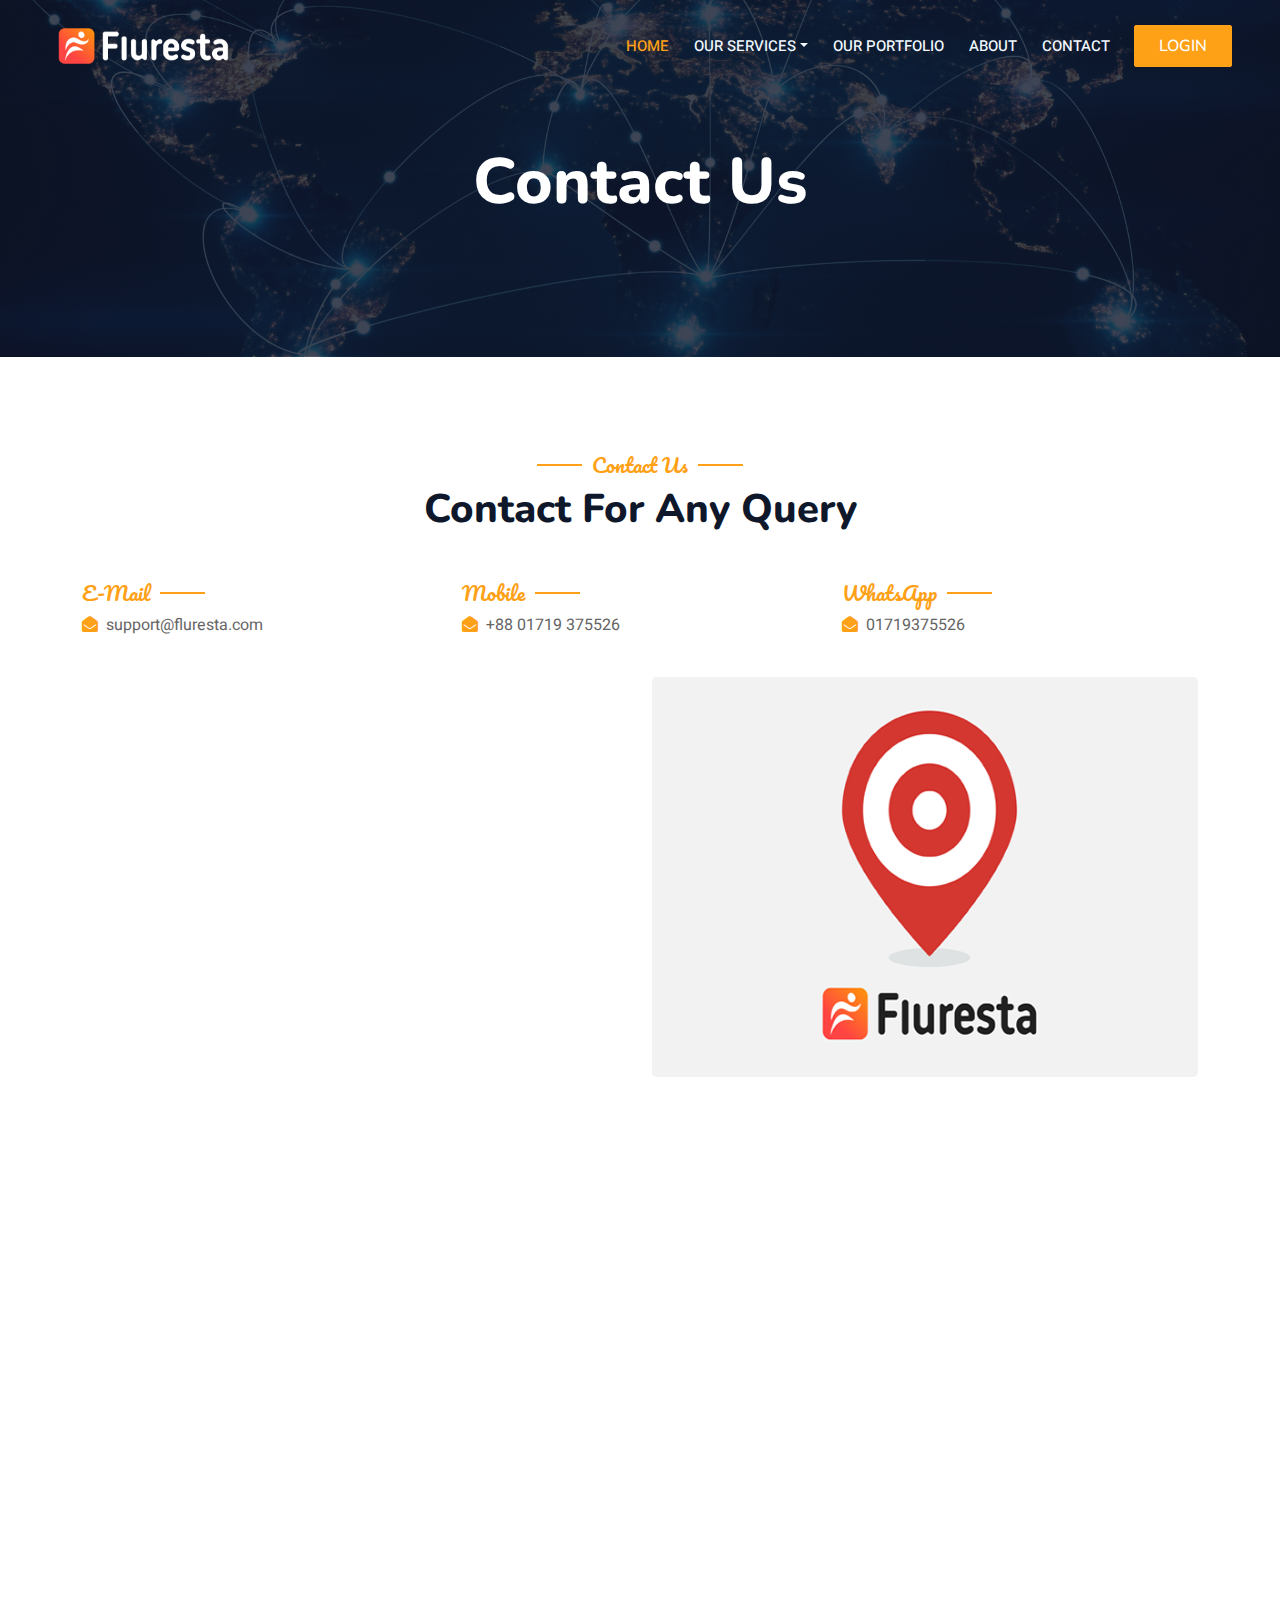
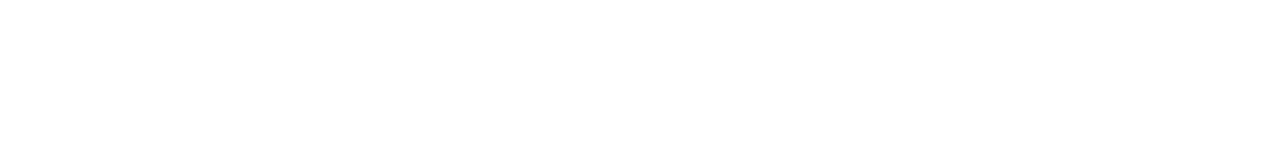
<file: contact.html>
<!DOCTYPE html>
<html lang="en">

<head>
    <meta charset="utf-8">
    <title>Contact Us || Serving Better Teconology || Fluresta</title>
    <meta content="width=device-width, initial-scale=1.0" name="viewport">
    <meta content="" name="keywords">
    <meta content="" name="description">

    <!-- Favicon -->
    <link href="img/favicon.ico" rel="icon">

    <!-- Google Web Fonts -->
    <link rel="preconnect" href="https://fonts.googleapis.com">
    <link rel="preconnect" href="https://fonts.gstatic.com" crossorigin>
    <link href="https://fonts.googleapis.com/css2?family=Heebo:wght@400;500;600&family=Nunito:wght@600;700;800&family=Pacifico&display=swap" rel="stylesheet">

    <!-- Icon Font Stylesheet -->
    <link href="https://cdnjs.cloudflare.com/ajax/libs/font-awesome/5.10.0/css/all.min.css" rel="stylesheet">
    <link href="https://cdn.jsdelivr.net/npm/bootstrap-icons@1.4.1/font/bootstrap-icons.css" rel="stylesheet">

    <!-- Libraries Stylesheet -->
    <link href="lib/animate/animate.min.css" rel="stylesheet">
    <link href="lib/owlcarousel/assets/owl.carousel.min.css" rel="stylesheet">
    <link href="lib/tempusdominus/css/tempusdominus-bootstrap-4.min.css" rel="stylesheet" />

    <!-- Customized Bootstrap Stylesheet -->
    <link href="css/bootstrap.min.css" rel="stylesheet">

    <!-- Template Stylesheet -->
    <link href="css/style.css" rel="stylesheet">
</head>

<body>
    <div class="container-xxl bg-white p-0">
        <!-- Spinner Start -->
        <div id="spinner" class="show bg-white position-fixed translate-middle w-100 vh-100 top-50 start-50 d-flex align-items-center justify-content-center">
            <div class="spinner-border text-primary" style="width: 3rem; height: 3rem;" role="status">
                <span class="sr-only">Loading...</span>
            </div>
        </div>
        <!-- Spinner End -->


        <!-- Navbar & Hero Start -->
        <div class="container-xxl position-relative p-0">
            <nav class="navbar navbar-expand-lg navbar-dark bg-dark px-4 px-lg-5 py-3 py-lg-0">
                <a href="https://fluresta.com" class="navbar-brand p-0">
                    <!-- <h1 class="text-primary m-0"><i class="fa fa-utensils me-3"></i>Fluresta</h1>-->
                    <img src="img/logo.png" alt="Logo"> 
                </a>
                <button class="navbar-toggler" type="button" data-bs-toggle="collapse" data-bs-target="#navbarCollapse">
                    <span class="fa fa-bars"></span>
                </button>
                <div class="collapse navbar-collapse" id="navbarCollapse">
                    <div class="navbar-nav ms-auto py-0 pe-4">
                        <a href="https://fluresta.com" class="nav-item nav-link active">Home</a>
                        

                        
                        <div class="nav-item dropdown">
                                <a href="service.html" class="nav-link dropdown-toggle" data-bs-toggle="dropdown">OUR SERVICES</a>
                            <div class="dropdown-menu m-0">
                                 <a href="domain.html" class="dropdown-item py-2">DOMAIN REGISTRATION</a>
                                <a href="webhosting.html" class="dropdown-item py-2">WEB HOSTING</a>
                                <a href="vps.html" class="dropdown-item py-2">VPS</a>
                                <a href="ssl.html" class="dropdown-item py-2">SSL CERTIFICATE</a>
                                <a href="wordpress.html" class="dropdown-item py-2">WORDPRESS CUSTOMIZATION</a>
                                <a href="content.html" class="dropdown-item py-2">CONTENT DEVELOPMENT</a>
                                <a href="ukbusiness.html" class="dropdown-item py-2">UK BUSINESS</a>
                                <a href="payment.html" class="dropdown-item py-2">PAYMENT GATEWAY CONSULTANT</a>
                            </div>
                        </div>

                        <a href="portfolio.html" class="nav-item nav-link">OUR PORTFOLIO</a>




                        <a href="about.html" class="nav-item nav-link">About</a>
                        <a href="contact.html" class="nav-item nav-link">Contact</a>

                    </div>
                    <a href="" class="btn btn-primary py-2 px-4">Login</a>
                </div>
            </nav>

            <div class="container-xxl py-5 bg-dark hero-header mb-5">
                <div class="container text-center my-5 pt-5 pb-4">
                    <h1 class="display-3 text-white mb-3 animated slideInDown">Contact Us</h1>
                    <!--<nav aria-label="breadcrumb">
                        <ol class="breadcrumb justify-content-center text-uppercase">
                            <li class="breadcrumb-item"><a href="#">Home</a></li>
                            <li class="breadcrumb-item"><a href="#">Pages</a></li>
                            <li class="breadcrumb-item text-white active" aria-current="page">Contact</li>
                        </ol>
                    </nav>-->
                </div>
            </div>
        </div>
        <!-- Navbar & Hero End -->


        <!-- Contact Start -->
        <div class="container-xxl py-5">
            <div class="container">
                <div class="text-center wow fadeInUp" data-wow-delay="0.1s">
                    <h5 class="section-title ff-secondary text-center text-primary fw-normal">Contact Us</h5>
                    <h1 class="mb-5">Contact For Any Query</h1>
                </div>
                <div class="row g-4">
                    <div class="col-12">
                        <div class="row gy-4">
                            <div class="col-md-4">
                                <h5 class="section-title ff-secondary fw-normal text-start text-primary">E-Mail</h5>
                                <p><i class="fa fa-envelope-open text-primary me-2"></i>support@fluresta.com</p>
                            </div>
                            <div class="col-md-4">
                                <h5 class="section-title ff-secondary fw-normal text-start text-primary">Mobile</h5>
                                <p><i class="fa fa-envelope-open text-primary me-2"></i>+88 01719 375526</p>
                            </div>
                            <div class="col-md-4">
                                <h5 class="section-title ff-secondary fw-normal text-start text-primary">WhatsApp</h5>
                                <p><i class="fa fa-envelope-open text-primary me-2"></i>01719375526</p>
                            </div>
                        </div>
                    </div>
                    <div class="col-md-6 wow fadeIn" data-wow-delay="0.1s">
                        <iframe src="https://www.google.com/maps/embed?pb=!1m14!1m8!1m3!1d905.8325564088219!2d90.4047278!3d24.7498644!3m2!1i1024!2i768!4f13.1!3m3!1m2!1s0x37564f23290440cb%3A0xe8727d3558b38af6!2sFluresta!5e0!3m2!1sen!2sbd!4v1683617830897!5m2!1sen!2sbd" width="600" height="400" style="border:0;" allowfullscreen="" loading="lazy" referrerpolicy="no-referrer-when-downgrade"></iframe>
                    </div>
                    <div class="col-md-6">
                        <div class="wow fadeInUp" data-wow-delay="0.2s">
                            <!-- <form>
                                <div class="row g-3">
                                    <div class="col-md-6">
                                        <div class="form-floating">
                                            <input type="text" class="form-control" id="name" placeholder="Your Name">
                                            <label for="name">Your Name</label>
                                        </div>
                                    </div>
                                    <div class="col-md-6">
                                        <div class="form-floating">
                                            <input type="email" class="form-control" id="email" placeholder="Your Email">
                                            <label for="email">Your Email</label>
                                        </div>
                                    </div>
                                    <div class="col-12">
                                        <div class="form-floating">
                                            <input type="text" class="form-control" id="subject" placeholder="Subject">
                                            <label for="subject">Subject</label>
                                        </div>
                                    </div>
                                    <div class="col-12">
                                        <div class="form-floating">
                                            <textarea class="form-control" placeholder="Leave a message here" id="message" style="height: 150px"></textarea>
                                            <label for="message">Message</label>
                                        </div>
                                    </div>
                                    <div class="col-12">
                                        <button class="btn btn-primary w-100 py-3" type="submit">Send Message</button>
                                    </div>
                                </div>
                            </form> -->
                            <img src="img/Location.png" alt="Location" class="w-100 rounded-3" height="400px">
                        </div>
                    </div>
                </div>
            </div>
        </div>
        <!-- Contact End -->


        <!-- Footer Start -->
        <div class="container-fluid bg-dark text-light footer pt-5 mt-5 wow fadeIn" data-wow-delay="0.1s">
            <div class="container py-5">
                <div class="row g-5">
                    <div class="col-lg-3 col-md-6">
                        <h4 class="section-title ff-secondary text-start text-primary fw-normal mb-4">Fluresta</h4>
                        <p>Our goal  is to ensure users have the necessary technical resources and assistance to effectively perform their online based-work.</p>
                        <div class="mt-4">
                            <a href="https://fluresta.com">
                                <img class="img-fluid w-50" src="img/logo.png" alt="logo">
                           </a>
                        </div>
                    </div>
                    <div class="col-lg-3 col-md-6">
                        <h4 class="section-title ff-secondary text-start text-primary fw-normal mb-4">Company</h4>
                        <a class="btn btn-link" href="https://fluresta.com">Home</a>
                        <a class="btn btn-link" href="domain.html">Domain Registration</a>
                        <a class="btn btn-link" href="wordpress.html">Wordpress Customization</a>
                        <a class="btn btn-link" href="">Privacy Policy</a>
                        <a class="btn btn-link" href="">Terms & Condition</a>
                    </div>
                      <div class="col-lg-3 col-md-6">
                        <h4 class="section-title ff-secondary text-start text-primary fw-normal mb-4">Office Hours</h4>
                        <h5 class="text-light fw-normal">Sunday - Thursdays</h5>
                        <p>10AM - 09PM</p>
                        <h5 class="text-light fw-normal">Saturday</h5>
                        <p>12PM - 4PM</p>
                    </div>
                    <div class="col-lg-3 col-md-6">
                        <h4 class="section-title ff-secondary text-start text-primary fw-normal mb-4">Contact</h4>
                        <p class="mb-2"><i class="fa fa-map-marker-alt me-3"></i>87 Dhopokhola , Mymensingh</p>
                        <p class="mb-2"><i class="fa fa-phone-alt me-3"></i>+88 01719 375526</p>
                        <p class="mb-2"><i class="fa fa-envelope me-3"></i>support@fluresta.com</p>
                        <p class="mb-2"><i class="fa fa-headphones-alt me-3"></i>24/7 online customer support</p>
                        <div class="d-flex pt-2">
                            <a class="btn btn-outline-light btn-social" href=""><i class="fab fa-twitter"></i></a>
                            <a class="btn btn-outline-light btn-social" href="https://www.facebook.com/fluresta" target="_blank"><i class="fab fa-facebook-f"></i></a>
                            <a class="btn btn-outline-light btn-social" href=""><i class="fab fa-youtube"></i></a>
                            <a class="btn btn-outline-light btn-social" href=""><i class="fab fa-linkedin-in"></i></a>
                        </div>
                    </div>
                </div>
                <div class="payment-option mt-5 pt-4 col-md-5 mx-auto">
                    <img class="img-fluid" src="img/payment-option.png" alt="payment option">
                </div>
            </div>
            <div class="container">
                <div class="copyright">
                    <div class="row">
                        <div class="text-center  mb-3 mb-md-0">
                            2023 &copy; by Fluresta . All Right Reserved.
                        </div>

                    </div>
                </div>
            </div>
        </div>
        <!-- Footer End -->


        <!-- Back to Top -->
        <!-- <a href="#" class="btn btn-lg btn-primary btn-lg-square back-to-top"><i class="bi bi-arrow-up"></i></a> -->
    </div>

    <!-- JavaScript Libraries -->
    <script src="https://code.jquery.com/jquery-3.4.1.min.js"></script>
    <script src="https://cdn.jsdelivr.net/npm/bootstrap@5.0.0/dist/js/bootstrap.bundle.min.js"></script>
    <script src="lib/wow/wow.min.js"></script>
    <script src="lib/easing/easing.min.js"></script>
    <script src="lib/waypoints/waypoints.min.js"></script>
    <script src="lib/counterup/counterup.min.js"></script>
    <script src="lib/owlcarousel/owl.carousel.min.js"></script>
    <script src="lib/tempusdominus/js/moment.min.js"></script>
    <script src="lib/tempusdominus/js/moment-timezone.min.js"></script>
    <script src="lib/tempusdominus/js/tempusdominus-bootstrap-4.min.js"></script>

    <!-- Template Javascript -->
    <script src="js/main.js"></script>


    <div id="fb-root"></div>

    <!-- Your Chat Plugin code -->
    <div id="fb-customer-chat" class="fb-customerchat">
    </div>

    <script>
      var chatbox = document.getElementById('fb-customer-chat');
      chatbox.setAttribute("page_id", "102589046098539");
      chatbox.setAttribute("attribution", "biz_inbox");
    </script>

    <!-- Your SDK code -->
    <script>
      window.fbAsyncInit = function() {
        FB.init({
          xfbml            : true,
          version          : 'v16.0'
        });
      };

      (function(d, s, id) {
        var js, fjs = d.getElementsByTagName(s)[0];
        if (d.getElementById(id)) return;
        js = d.createElement(s); js.id = id;
        js.src = 'https://connect.facebook.net/en_US/sdk/xfbml.customerchat.js';
        fjs.parentNode.insertBefore(js, fjs);
      }(document, 'script', 'facebook-jssdk'));
    </script>



</body>

</html>
</file>
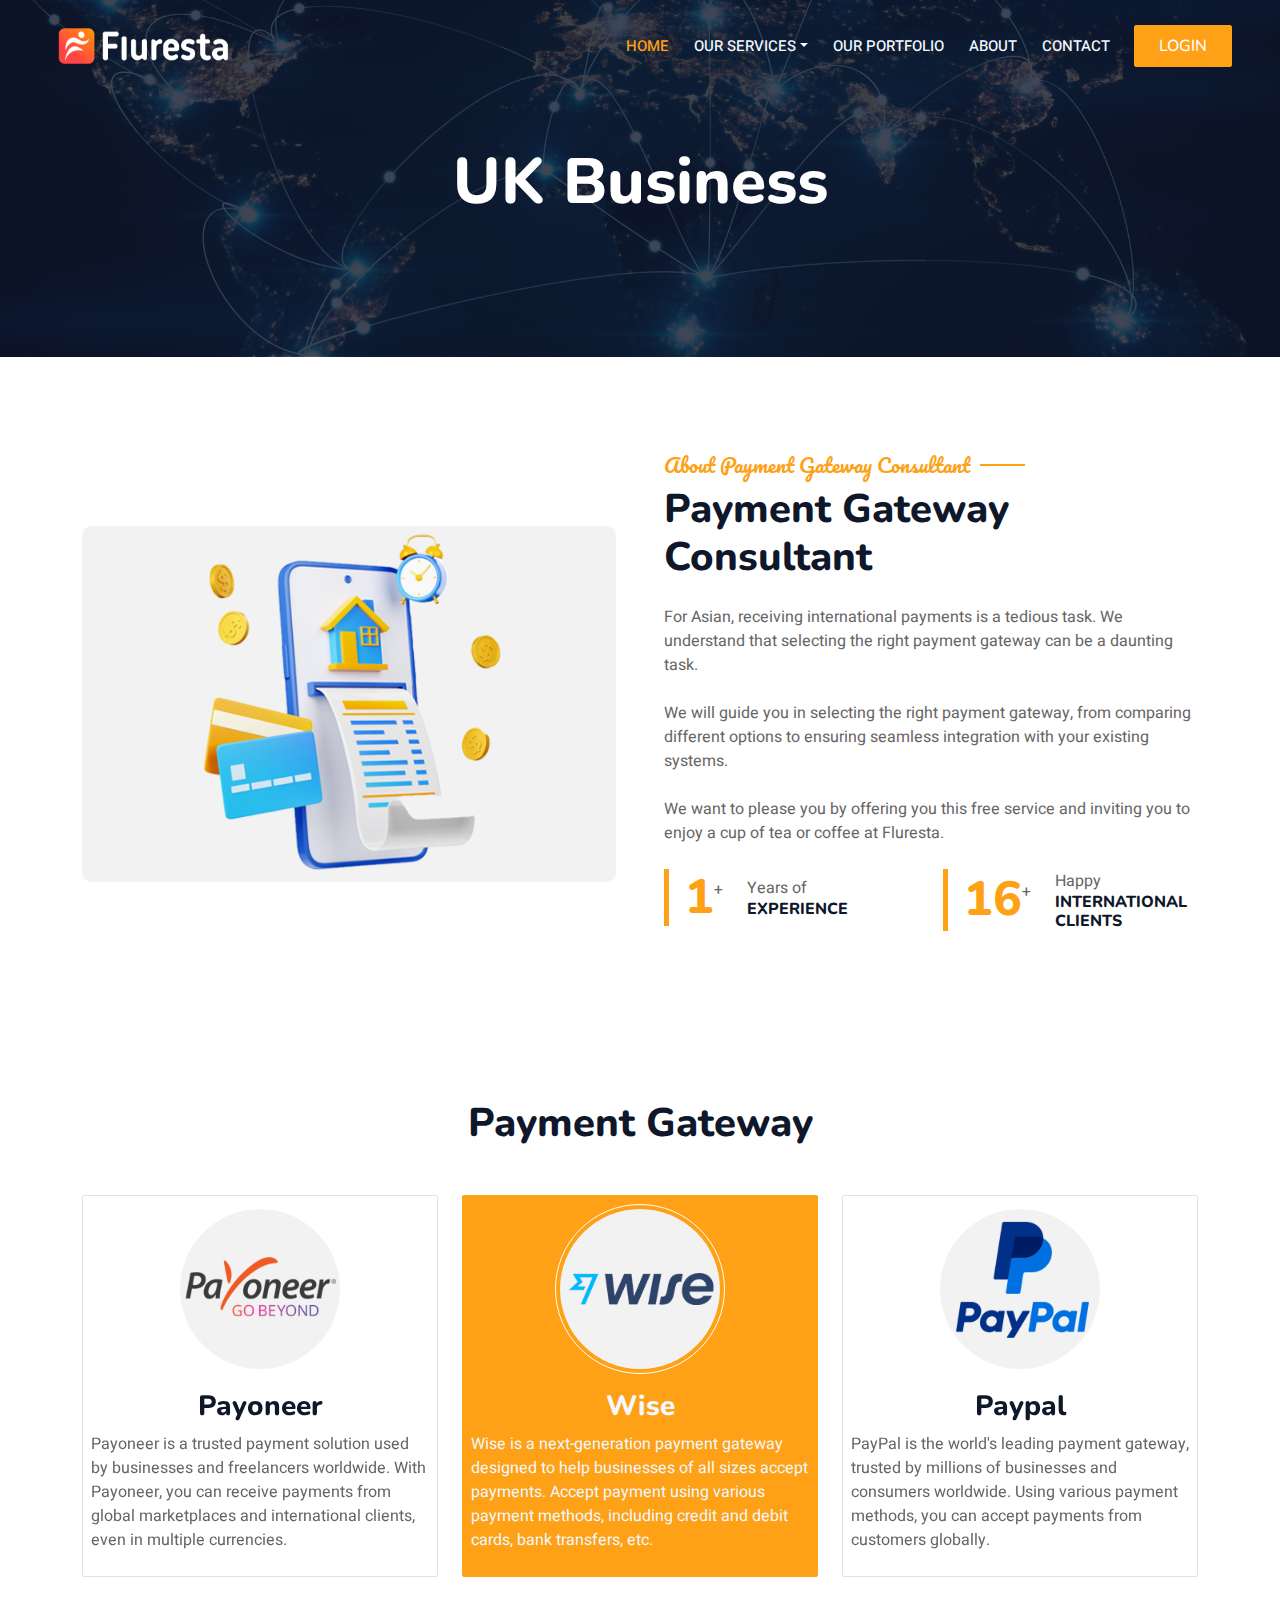
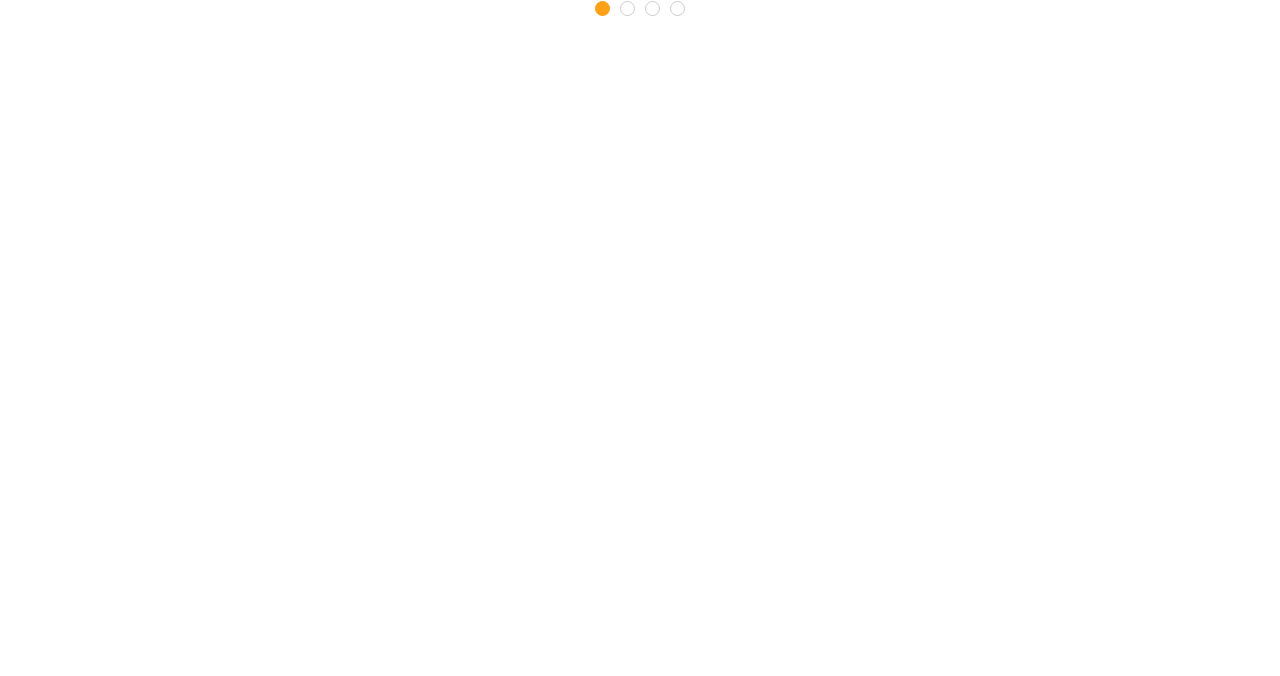
<file: payment.html>
<!DOCTYPE html>
<html lang="en">

<head>
    <meta charset="utf-8">
    <title>Content Development || Serving Better Teconology || Fluresta</title>
    <meta content="width=device-width, initial-scale=1.0" name="viewport">
    <meta content="" name="keywords">
    <meta content="" name="description">

    <!-- Favicon -->
    <link href="img/favicon.ico" rel="icon">

    <!-- Google Web Fonts -->
    <link rel="preconnect" href="https://fonts.googleapis.com">
    <link rel="preconnect" href="https://fonts.gstatic.com" crossorigin>
    <link
        href="https://fonts.googleapis.com/css2?family=Heebo:wght@400;500;600&family=Nunito:wght@600;700;800&family=Pacifico&display=swap"
        rel="stylesheet">

    <!-- Icon Font Stylesheet -->
    <link href="https://cdnjs.cloudflare.com/ajax/libs/font-awesome/5.10.0/css/all.min.css" rel="stylesheet">
    <link href="https://cdn.jsdelivr.net/npm/bootstrap-icons@1.4.1/font/bootstrap-icons.css" rel="stylesheet">

    <!-- Libraries Stylesheet -->
    <link href="lib/animate/animate.min.css" rel="stylesheet">
    <link href="lib/owlcarousel/assets/owl.carousel.min.css" rel="stylesheet">
    <link href="lib/tempusdominus/css/tempusdominus-bootstrap-4.min.css" rel="stylesheet" />

    <!-- Customized Bootstrap Stylesheet -->
    <link href="css/bootstrap.min.css" rel="stylesheet">

    <!-- Template Stylesheet -->
    <link href="css/style.css" rel="stylesheet">
</head>

<body>
    <div class="container-xxl bg-white p-0">
        <!-- Spinner Start -->
        <div id="spinner"
            class="show bg-white position-fixed translate-middle w-100 vh-100 top-50 start-50 d-flex align-items-center justify-content-center">
            <div class="spinner-border text-primary" style="width: 3rem; height: 3rem;" role="status">
                <span class="sr-only">Loading...</span>
            </div>
        </div>
        <!-- Spinner End -->


        <!-- Navbar & Hero Start -->
        <div class="container-xxl position-relative p-0">
            <nav class="navbar navbar-expand-lg navbar-dark bg-dark px-4 px-lg-5 py-3 py-lg-0">
                <a href="https://fluresta.com" class="navbar-brand p-0">
                    <!-- <h1 class="text-primary m-0"><i class="fa fa-utensils me-3"></i>Fluresta</h1>-->
                    <img src="img/logo.png" alt="Logo"> 
                </a>
                <button class="navbar-toggler" type="button" data-bs-toggle="collapse" data-bs-target="#navbarCollapse">
                    <span class="fa fa-bars"></span>
                </button>
                <div class="collapse navbar-collapse" id="navbarCollapse">
                    <div class="navbar-nav ms-auto py-0 pe-4">
                        <a href="https://fluresta.com" class="nav-item nav-link active">Home</a>
                        <div class="nav-item dropdown">
                            <a href="service.html" class="nav-link dropdown-toggle" data-bs-toggle="dropdown">OUR
                                SERVICES</a>
                            <div class="dropdown-menu m-0">
                                 <a href="domain.html" class="dropdown-item py-2">DOMAIN REGISTRATION</a>
                                <a href="webhosting.html" class="dropdown-item py-2">WEB HOSTING</a>
                                <a href="vps.html" class="dropdown-item py-2">VPS</a>
                                <a href="ssl.html" class="dropdown-item py-2">SSL CERTIFICATE</a>
                                <a href="wordpress.html" class="dropdown-item py-2">WORDPRESS CUSTOMIZATION</a>
                                <a href="content.html" class="dropdown-item py-2">CONTENT DEVELOPMENT</a>
                                <a href="ukbusiness.html" class="dropdown-item py-2">UK BUSINESS</a>
                                <a href="payment.html" class="dropdown-item py-2">PAYMENT GATEWAY CONSULTANT</a>
                            </div>
                        </div>

                        <a href="portfolio.html" class="nav-item nav-link">OUR PORTFOLIO</a>
                        <a href="about.html" class="nav-item nav-link">About</a>
                        <a href="contact.html" class="nav-item nav-link">Contact</a>

                    </div>
                    <a href="" class="btn btn-primary py-2 px-4">Login</a>
                </div>
            </nav>

            <div class="container-xxl py-5 bg-dark hero-header mb-5">
                <div class="container text-center my-5 pt-5 pb-4">
                    <h1 class="display-3 text-white mb-3 animated slideInDown">UK Business</h1>
                    <!-- <nav aria-label="breadcrumb">
                        <ol class="breadcrumb justify-content-center text-uppercase">
                            <li class="breadcrumb-item"><a href="#">Home</a></li>
                            <li class="breadcrumb-item"><a href="#">Pages</a></li>
                            <li class="breadcrumb-item text-white active" aria-current="page">UK Business</li>
                        </ol>
                    </nav> -->
                </div>
            </div>
        </div>
        <!-- Navbar & Hero End -->


        <!-- Testimonial Start -->
        <!-- <div class="container-xxl py-5 wow fadeInUp" data-wow-delay="0.1s">
            <div class="container">
                <div class="text-center">
                    <h5 class="section-title ff-secondary text-center text-primary fw-normal">Testimonial</h5>
                    <h1 class="mb-5">Our Clients Say!!!</h1>
                </div>
                <div class="owl-carousel testimonial-carousel">
                    <div class="testimonial-item bg-transparent border rounded p-4">
                        <i class="fa fa-quote-left fa-2x text-primary mb-3"></i>
                        <p>Dolor et eos labore, stet justo sed est sed. Diam sed sed dolor stet amet eirmod eos labore diam</p>
                        <div class="d-flex align-items-center">
                            <img class="img-fluid flex-shrink-0 rounded-circle" src="img/testimonial-1.jpg" style="width: 50px; height: 50px;">
                            <div class="ps-3">
                                <h5 class="mb-1">Client Name</h5>
                                <small>Profession</small>
                            </div>
                        </div>
                    </div>
                    <div class="testimonial-item bg-transparent border rounded p-4">
                        <i class="fa fa-quote-left fa-2x text-primary mb-3"></i>
                        <p>Dolor et eos labore, stet justo sed est sed. Diam sed sed dolor stet amet eirmod eos labore diam</p>
                        <div class="d-flex align-items-center">
                            <img class="img-fluid flex-shrink-0 rounded-circle" src="img/testimonial-2.jpg" style="width: 50px; height: 50px;">
                            <div class="ps-3">
                                <h5 class="mb-1">Client Name</h5>
                                <small>Profession</small>
                            </div>
                        </div>
                    </div>
                    <div class="testimonial-item bg-transparent border rounded p-4">
                        <i class="fa fa-quote-left fa-2x text-primary mb-3"></i>
                        <p>Dolor et eos labore, stet justo sed est sed. Diam sed sed dolor stet amet eirmod eos labore diam</p>
                        <div class="d-flex align-items-center">
                            <img class="img-fluid flex-shrink-0 rounded-circle" src="img/testimonial-3.jpg" style="width: 50px; height: 50px;">
                            <div class="ps-3">
                                <h5 class="mb-1">Client Name</h5>
                                <small>Profession</small>
                            </div>
                        </div>
                    </div>
                    <div class="testimonial-item bg-transparent border rounded p-4">
                        <i class="fa fa-quote-left fa-2x text-primary mb-3"></i>
                        <p>Dolor et eos labore, stet justo sed est sed. Diam sed sed dolor stet amet eirmod eos labore diam</p>
                        <div class="d-flex align-items-center">
                            <img class="img-fluid flex-shrink-0 rounded-circle" src="img/testimonial-4.jpg" style="width: 50px; height: 50px;">
                            <div class="ps-3">
                                <h5 class="mb-1">Client Name</h5>
                                <small>Profession</small>
                            </div>
                        </div>
                    </div>
                </div>
            </div>
        </div> -->
        <!-- Testimonial End -->
        <!-- About Start -->
        <div class="container-xxl py-5">
            <div class="container">
                <div class="row g-5 align-items-center">
                    <div class="col-lg-6">
                        <!-- <div class="row g-3">
                            <div class="col-6 text-start">
                                <img class="img-fluid rounded w-100 wow zoomIn" data-wow-delay="0.1s"
                                    src="img/office100.jpg">
                            </div>
                            <div class="col-6 text-start">
                                <img class="img-fluid rounded w-75 wow zoomIn" data-wow-delay="0.3s"
                                    src="img/office101.jpg" style="margin-top: 5%;">
                            </div>
                            <div class="col-6 text-end">
                                <img class="img-fluid rounded w-75 wow zoomIn" data-wow-delay="0.5s"
                                    src="img/office103.jpg">
                            </div>
                            <div class="col-6 text-end">
                                <img class="img-fluid rounded w-100 wow zoomIn" data-wow-delay="0.7s"
                                    src="img/office104.jpg">
                            </div>
                        </div> -->
                        <img src="img/Payment.png" class="img-fluid common-section-img p-0 w-100" alt="Payment gateway">
                    </div>
                    <div class="col-lg-6">
                        <h5 class="section-title ff-secondary text-start text-primary fw-normal">About Payment Gateway Consultant</h5>
                        
                        <h1 class="mb-4">Payment Gateway Consultant</h1>

                        <p class="mb-4">For Asian, receiving international payments is a tedious task. We understand that selecting the right payment gateway can be a daunting task.</p>
                        <p class="mb-4">We will guide you in selecting the right payment gateway, from comparing different options to ensuring seamless integration with your existing systems.</p>
                        <p class="mb-4">We want to please you by offering you this free service and inviting you to enjoy a cup of tea or coffee at Fluresta.</p>
                        <div class="row g-4 mb-4">
                            <div class="col-sm-6">
                                <div class="d-flex align-items-center border-start border-5 border-primary px-3">
                                    <h1 class="flex-shrink-0 display-5 text-primary mb-0" data-toggle="counter-up">3
                                    </h1>
                                    <P>+</P>
                                    <div class="ps-4">
                                        <p class="mb-0">Years of</p>
                                        <h6 class="text-uppercase mb-0">Experience</h6>
                                    </div>
                                </div>
                            </div>
                            <div class="col-sm-6">
                                <div class="d-flex align-items-center border-start border-5 border-primary px-3">
                                    <h1 class="flex-shrink-0 display-5 text-primary mb-0" data-toggle="counter-up">50
                                    </h1>
                                    <P>+</P>
                                    <div class="ps-4">
                                        <p class="mb-0">Happy</p>
                                        <h6 class="text-uppercase mb-0">International Clients</h6>
                                    </div>
                                </div>
                            </div>
                        </div>
                         <!-- <a class="btn btn-primary py-3 px-5 mt-2" href="">Read More</a> -->
                    </div>
                </div>
            </div>
        </div>
        <!-- About End -->
        <!-- web hosting packege start -->
        <section class="container-xxl py-5 payment-slider">
            <div class="container">
                <div class="row">
                    <h1 class="text-center my-5 text-capitalize">Payment gateway</h1>
                    <div class="owl-carousel testimonial-carousel">
                        <div class="testimonial-item border rounded p-2">
                           <div class="d-flex flex-column justify-content-center align-items-center">
                                <div class="rounded-circle border border-white p-1">
                                    <img src="img/Wiselogo.png" class="rounded-circle" alt="Wise">
                                </div>
                                <div class="details mt-3">
                                    <h3 class="text-center">Wise</h3>
                                    <p>Wise is a next-generation payment gateway designed to help businesses of all sizes accept payments. Accept payment using various payment methods, including credit and debit cards, bank transfers, etc.</p>    
                                </div>
                           </div>
                        </div>
                        <div class="testimonial-item border rounded p-2">
                            <div class="d-flex flex-column justify-content-center align-items-center">
                                <div class="rounded-circle border border-white p-1">
                                    <img src="img/PayPal.png" class="rounded-circle" alt="Wise">
                                </div>
                                <div class="details mt-3">
                                    <h3 class="text-center">Paypal</h3>
                                    <p>PayPal is the world's leading payment gateway, trusted by millions of businesses and consumers worldwide. Using various payment methods, you can accept payments from customers globally.</p>    
                                </div>
                           </div>
                        </div>
                        <div class="testimonial-item border rounded p-2">
                            <div class="d-flex flex-column justify-content-center align-items-center">
                                <div class="rounded-circle border border-white p-1">
                                    <img src="img/Stripe.png" class="rounded-circle" alt="Wise">
                                </div>
                                <div class="details mt-3">
                                    <h3 class="text-center">Stirpe</h3>
                                    <p>Stripe is a leading payment gateway, and you can accept payments from customers worldwide using various payment methods, including credit and debit cards, Apple Pay, Google Pay, and more.</p>
                                </div>
                           </div>
                        </div>
                        <div class="testimonial-item border rounded p-2">
                            <div class="d-flex flex-column justify-content-center align-items-center">
                                <div class="rounded-circle border border-white p-1">
                                    <img src="img/Payoneer.png" class="rounded-circle" alt="Wise">
                                </div>
                                <div class="details mt-3">
                                    <h3 class="text-center">Payoneer</h3>
                                    <p>Payoneer is a trusted payment solution used by businesses and freelancers worldwide. With Payoneer, you can receive payments from global marketplaces and international clients, even in multiple currencies.</p>
                                </div>
                           </div>
                        </div>
                    </div>  
                </div>
            </div>
        </section>
        <!-- web hosting packege end -->
       <!-- Footer Start -->
       <div class="container-fluid bg-dark text-light footer pt-5 mt-5 wow fadeIn" data-wow-delay="0.1s">
        <div class="container py-5">
            <div class="row g-5">
                <div class="col-lg-3 col-md-6">
                    <h4 class="section-title ff-secondary text-start text-primary fw-normal mb-4">Fluresta</h4>
                    <p>Our goal  is to ensure users have the necessary technical resources and assistance to effectively perform their online based-work.</p>
                    <div class="mt-4">
                        <a href="https://fluresta.com">
                                <img class="img-fluid w-50" src="img/logo.png" alt="logo">
                           </a>
                    </div>
                </div>
                <div class="col-lg-3 col-md-6">
                    <h4 class="section-title ff-secondary text-start text-primary fw-normal mb-4">Company</h4>
                    <a class="btn btn-link" href="https://fluresta.com">Home</a>
                    <a class="btn btn-link" href="domain.html">Domain Registration</a>
                    <a class="btn btn-link" href="wordpress.html">Wordpress Customization</a>
                    <a class="btn btn-link" href="">Privacy Policy</a>
                    <a class="btn btn-link" href="">Terms & Condition</a>
                </div>
                  <div class="col-lg-3 col-md-6">
                    <h4 class="section-title ff-secondary text-start text-primary fw-normal mb-4">Office Hours</h4>
                    <h5 class="text-light fw-normal">Sunday - Thursdays</h5>
                    <p>10AM - 09PM</p>
                    <h5 class="text-light fw-normal">Saturday</h5>
                    <p>12PM - 4PM</p>
                </div>
                <div class="col-lg-3 col-md-6">
                    <h4 class="section-title ff-secondary text-start text-primary fw-normal mb-4">Contact</h4>
                    <p class="mb-2"><i class="fa fa-map-marker-alt me-3"></i>87 Dhopokhola , Mymensingh</p>
                    <p class="mb-2"><i class="fa fa-phone-alt me-3"></i>+88 01719 375526</p>
                    <p class="mb-2"><i class="fa fa-envelope me-3"></i>support@fluresta.com</p>
                    <p class="mb-2"><i class="fa fa-headphones-alt me-3"></i>24/7 online customer support</p>
                    <div class="d-flex pt-2">
                        <a class="btn btn-outline-light btn-social" href=""><i class="fab fa-twitter"></i></a>
                        <a class="btn btn-outline-light btn-social" href="https://www.facebook.com/fluresta" target="_blank"><i class="fab fa-facebook-f"></i></a>
                        <a class="btn btn-outline-light btn-social" href=""><i class="fab fa-youtube"></i></a>
                        <a class="btn btn-outline-light btn-social" href=""><i class="fab fa-linkedin-in"></i></a>
                    </div>
                </div>
            </div>
            <div class="payment-option mt-5 pt-4 col-md-5 mx-auto">
                <img class="img-fluid" src="img/payment-option.png" alt="payment option">
            </div>
        </div>
        <div class="container">
            <div class="copyright">
                <div class="row">
                    <div class="text-center  mb-3 mb-md-0">
                        2023 &copy; by Fluresta . All Right Reserved.
                    </div>

                </div>
            </div>
        </div>
    </div>
    <!-- Footer End -->


        <!-- Back to Top -->
        <!-- <a href="#" class="btn btn-lg btn-primary btn-lg-square back-to-top"><i class="bi bi-arrow-up"></i></a> -->
    </div>

    <!-- JavaScript Libraries -->
    <script src="https://code.jquery.com/jquery-3.4.1.min.js"></script>
    <script src="https://cdn.jsdelivr.net/npm/bootstrap@5.0.0/dist/js/bootstrap.bundle.min.js"></script>
    <script src="lib/wow/wow.min.js"></script>
    <script src="lib/easing/easing.min.js"></script>
    <script src="lib/waypoints/waypoints.min.js"></script>
    <script src="lib/counterup/counterup.min.js"></script>
    <script src="lib/owlcarousel/owl.carousel.min.js"></script>
    <script src="lib/tempusdominus/js/moment.min.js"></script>
    <script src="lib/tempusdominus/js/moment-timezone.min.js"></script>
    <script src="lib/tempusdominus/js/tempusdominus-bootstrap-4.min.js"></script>

    <!-- Template Javascript -->
    <script src="js/main.js"></script>


    <div id="fb-root"></div>

    <!-- Your Chat Plugin code -->
    <div id="fb-customer-chat" class="fb-customerchat">
    </div>

    <script>
      var chatbox = document.getElementById('fb-customer-chat');
      chatbox.setAttribute("page_id", "102589046098539");
      chatbox.setAttribute("attribution", "biz_inbox");
    </script>

    <!-- Your SDK code -->
    <script>
      window.fbAsyncInit = function() {
        FB.init({
          xfbml            : true,
          version          : 'v16.0'
        });
      };

      (function(d, s, id) {
        var js, fjs = d.getElementsByTagName(s)[0];
        if (d.getElementById(id)) return;
        js = d.createElement(s); js.id = id;
        js.src = 'https://connect.facebook.net/en_US/sdk/xfbml.customerchat.js';
        fjs.parentNode.insertBefore(js, fjs);
      }(document, 'script', 'facebook-jssdk'));
    </script>



</body>

</html>
</file>
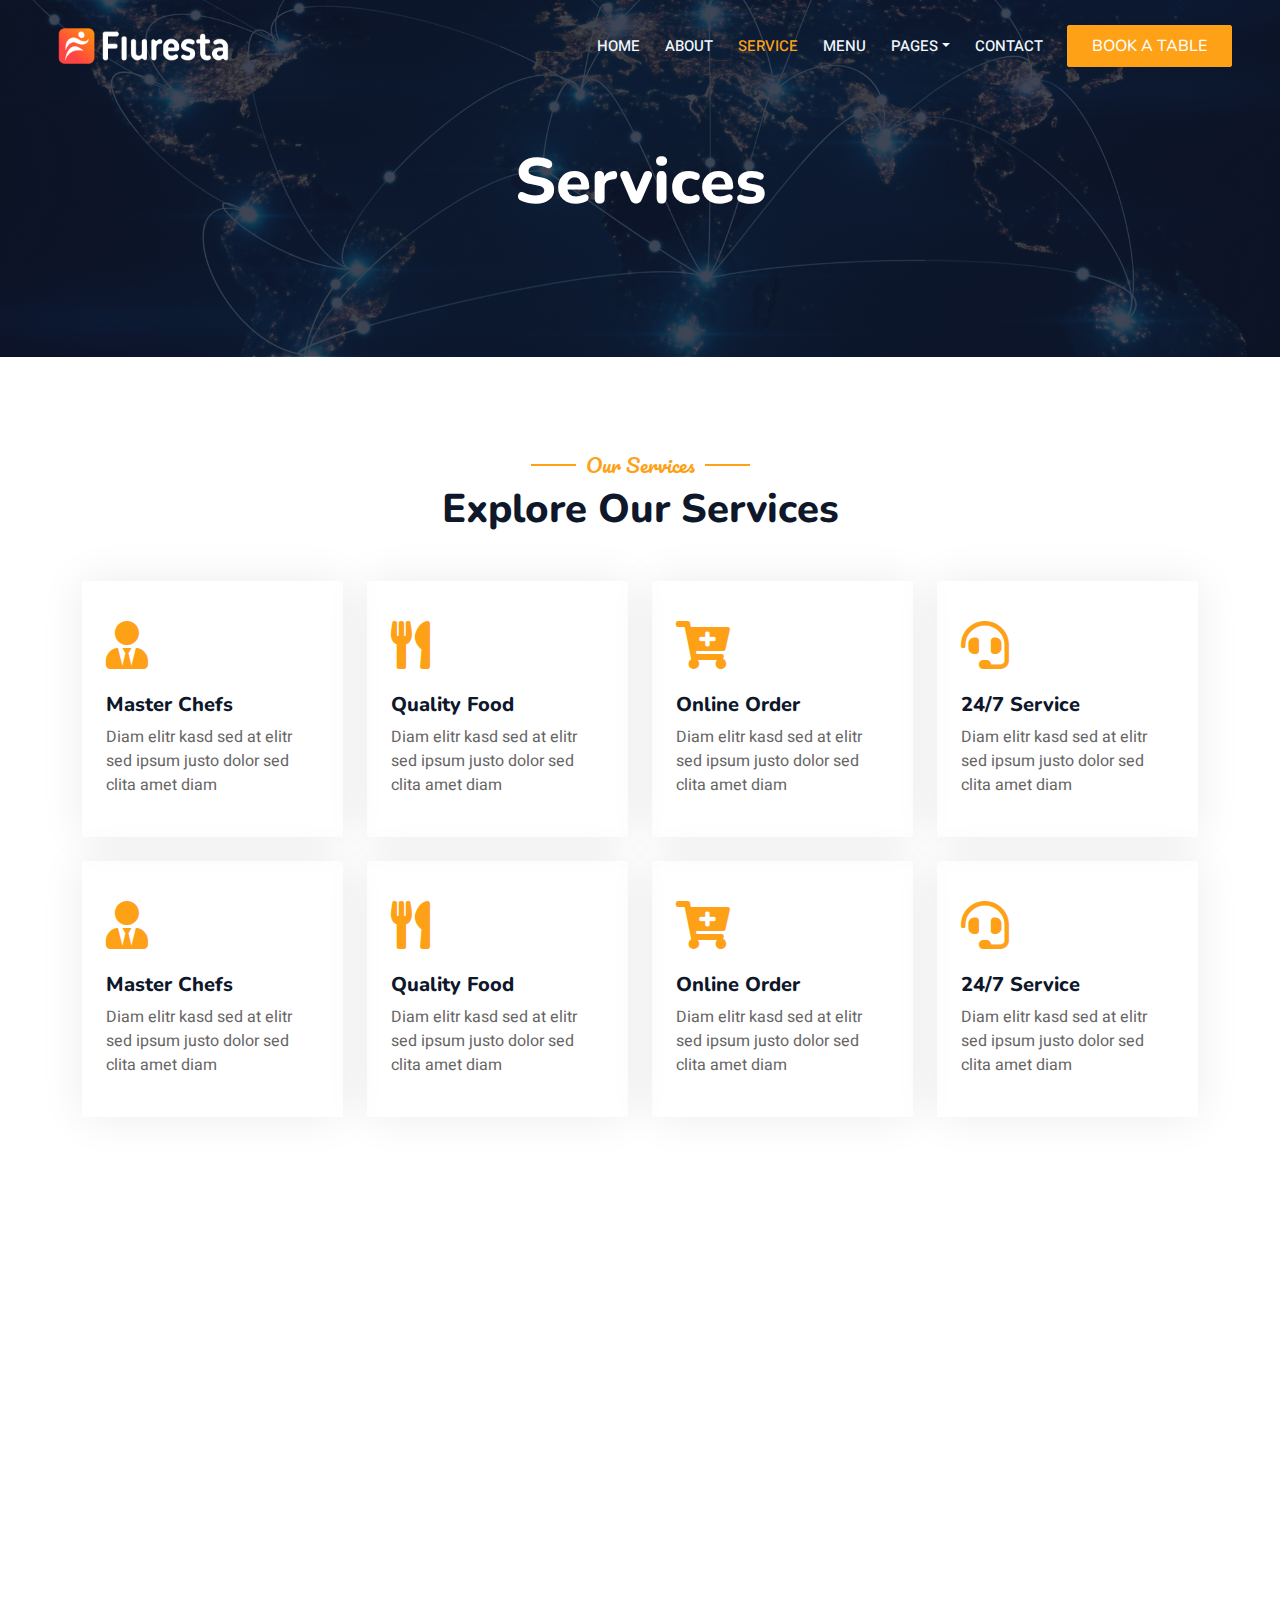
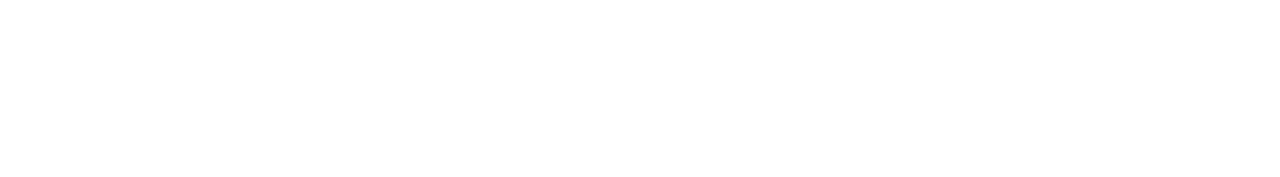
<file: service.html>
<!DOCTYPE html>
<html lang="en">

<head>
    <meta charset="utf-8">
    <title>Service || Serving Better Teconology || Fluresta</title>
    <meta content="width=device-width, initial-scale=1.0" name="viewport">
    <meta content="" name="keywords">
    <meta content="" name="description">

    <!-- Favicon -->
    <link href="img/favicon.ico" rel="icon">

    <!-- Google Web Fonts -->
    <link rel="preconnect" href="https://fonts.googleapis.com">
    <link rel="preconnect" href="https://fonts.gstatic.com" crossorigin>
    <link href="https://fonts.googleapis.com/css2?family=Heebo:wght@400;500;600&family=Nunito:wght@600;700;800&family=Pacifico&display=swap" rel="stylesheet">

    <!-- Icon Font Stylesheet -->
    <link href="https://cdnjs.cloudflare.com/ajax/libs/font-awesome/5.10.0/css/all.min.css" rel="stylesheet">
    <link href="https://cdn.jsdelivr.net/npm/bootstrap-icons@1.4.1/font/bootstrap-icons.css" rel="stylesheet">

    <!-- Libraries Stylesheet -->
    <link href="lib/animate/animate.min.css" rel="stylesheet">
    <link href="lib/owlcarousel/assets/owl.carousel.min.css" rel="stylesheet">
    <link href="lib/tempusdominus/css/tempusdominus-bootstrap-4.min.css" rel="stylesheet" />

    <!-- Customized Bootstrap Stylesheet -->
    <link href="css/bootstrap.min.css" rel="stylesheet">

    <!-- Template Stylesheet -->
    <link href="css/style.css" rel="stylesheet">
</head>

<body>
    <div class="container-xxl bg-white p-0">
        <!-- Spinner Start -->
        <div id="spinner" class="show bg-white position-fixed translate-middle w-100 vh-100 top-50 start-50 d-flex align-items-center justify-content-center">
            <div class="spinner-border text-primary" style="width: 3rem; height: 3rem;" role="status">
                <span class="sr-only">Loading...</span>
            </div>
        </div>
        <!-- Spinner End -->


        <!-- Navbar & Hero Start -->
        <div class="container-xxl position-relative p-0">
            <nav class="navbar navbar-expand-lg navbar-dark bg-dark px-4 px-lg-5 py-3 py-lg-0">
                <a href="https://fluresta.com" class="navbar-brand p-0">
                    <!-- <h1 class="text-primary m-0"><i class="fa fa-utensils me-3"></i>Fluresta</h1>-->
                    <img src="img/logo.png" alt="Logo"> 
                </a>
                <button class="navbar-toggler" type="button" data-bs-toggle="collapse" data-bs-target="#navbarCollapse">
                    <span class="fa fa-bars"></span>
                </button>
                <div class="collapse navbar-collapse" id="navbarCollapse">
                    <div class="navbar-nav ms-auto py-0 pe-4">
                        <a href="https://fluresta.com" class="nav-item nav-link">Home</a>
                        <a href="about.html" class="nav-item nav-link">About</a>
                        <a href="service.html" class="nav-item nav-link active">Service</a>
                        <a href="portfolio.html" class="nav-item nav-link">Menu</a>
                        <div class="nav-item dropdown">
                            <a href="#" class="nav-link dropdown-toggle" data-bs-toggle="dropdown">Pages</a>
                            <div class="dropdown-menu m-0">
                                <a href="booking.html" class="dropdown-item">Booking</a>
                                <a href="webhosting.html" class="dropdown-item">Our Team</a>
                                <a href="vps.html" class="dropdown-item">Testimonial</a>
                            </div>
                        </div>
                        <a href="contact.html" class="nav-item nav-link">Contact</a>
                    </div>
                    <a href="" class="btn btn-primary py-2 px-4">Book A Table</a>
                </div>
            </nav>

            <div class="container-xxl py-5 bg-dark hero-header mb-5">
                <div class="container text-center my-5 pt-5 pb-4">
                    <h1 class="display-3 text-white mb-3 animated slideInDown">Services</h1>
                    <!-- <nav aria-label="breadcrumb">
                        <ol class="breadcrumb justify-content-center text-uppercase">
                            <li class="breadcrumb-item"><a href="#">Home</a></li>
                            <li class="breadcrumb-item"><a href="#">Pages</a></li>
                            <li class="breadcrumb-item text-white active" aria-current="page">Service</li>
                        </ol>
                    </nav> -->
                </div>
            </div>
        </div>
        <!-- Navbar & Hero End -->


        <!-- Service Start -->
        <div class="container-xxl py-5">
            <div class="container">
                <div class="text-center wow fadeInUp" data-wow-delay="0.1s">
                    <h5 class="section-title ff-secondary text-center text-primary fw-normal">Our Services</h5>
                    <h1 class="mb-5">Explore Our Services</h1>
                </div>
                <div class="row g-4">
                    <div class="col-lg-3 col-sm-6 wow fadeInUp" data-wow-delay="0.1s">
                        <div class="service-item rounded pt-3">
                            <div class="p-4">
                                <i class="fa fa-3x fa-user-tie text-primary mb-4"></i>
                                <h5>Master Chefs</h5>
                                <p>Diam elitr kasd sed at elitr sed ipsum justo dolor sed clita amet diam</p>
                            </div>
                        </div>
                    </div>
                    <div class="col-lg-3 col-sm-6 wow fadeInUp" data-wow-delay="0.3s">
                        <div class="service-item rounded pt-3">
                            <div class="p-4">
                                <i class="fa fa-3x fa-utensils text-primary mb-4"></i>
                                <h5>Quality Food</h5>
                                <p>Diam elitr kasd sed at elitr sed ipsum justo dolor sed clita amet diam</p>
                            </div>
                        </div>
                    </div>
                    <div class="col-lg-3 col-sm-6 wow fadeInUp" data-wow-delay="0.5s">
                        <div class="service-item rounded pt-3">
                            <div class="p-4">
                                <i class="fa fa-3x fa-cart-plus text-primary mb-4"></i>
                                <h5>Online Order</h5>
                                <p>Diam elitr kasd sed at elitr sed ipsum justo dolor sed clita amet diam</p>
                            </div>
                        </div>
                    </div>
                    <div class="col-lg-3 col-sm-6 wow fadeInUp" data-wow-delay="0.7s">
                        <div class="service-item rounded pt-3">
                            <div class="p-4">
                                <i class="fa fa-3x fa-headset text-primary mb-4"></i>
                                <h5>24/7 Service</h5>
                                <p>Diam elitr kasd sed at elitr sed ipsum justo dolor sed clita amet diam</p>
                            </div>
                        </div>
                    </div>
                    <div class="col-lg-3 col-sm-6 wow fadeInUp" data-wow-delay="0.1s">
                        <div class="service-item rounded pt-3">
                            <div class="p-4">
                                <i class="fa fa-3x fa-user-tie text-primary mb-4"></i>
                                <h5>Master Chefs</h5>
                                <p>Diam elitr kasd sed at elitr sed ipsum justo dolor sed clita amet diam</p>
                            </div>
                        </div>
                    </div>
                    <div class="col-lg-3 col-sm-6 wow fadeInUp" data-wow-delay="0.3s">
                        <div class="service-item rounded pt-3">
                            <div class="p-4">
                                <i class="fa fa-3x fa-utensils text-primary mb-4"></i>
                                <h5>Quality Food</h5>
                                <p>Diam elitr kasd sed at elitr sed ipsum justo dolor sed clita amet diam</p>
                            </div>
                        </div>
                    </div>
                    <div class="col-lg-3 col-sm-6 wow fadeInUp" data-wow-delay="0.5s">
                        <div class="service-item rounded pt-3">
                            <div class="p-4">
                                <i class="fa fa-3x fa-cart-plus text-primary mb-4"></i>
                                <h5>Online Order</h5>
                                <p>Diam elitr kasd sed at elitr sed ipsum justo dolor sed clita amet diam</p>
                            </div>
                        </div>
                    </div>
                    <div class="col-lg-3 col-sm-6 wow fadeInUp" data-wow-delay="0.7s">
                        <div class="service-item rounded pt-3">
                            <div class="p-4">
                                <i class="fa fa-3x fa-headset text-primary mb-4"></i>
                                <h5>24/7 Service</h5>
                                <p>Diam elitr kasd sed at elitr sed ipsum justo dolor sed clita amet diam</p>
                            </div>
                        </div>
                    </div>
                </div>
            </div>
        </div>
        <!-- Service End -->
        

       <!-- Footer Start -->
       <div class="container-fluid bg-dark text-light footer pt-5 mt-5 wow fadeIn" data-wow-delay="0.1s">
        <div class="container py-5">
            <div class="row g-5">
                <div class="col-lg-3 col-md-6">
                    <h4 class="section-title ff-secondary text-start text-primary fw-normal mb-4">Fluresta</h4>
                    <p>Our goal  is to ensure users have the necessary technical resources and assistance to effectively perform their online based-work.</p>
                    <div class="mt-4">
                        <a href="https://fluresta.com">
                                <img class="img-fluid w-50" src="img/logo.png" alt="logo">
                           </a>
                    </div>
                </div>
                <div class="col-lg-3 col-md-6">
                    <h4 class="section-title ff-secondary text-start text-primary fw-normal mb-4">Company</h4>
                    <a class="btn btn-link" href="https://fluresta.com">Home</a>
                    <a class="btn btn-link" href="domain.html">Domain Registration</a>
                    <a class="btn btn-link" href="wordpress.html">Wordpress Customization</a>
                    <a class="btn btn-link" href="">Privacy Policy</a>
                    <a class="btn btn-link" href="">Terms & Condition</a>
                </div>
                  <div class="col-lg-3 col-md-6">
                    <h4 class="section-title ff-secondary text-start text-primary fw-normal mb-4">Office Hours</h4>
                    <h5 class="text-light fw-normal">Sunday - Thursdays</h5>
                    <p>10AM - 09PM</p>
                    <h5 class="text-light fw-normal">Saturday</h5>
                    <p>12PM - 4PM</p>
                </div>
                <div class="col-lg-3 col-md-6">
                    <h4 class="section-title ff-secondary text-start text-primary fw-normal mb-4">Contact</h4>
                    <p class="mb-2"><i class="fa fa-map-marker-alt me-3"></i>87 Dhopokhola , Mymensingh</p>
                    <p class="mb-2"><i class="fa fa-phone-alt me-3"></i>+88 01719 375526</p>
                    <p class="mb-2"><i class="fa fa-envelope me-3"></i>support@fluresta.com</p>
                    <p class="mb-2"><i class="fa fa-headphones-alt me-3"></i>24/7 online customer support</p>
                    <div class="d-flex pt-2">
                        <a class="btn btn-outline-light btn-social" href=""><i class="fab fa-twitter"></i></a>
                        <a class="btn btn-outline-light btn-social" href="https://www.facebook.com/fluresta" target="_blank"><i class="fab fa-facebook-f"></i></a>
                        <a class="btn btn-outline-light btn-social" href=""><i class="fab fa-youtube"></i></a>
                        <a class="btn btn-outline-light btn-social" href=""><i class="fab fa-linkedin-in"></i></a>
                    </div>
                </div>
            </div>
            <div class="payment-option mt-5 pt-4 col-md-5 mx-auto">
                <img class="img-fluid" src="img/payment-option.png" alt="payment option">
            </div>
        </div>
        <div class="container">
            <div class="copyright">
                <div class="row">
                    <div class="text-center  mb-3 mb-md-0">
                        2023 &copy; by Fluresta . All Right Reserved.
                    </div>

                </div>
            </div>
        </div>
    </div>
    <!-- Footer End -->


        <!-- Back to Top -->
        <!-- <a href="#" class="btn btn-lg btn-primary btn-lg-square back-to-top"><i class="bi bi-arrow-up"></i></a> -->
    </div>

    <!-- JavaScript Libraries -->
    <script src="https://code.jquery.com/jquery-3.4.1.min.js"></script>
    <script src="https://cdn.jsdelivr.net/npm/bootstrap@5.0.0/dist/js/bootstrap.bundle.min.js"></script>
    <script src="lib/wow/wow.min.js"></script>
    <script src="lib/easing/easing.min.js"></script>
    <script src="lib/waypoints/waypoints.min.js"></script>
    <script src="lib/counterup/counterup.min.js"></script>
    <script src="lib/owlcarousel/owl.carousel.min.js"></script>
    <script src="lib/tempusdominus/js/moment.min.js"></script>
    <script src="lib/tempusdominus/js/moment-timezone.min.js"></script>
    <script src="lib/tempusdominus/js/tempusdominus-bootstrap-4.min.js"></script>

    <!-- Template Javascript -->
    <script src="js/main.js"></script>


    <div id="fb-root"></div>

    <!-- Your Chat Plugin code -->
    <div id="fb-customer-chat" class="fb-customerchat">
    </div>

    <script>
      var chatbox = document.getElementById('fb-customer-chat');
      chatbox.setAttribute("page_id", "102589046098539");
      chatbox.setAttribute("attribution", "biz_inbox");
    </script>

    <!-- Your SDK code -->
    <script>
      window.fbAsyncInit = function() {
        FB.init({
          xfbml            : true,
          version          : 'v16.0'
        });
      };

      (function(d, s, id) {
        var js, fjs = d.getElementsByTagName(s)[0];
        if (d.getElementById(id)) return;
        js = d.createElement(s); js.id = id;
        js.src = 'https://connect.facebook.net/en_US/sdk/xfbml.customerchat.js';
        fjs.parentNode.insertBefore(js, fjs);
      }(document, 'script', 'facebook-jssdk'));
    </script>



</body>

</html>
</file>
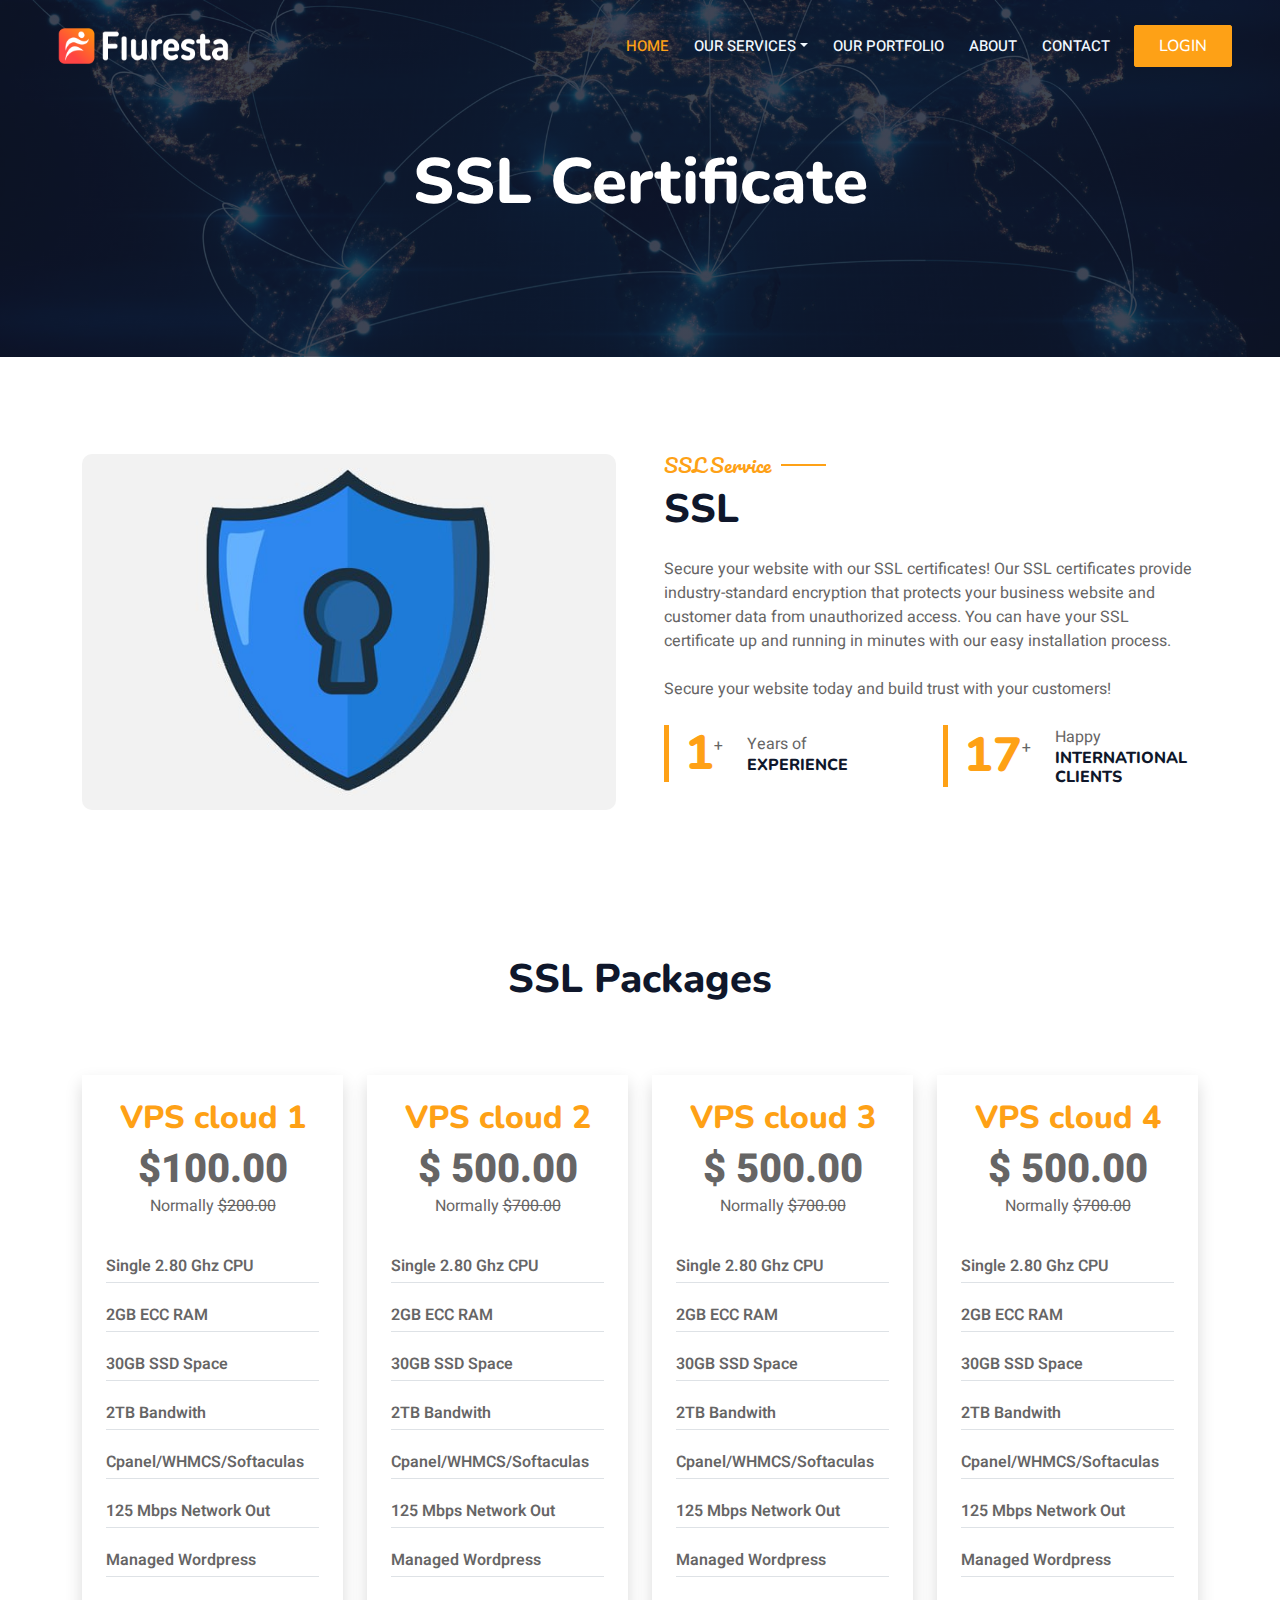
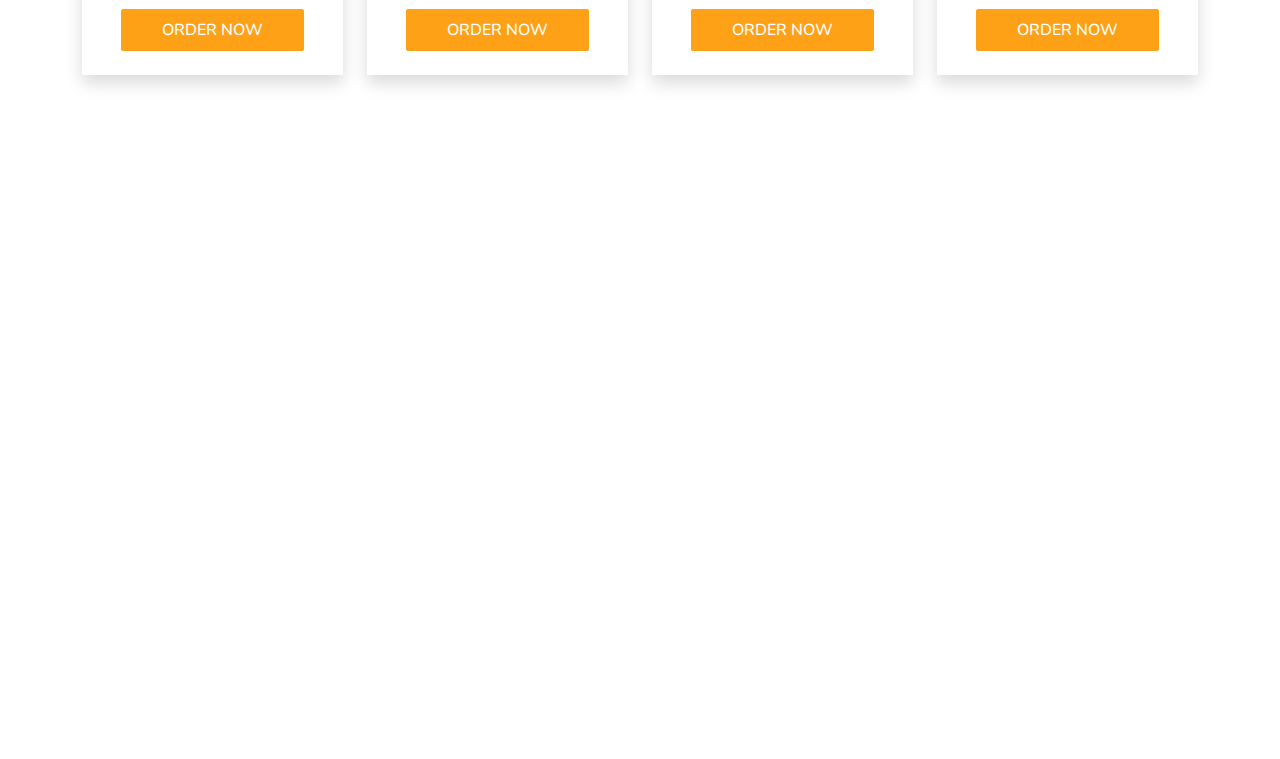
<file: ssl.html>
<!DOCTYPE html>
<html lang="en">

<head>
    <meta charset="utf-8">
    <title>SSL Certificate || Serving Better Teconology || Fluresta</title>
    <meta content="width=device-width, initial-scale=1.0" name="viewport">
    <meta content="" name="keywords">
    <meta content="" name="description">

    <!-- Favicon -->
    <link href="img/favicon.ico" rel="icon">

    <!-- Google Web Fonts -->
    <link rel="preconnect" href="https://fonts.googleapis.com">
    <link rel="preconnect" href="https://fonts.gstatic.com" crossorigin>
    <link
        href="https://fonts.googleapis.com/css2?family=Heebo:wght@400;500;600&family=Nunito:wght@600;700;800&family=Pacifico&display=swap"
        rel="stylesheet">

    <!-- Icon Font Stylesheet -->
    <link href="https://cdnjs.cloudflare.com/ajax/libs/font-awesome/5.10.0/css/all.min.css" rel="stylesheet">
    <link href="https://cdn.jsdelivr.net/npm/bootstrap-icons@1.4.1/font/bootstrap-icons.css" rel="stylesheet">

    <!-- Libraries Stylesheet -->
    <link href="lib/animate/animate.min.css" rel="stylesheet">
    <link href="lib/owlcarousel/assets/owl.carousel.min.css" rel="stylesheet">
    <link href="lib/tempusdominus/css/tempusdominus-bootstrap-4.min.css" rel="stylesheet" />

    <!-- Customized Bootstrap Stylesheet -->
    <link href="css/bootstrap.min.css" rel="stylesheet">

    <!-- Template Stylesheet -->
    <link href="css/style.css" rel="stylesheet">
</head>

<body>
    <div class="container-xxl bg-white p-0">
        <!-- Spinner Start -->
        <div id="spinner"
            class="show bg-white position-fixed translate-middle w-100 vh-100 top-50 start-50 d-flex align-items-center justify-content-center">
            <div class="spinner-border text-primary" style="width: 3rem; height: 3rem;" role="status">
                <span class="sr-only">Loading...</span>
            </div>
        </div>
        <!-- Spinner End -->


        <!-- Navbar & Hero Start -->
        <div class="container-xxl position-relative p-0">
            <nav class="navbar navbar-expand-lg navbar-dark bg-dark px-4 px-lg-5 py-3 py-lg-0">
                <a href="https://fluresta.com" class="navbar-brand p-0">
                    <!-- <h1 class="text-primary m-0"><i class="fa fa-utensils me-3"></i>Fluresta</h1>-->
                    <img src="img/logo.png" alt="Logo"> 
                </a>
                <button class="navbar-toggler" type="button" data-bs-toggle="collapse" data-bs-target="#navbarCollapse">
                    <span class="fa fa-bars"></span>
                </button>
                <div class="collapse navbar-collapse" id="navbarCollapse">
                    <div class="navbar-nav ms-auto py-0 pe-4">
                        <a href="https://fluresta.com" class="nav-item nav-link active">Home</a>



                        <div class="nav-item dropdown">
                            <a href="service.html" class="nav-link dropdown-toggle" data-bs-toggle="dropdown">OUR
                                SERVICES</a>
                            <div class="dropdown-menu m-0">
                                 <a href="domain.html" class="dropdown-item py-2">DOMAIN REGISTRATION</a>
                                <a href="webhosting.html" class="dropdown-item py-2">WEB HOSTING</a>
                                <a href="vps.html" class="dropdown-item py-2">VPS</a>
                                <a href="ssl.html" class="dropdown-item py-2">SSL CERTIFICATE</a>
                                <a href="wordpress.html" class="dropdown-item py-2">WORDPRESS CUSTOMIZATION</a>
                                <a href="content.html" class="dropdown-item py-2">CONTENT DEVELOPMENT</a>
                                <a href="ukbusiness.html" class="dropdown-item py-2">UK BUSINESS</a>
                                <a href="payment.html" class="dropdown-item py-2">PAYMENT GATEWAY CONSULTANT</a>
                            </div>
                        </div>

                        <a href="portfolio.html" class="nav-item nav-link">OUR PORTFOLIO</a>




                        <a href="about.html" class="nav-item nav-link">About</a>
                        <a href="contact.html" class="nav-item nav-link">Contact</a>

                    </div>
                    <a href="" class="btn btn-primary py-2 px-4">Login</a>
                </div>
            </nav>

            <div class="container-xxl py-5 bg-dark hero-header mb-5">
                <div class="container text-center my-5 pt-5 pb-4">
                    <h1 class="display-3 text-white mb-3 animated slideInDown">SSL Certificate</h1>
                    <!-- <nav aria-label="breadcrumb">
                        <ol class="breadcrumb justify-content-center text-uppercase">
                            <li class="breadcrumb-item"><a href="#">Home</a></li>
                            <li class="breadcrumb-item"><a href="#">Pages</a></li>
                            <li class="breadcrumb-item text-white active" aria-current="page">SSL certificate</li>
                        </ol>
                    </nav> -->
                </div>
            </div>
        </div>
        <!-- Navbar & Hero End -->


        <!-- Testimonial Start -->
        <!-- <div class="container-xxl py-5 wow fadeInUp" data-wow-delay="0.1s">
            <div class="container">
                <div class="text-center">
                    <h5 class="section-title ff-secondary text-center text-primary fw-normal">Testimonial</h5>
                    <h1 class="mb-5">Our Clients Say!!!</h1>
                </div>
                <div class="owl-carousel testimonial-carousel">
                    <div class="testimonial-item bg-transparent border rounded p-4">
                        <i class="fa fa-quote-left fa-2x text-primary mb-3"></i>
                        <p>Dolor et eos labore, stet justo sed est sed. Diam sed sed dolor stet amet eirmod eos labore diam</p>
                        <div class="d-flex align-items-center">
                            <img class="img-fluid flex-shrink-0 rounded-circle" src="img/testimonial-1.jpg" style="width: 50px; height: 50px;">
                            <div class="ps-3">
                                <h5 class="mb-1">Client Name</h5>
                                <small>Profession</small>
                            </div>
                        </div>
                    </div>
                    <div class="testimonial-item bg-transparent border rounded p-4">
                        <i class="fa fa-quote-left fa-2x text-primary mb-3"></i>
                        <p>Dolor et eos labore, stet justo sed est sed. Diam sed sed dolor stet amet eirmod eos labore diam</p>
                        <div class="d-flex align-items-center">
                            <img class="img-fluid flex-shrink-0 rounded-circle" src="img/testimonial-2.jpg" style="width: 50px; height: 50px;">
                            <div class="ps-3">
                                <h5 class="mb-1">Client Name</h5>
                                <small>Profession</small>
                            </div>
                        </div>
                    </div>
                    <div class="testimonial-item bg-transparent border rounded p-4">
                        <i class="fa fa-quote-left fa-2x text-primary mb-3"></i>
                        <p>Dolor et eos labore, stet justo sed est sed. Diam sed sed dolor stet amet eirmod eos labore diam</p>
                        <div class="d-flex align-items-center">
                            <img class="img-fluid flex-shrink-0 rounded-circle" src="img/testimonial-3.jpg" style="width: 50px; height: 50px;">
                            <div class="ps-3">
                                <h5 class="mb-1">Client Name</h5>
                                <small>Profession</small>
                            </div>
                        </div>
                    </div>
                    <div class="testimonial-item bg-transparent border rounded p-4">
                        <i class="fa fa-quote-left fa-2x text-primary mb-3"></i>
                        <p>Dolor et eos labore, stet justo sed est sed. Diam sed sed dolor stet amet eirmod eos labore diam</p>
                        <div class="d-flex align-items-center">
                            <img class="img-fluid flex-shrink-0 rounded-circle" src="img/testimonial-4.jpg" style="width: 50px; height: 50px;">
                            <div class="ps-3">
                                <h5 class="mb-1">Client Name</h5>
                                <small>Profession</small>
                            </div>
                        </div>
                    </div>
                </div>
            </div>
        </div> -->
        <!-- Testimonial End -->
        <!-- About Start -->
        <div class="container-xxl py-5">
            <div class="container">
                <div class="row g-5 align-items-center">
                    <div class="col-lg-6">
                        <!-- <div class="row g-3">
                            <div class="col-6 text-start">
                                <img class="img-fluid rounded w-100 wow zoomIn" data-wow-delay="0.1s"
                                    src="img/office100.jpg">
                            </div>
                            <div class="col-6 text-start">
                                <img class="img-fluid rounded w-75 wow zoomIn" data-wow-delay="0.3s"
                                    src="img/office101.jpg" style="margin-top: 5%;">
                            </div>
                            <div class="col-6 text-end">
                                <img class="img-fluid rounded w-75 wow zoomIn" data-wow-delay="0.5s"
                                    src="img/office103.jpg">
                            </div>
                            <div class="col-6 text-end">
                                <img class="img-fluid rounded w-100 wow zoomIn" data-wow-delay="0.7s"
                                    src="img/office104.jpg">
                            </div>
                        </div> -->
                        <img src="img/a.jpg" class="img-fluid common-section-img p-0 w-100" alt="SSL">
                    </div>
                    <div class="col-lg-6">
                        <h5 class="section-title ff-secondary text-start text-primary fw-normal">SSL Service</h5>
                        
                        <h1 class="mb-4">SSL</h1>

                        <p class="mb-4">Secure your website with our SSL certificates! Our SSL certificates provide industry-standard encryption that protects your business website and customer data from unauthorized access. 
                            You can have your SSL certificate up and running in minutes with
                            our easy installation process.  </p>
                        <p class="mb-4">Secure your website today and build trust with your customers!</p>
                        <div class="row g-4 mb-4">
                            <div class="col-sm-6">
                                <div class="d-flex align-items-center border-start border-5 border-primary px-3">
                                    <h1 class="flex-shrink-0 display-5 text-primary mb-0" data-toggle="counter-up">3
                                    </h1>
                                    <P>+</P>
                                    <div class="ps-4">
                                        <p class="mb-0">Years of</p>
                                        <h6 class="text-uppercase mb-0">Experience</h6>
                                    </div>
                                </div>
                            </div>
                            <div class="col-sm-6">
                                <div class="d-flex align-items-center border-start border-5 border-primary px-3">
                                    <h1 class="flex-shrink-0 display-5 text-primary mb-0" data-toggle="counter-up">50
                                    </h1>
                                    <P>+</P>
                                    <div class="ps-4">
                                        <p class="mb-0">Happy</p>
                                        <h6 class="text-uppercase mb-0">International Clients</h6>
                                    </div>
                                </div>
                            </div>
                        </div>
                        <!-- <a class="btn btn-primary py-3 px-5 mt-2" href="">Read More</a> -->
                    </div>
                </div>
            </div>
        </div>
        <!-- About End -->
        <!-- web hosting packege start -->
        <section class="container-xxl py-5">
            <div class="container">
                <div class="row">
                    <h1 class="text-center my-5 text-capitalize">SSL packages</h1>
                    <div class="col-md-6 col-xl-3 my-4">
                        <div class="packege p-2 shadow d-flex justify-content-between flex-column h-100">
                            <div>
                                <div class="packege-header text-center py-3">
                                    <h2 class="packeg-title text-primary">VPS cloud 1</h2>
                                    <span class="display-6 my-4">$100.00</span><br>
                                    <span class="text-capitalize">normally <del>$200.00</del></span>
                                </div>
                                <ul class="mt-3 list-unstyled mx-3">
                                    <li class="border-bottom py-1 font-weight-bold mt-3 text-capitalize">single 2.80 Ghz CPU</li>
                                    <li class="border-bottom py-1 font-weight-bold mt-3 text-capitalize">2GB ECC RAM</li>
                                    <li class="border-bottom py-1 font-weight-bold mt-3 text-capitalize">30GB SSD Space</li>
                                    <li class="border-bottom py-1 font-weight-bold mt-3 text-capitalize">2TB Bandwith</li>
                                    <li class="border-bottom py-1 font-weight-bold mt-3 text-capitalize">Cpanel/WHMCS/softaculas</li>
                                    <li class="border-bottom py-1 font-weight-bold mt-3 text-capitalize">125 Mbps network out</li>
                                    <li class="border-bottom py-1 font-weight-bold mt-3 text-capitalize">Managed wordpress</li>
                                </ul>
                            </div>
                            <a href="#" class="text-uppercase btn btn-primary py-2 my-3 w-75 mx-auto d-block">order now</a>
                        </div>
                    </div><!--col-md-6 col-xl-3-->
                    <div class="col-md-6 col-xl-3 my-4">
                        <div class="packege p-2 shadow d-flex justify-content-between flex-column h-100">
                            <div>
                                <div class="packege-header text-center py-3">
                                    <h2 class="packeg-title text-primary">VPS cloud 2</h2>
                                    <span class="display-6 my-4">$ 500.00</span><br>
                                    <span class="text-capitalize">normally <del>$700.00</del></span>
                                </div>
                                <ul class="mt-3 list-unstyled mx-3">
                                    <li class="border-bottom py-1 font-weight-bold mt-3 text-capitalize">single 2.80 Ghz CPU</li>
                                    <li class="border-bottom py-1 font-weight-bold mt-3 text-capitalize">2GB ECC RAM</li>
                                    <li class="border-bottom py-1 font-weight-bold mt-3 text-capitalize">30GB SSD Space</li>
                                    <li class="border-bottom py-1 font-weight-bold mt-3 text-capitalize">2TB Bandwith</li>
                                    <li class="border-bottom py-1 font-weight-bold mt-3 text-capitalize">Cpanel/WHMCS/softaculas</li>
                                    <li class="border-bottom py-1 font-weight-bold mt-3 text-capitalize">125 Mbps network out</li>
                                    <li class="border-bottom py-1 font-weight-bold mt-3 text-capitalize">Managed wordpress</li>
                                </ul>
                            </div>
                            <a href="#" class="text-uppercase btn btn-primary py-2 my-3 w-75 mx-auto d-block">order now</a>
                        </div>
                    </div><!--col-md-6 col-xl-3 -->
                    <div class="col-md-6 col-xl-3 my-4">
                        <div class="packege p-2 shadow d-flex justify-content-between flex-column h-100">
                            <div>
                                <div class="packege-header text-center py-3">
                                    <h2 class="packeg-title text-primary">VPS cloud 3</h2>
                                    <span class="display-6 my-4">$ 500.00</span><br>
                                    <span class="text-capitalize">normally <del>$700.00</del></span>
                                </div>
                                <ul class="mt-3 list-unstyled mx-3">
                                    <li class="border-bottom py-1 font-weight-bold mt-3 text-capitalize">single 2.80 Ghz CPU</li>
                                    <li class="border-bottom py-1 font-weight-bold mt-3 text-capitalize">2GB ECC RAM</li>
                                    <li class="border-bottom py-1 font-weight-bold mt-3 text-capitalize">30GB SSD Space</li>
                                    <li class="border-bottom py-1 font-weight-bold mt-3 text-capitalize">2TB Bandwith</li>
                                    <li class="border-bottom py-1 font-weight-bold mt-3 text-capitalize">Cpanel/WHMCS/softaculas</li>
                                    <li class="border-bottom py-1 font-weight-bold mt-3 text-capitalize">125 Mbps network out</li>
                                    <li class="border-bottom py-1 font-weight-bold mt-3 text-capitalize">Managed wordpress</li>
                                </ul>
                            </div>
                            <a href="#" class="text-uppercase btn btn-primary py-2 my-3 w-75 mx-auto d-block">order now</a>
                        </div>
                    </div><!--col-md-6 col-xl-3 -->
                    <div class="col-md-6 col-xl-3 my-4">
                        <div class="packege p-2 shadow d-flex justify-content-between flex-column h-100">
                            <div>
                                <div class="packege-header text-center py-3">
                                    <h2 class="packeg-title text-primary">VPS cloud 4</h2>
                                    <span class="display-6 my-4">$ 500.00</span><br>
                                    <span class="text-capitalize">normally <del>$700.00</del></span>
                                </div>
                                <ul class="mt-3 list-unstyled mx-3">
                                    <li class="border-bottom py-1 font-weight-bold mt-3 text-capitalize">single 2.80 Ghz CPU</li>
                                    <li class="border-bottom py-1 font-weight-bold mt-3 text-capitalize">2GB ECC RAM</li>
                                    <li class="border-bottom py-1 font-weight-bold mt-3 text-capitalize">30GB SSD Space</li>
                                    <li class="border-bottom py-1 font-weight-bold mt-3 text-capitalize">2TB Bandwith</li>
                                    <li class="border-bottom py-1 font-weight-bold mt-3 text-capitalize">Cpanel/WHMCS/softaculas</li>
                                    <li class="border-bottom py-1 font-weight-bold mt-3 text-capitalize">125 Mbps network out</li>
                                    <li class="border-bottom py-1 font-weight-bold mt-3 text-capitalize">Managed wordpress</li>
                                </ul>
                            </div>
                            <a href="#" class="text-uppercase btn btn-primary py-2 my-3 w-75 mx-auto d-block">order now</a>
                        </div>
                    </div><!--col-md-6 col-xl-3 -->
                </div>
            </div>
        </section>
        <!-- web hosting packege end -->
       <!-- Footer Start -->
       <div class="container-fluid bg-dark text-light footer pt-5 mt-5 wow fadeIn" data-wow-delay="0.1s">
        <div class="container py-5">
            <div class="row g-5">
                <div class="col-lg-3 col-md-6">
                    <h4 class="section-title ff-secondary text-start text-primary fw-normal mb-4">Fluresta</h4>
                    <p>Our goal  is to ensure users have the necessary technical resources and assistance to effectively perform their online based-work.</p>
                    <div class="mt-4">
                        <a href="https://fluresta.com">
                                <img class="img-fluid w-50" src="img/logo.png" alt="logo">
                           </a>
                    </div>
                </div>
                <div class="col-lg-3 col-md-6">
                    <h4 class="section-title ff-secondary text-start text-primary fw-normal mb-4">Company</h4>
                    <a class="btn btn-link" href="https://fluresta.com">Home</a>
                    <a class="btn btn-link" href="domain.html">Domain Registration</a>
                    <a class="btn btn-link" href="wordpress.html">Wordpress Customization</a>
                    <a class="btn btn-link" href="">Privacy Policy</a>
                    <a class="btn btn-link" href="">Terms & Condition</a>
                </div>
                  <div class="col-lg-3 col-md-6">
                    <h4 class="section-title ff-secondary text-start text-primary fw-normal mb-4">Office Hours</h4>
                    <h5 class="text-light fw-normal">Sunday - Thursdays</h5>
                    <p>10AM - 09PM</p>
                    <h5 class="text-light fw-normal">Saturday</h5>
                    <p>12PM - 4PM</p>
                </div>
                <div class="col-lg-3 col-md-6">
                    <h4 class="section-title ff-secondary text-start text-primary fw-normal mb-4">Contact</h4>
                    <p class="mb-2"><i class="fa fa-map-marker-alt me-3"></i>87 Dhopokhola , Mymensingh</p>
                    <p class="mb-2"><i class="fa fa-phone-alt me-3"></i>+88 01719 375526</p>
                    <p class="mb-2"><i class="fa fa-envelope me-3"></i>support@fluresta.com</p>
                    <p class="mb-2"><i class="fa fa-headphones-alt me-3"></i>24/7 online customer support</p>
                    <div class="d-flex pt-2">
                        <a class="btn btn-outline-light btn-social" href=""><i class="fab fa-twitter"></i></a>
                        <a class="btn btn-outline-light btn-social" href="https://www.facebook.com/fluresta" target="_blank"><i class="fab fa-facebook-f"></i></a>
                        <a class="btn btn-outline-light btn-social" href=""><i class="fab fa-youtube"></i></a>
                        <a class="btn btn-outline-light btn-social" href=""><i class="fab fa-linkedin-in"></i></a>
                    </div>
                </div>
            </div>
            <div class="payment-option mt-5 pt-4 col-md-5 mx-auto">
                <img class="img-fluid" src="img/payment-option.png" alt="payment option">
            </div>
        </div>
        <div class="container">
            <div class="copyright">
                <div class="row">
                    <div class="text-center  mb-3 mb-md-0">
                        2023 &copy; by Fluresta . All Right Reserved.
                    </div>

                </div>
            </div>
        </div>
    </div>
    <!-- Footer End -->


        <!-- Back to Top -->
        <!-- <a href="#" class="btn btn-lg btn-primary btn-lg-square back-to-top"><i class="bi bi-arrow-up"></i></a> -->
    </div>

    <!-- JavaScript Libraries -->
    <script src="https://code.jquery.com/jquery-3.4.1.min.js"></script>
    <script src="https://cdn.jsdelivr.net/npm/bootstrap@5.0.0/dist/js/bootstrap.bundle.min.js"></script>
    <script src="lib/wow/wow.min.js"></script>
    <script src="lib/easing/easing.min.js"></script>
    <script src="lib/waypoints/waypoints.min.js"></script>
    <script src="lib/counterup/counterup.min.js"></script>
    <script src="lib/owlcarousel/owl.carousel.min.js"></script>
    <script src="lib/tempusdominus/js/moment.min.js"></script>
    <script src="lib/tempusdominus/js/moment-timezone.min.js"></script>
    <script src="lib/tempusdominus/js/tempusdominus-bootstrap-4.min.js"></script>

    <!-- Template Javascript -->
    <script src="js/main.js"></script>


    <div id="fb-root"></div>

    <!-- Your Chat Plugin code -->
    <div id="fb-customer-chat" class="fb-customerchat">
    </div>

    <script>
      var chatbox = document.getElementById('fb-customer-chat');
      chatbox.setAttribute("page_id", "102589046098539");
      chatbox.setAttribute("attribution", "biz_inbox");
    </script>

    <!-- Your SDK code -->
    <script>
      window.fbAsyncInit = function() {
        FB.init({
          xfbml            : true,
          version          : 'v16.0'
        });
      };

      (function(d, s, id) {
        var js, fjs = d.getElementsByTagName(s)[0];
        if (d.getElementById(id)) return;
        js = d.createElement(s); js.id = id;
        js.src = 'https://connect.facebook.net/en_US/sdk/xfbml.customerchat.js';
        fjs.parentNode.insertBefore(js, fjs);
      }(document, 'script', 'facebook-jssdk'));
    </script>



</body>

</html>
</file>
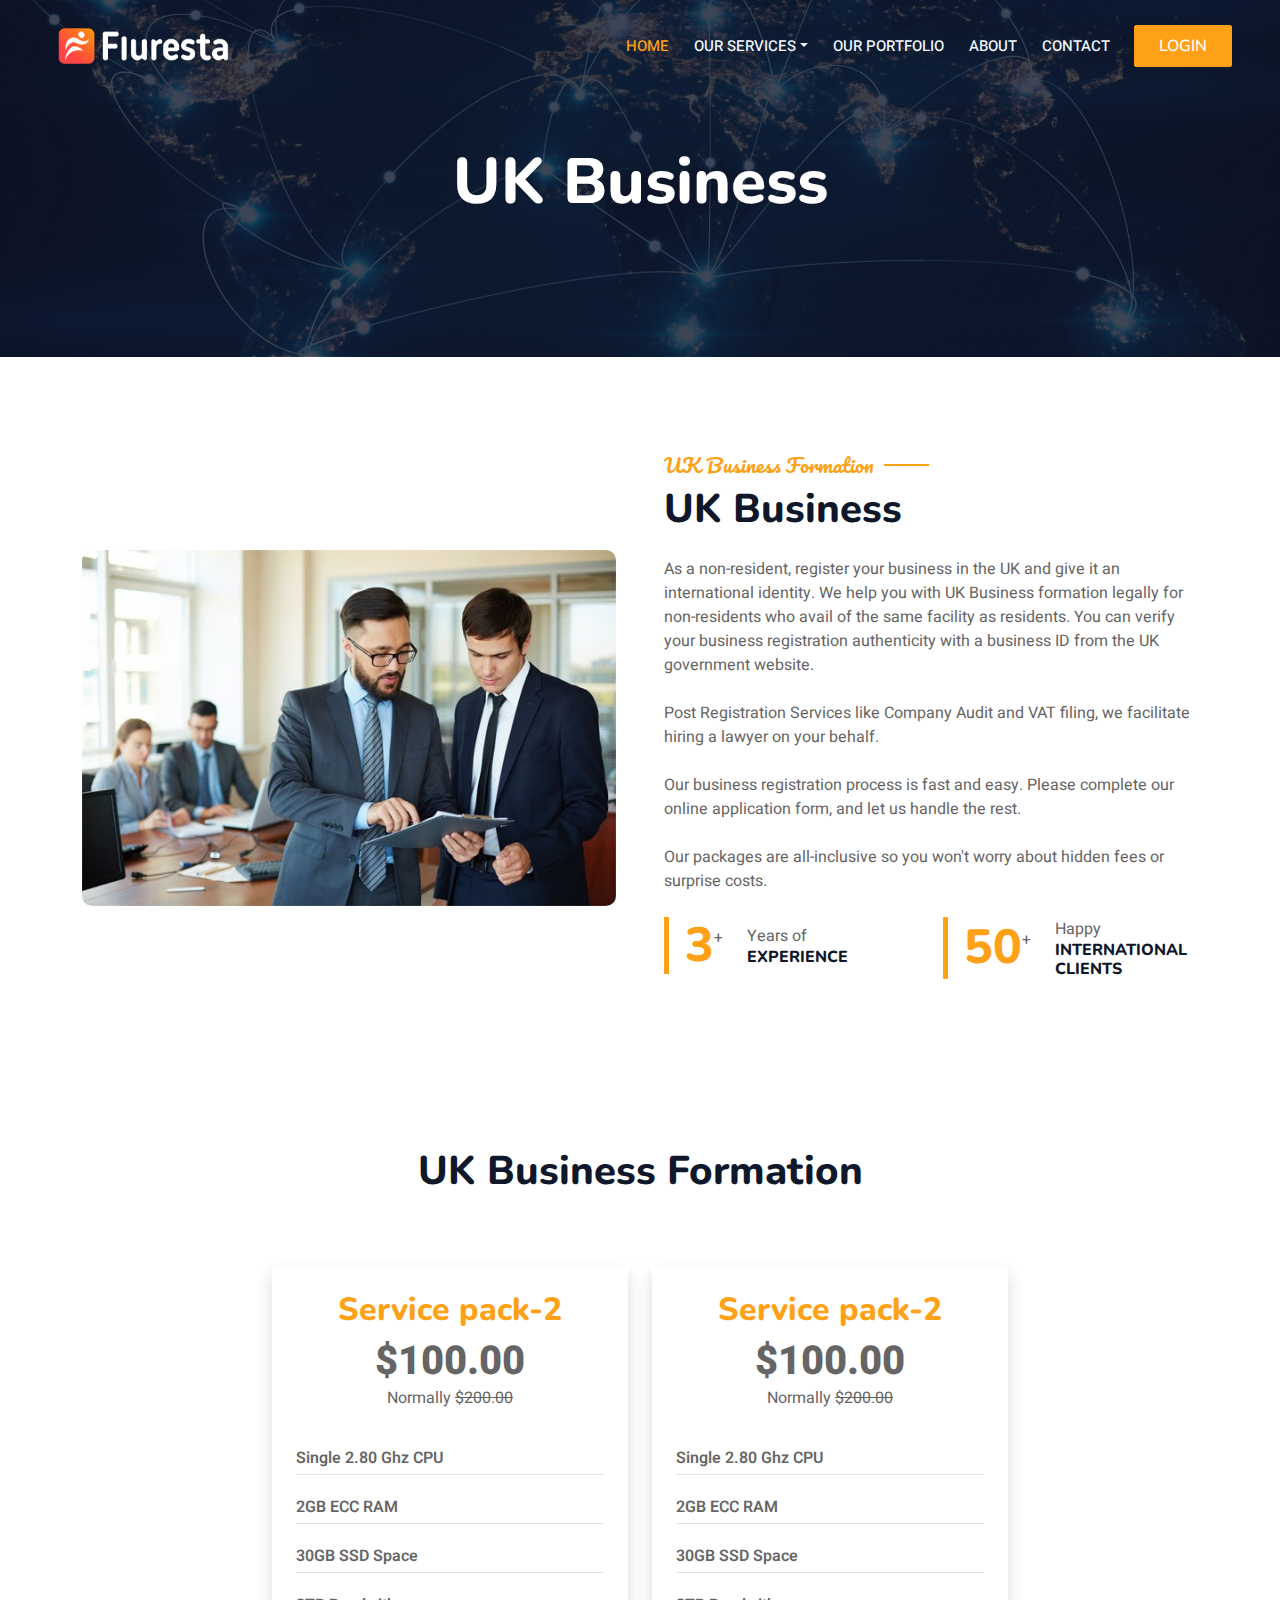
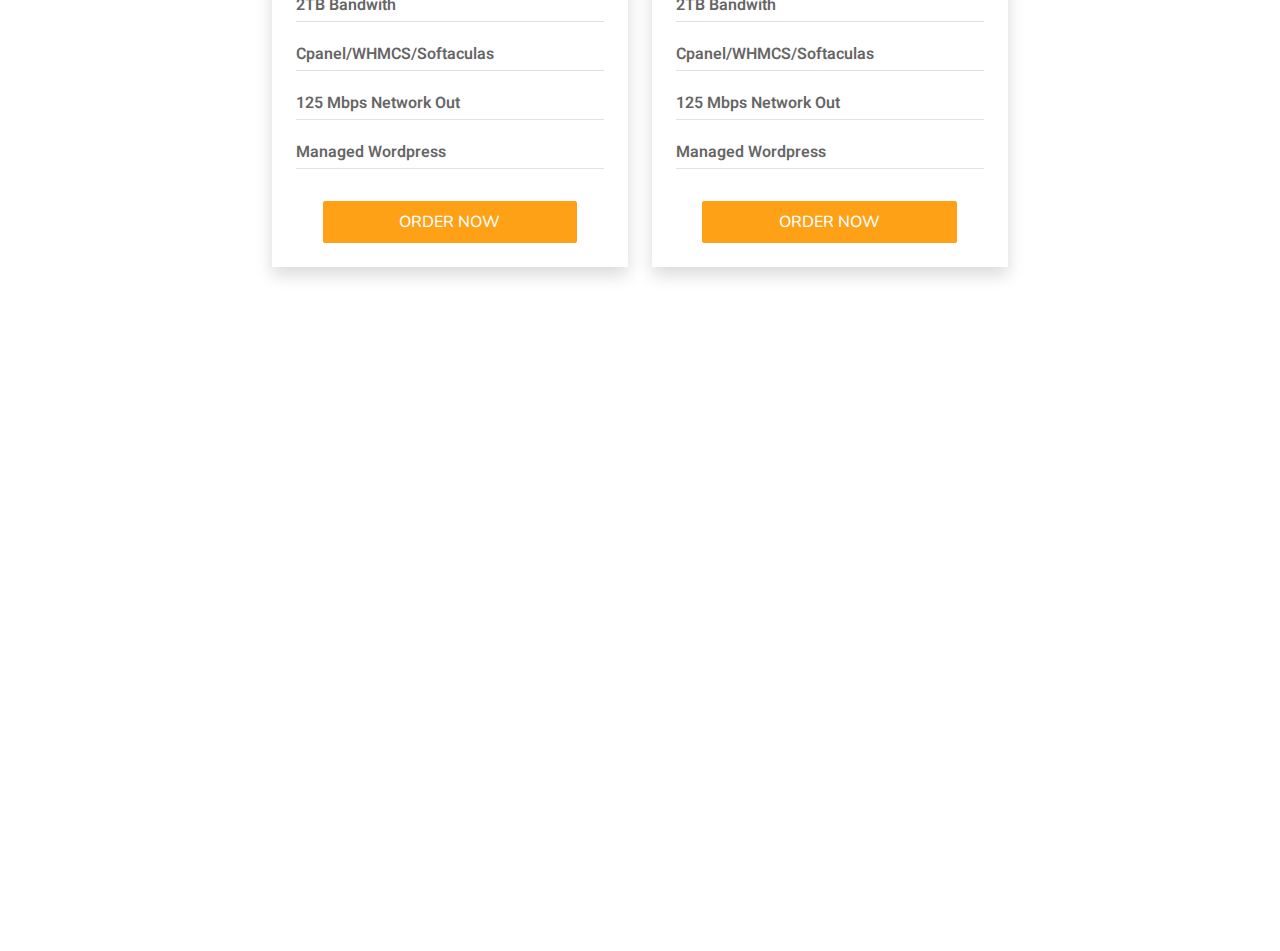
<file: ukbusiness.html>
<!DOCTYPE html>
<html lang="en">

<head>
    <meta charset="utf-8">
    <title>UK Business Formation|| Serving Better Teconology || Fluresta</title>
    <meta content="width=device-width, initial-scale=1.0" name="viewport">
    <meta content="" name="keywords">
    <meta content="" name="description">

    <!-- Favicon -->
    <link href="img/favicon.ico" rel="icon">

    <!-- Google Web Fonts -->
    <link rel="preconnect" href="https://fonts.googleapis.com">
    <link rel="preconnect" href="https://fonts.gstatic.com" crossorigin>
    <link
        href="https://fonts.googleapis.com/css2?family=Heebo:wght@400;500;600&family=Nunito:wght@600;700;800&family=Pacifico&display=swap"
        rel="stylesheet">

    <!-- Icon Font Stylesheet -->
    <link href="https://cdnjs.cloudflare.com/ajax/libs/font-awesome/5.10.0/css/all.min.css" rel="stylesheet">
    <link href="https://cdn.jsdelivr.net/npm/bootstrap-icons@1.4.1/font/bootstrap-icons.css" rel="stylesheet">

    <!-- Libraries Stylesheet -->
    <link href="lib/animate/animate.min.css" rel="stylesheet">
    <link href="lib/owlcarousel/assets/owl.carousel.min.css" rel="stylesheet">
    <link href="lib/tempusdominus/css/tempusdominus-bootstrap-4.min.css" rel="stylesheet" />

    <!-- Customized Bootstrap Stylesheet -->
    <link href="css/bootstrap.min.css" rel="stylesheet">

    <!-- Template Stylesheet -->
    <link href="css/style.css" rel="stylesheet">
</head>

<body>
    <div class="container-xxl bg-white p-0">
        <!-- Spinner Start -->
        <div id="spinner"
            class="show bg-white position-fixed translate-middle w-100 vh-100 top-50 start-50 d-flex align-items-center justify-content-center">
            <div class="spinner-border text-primary" style="width: 3rem; height: 3rem;" role="status">
                <span class="sr-only">Loading...</span>
            </div>
        </div>
        <!-- Spinner End -->


        <!-- Navbar & Hero Start -->
        <div class="container-xxl position-relative p-0">
            <nav class="navbar navbar-expand-lg navbar-dark bg-dark px-4 px-lg-5 py-3 py-lg-0">
                <a href="https://fluresta.com" class="navbar-brand p-0">
                    <!-- <h1 class="text-primary m-0"><i class="fa fa-utensils me-3"></i>Fluresta</h1>-->
                    <img src="img/logo.png" alt="Logo"> 
                </a>
                <button class="navbar-toggler" type="button" data-bs-toggle="collapse" data-bs-target="#navbarCollapse">
                    <span class="fa fa-bars"></span>
                </button>
                <div class="collapse navbar-collapse" id="navbarCollapse">
                    <div class="navbar-nav ms-auto py-0 pe-4">
                        <a href="https://fluresta.com" class="nav-item nav-link active">Home</a>



                        <div class="nav-item dropdown">
                            <a href="service.html" class="nav-link dropdown-toggle" data-bs-toggle="dropdown">OUR
                                SERVICES</a>
                            <div class="dropdown-menu m-0">
                                 <a href="domain.html" class="dropdown-item py-2">DOMAIN REGISTRATION</a>
                                <a href="webhosting.html" class="dropdown-item py-2">WEB HOSTING</a>
                                <a href="vps.html" class="dropdown-item py-2">VPS</a>
                                <a href="ssl.html" class="dropdown-item py-2">SSL CERTIFICATE</a>
                                <a href="wordpress.html" class="dropdown-item py-2">WORDPRESS CUSTOMIZATION</a>
                                <a href="content.html" class="dropdown-item py-2">CONTENT DEVELOPMENT</a>
                                <a href="ukbusiness.html" class="dropdown-item py-2">UK BUSINESS</a>
                                <a href="payment.html" class="dropdown-item py-2">PAYMENT GATEWAY CONSULTANT</a>
                            </div>
                        </div>

                        <a href="portfolio.html" class="nav-item nav-link">OUR PORTFOLIO</a>

                        <a href="about.html" class="nav-item nav-link">About</a>
                        <a href="contact.html" class="nav-item nav-link">Contact</a>

                    </div>
                    <a href="" class="btn btn-primary py-2 px-4">Login</a>
                </div>
            </nav>

            <div class="container-xxl py-5 bg-dark hero-header mb-5">
                <div class="container text-center my-5 pt-5 pb-4">
                    <h1 class="display-3 text-white mb-3 animated slideInDown">UK Business</h1>
                    <!-- <nav aria-label="breadcrumb">
                        <ol class="breadcrumb justify-content-center text-uppercase">
                            <li class="breadcrumb-item"><a href="#">Home</a></li>
                            <li class="breadcrumb-item"><a href="#">Pages</a></li>
                            <li class="breadcrumb-item text-white active" aria-current="page">UK Business</li>
                        </ol>
                    </nav> -->
                </div>
            </div>
        </div>
        <!-- Navbar & Hero End -->


        <!-- Testimonial Start -->
        <!-- <div class="container-xxl py-5 wow fadeInUp" data-wow-delay="0.1s">
            <div class="container">
                <div class="text-center">
                    <h5 class="section-title ff-secondary text-center text-primary fw-normal">Testimonial</h5>
                    <h1 class="mb-5">Our Clients Say!!!</h1>
                </div>
                <div class="owl-carousel testimonial-carousel">
                    <div class="testimonial-item bg-transparent border rounded p-4">
                        <i class="fa fa-quote-left fa-2x text-primary mb-3"></i>
                        <p>Dolor et eos labore, stet justo sed est sed. Diam sed sed dolor stet amet eirmod eos labore diam</p>
                        <div class="d-flex align-items-center">
                            <img class="img-fluid flex-shrink-0 rounded-circle" src="img/testimonial-1.jpg" style="width: 50px; height: 50px;">
                            <div class="ps-3">
                                <h5 class="mb-1">Client Name</h5>
                                <small>Profession</small>
                            </div>
                        </div>
                    </div>
                    <div class="testimonial-item bg-transparent border rounded p-4">
                        <i class="fa fa-quote-left fa-2x text-primary mb-3"></i>
                        <p>Dolor et eos labore, stet justo sed est sed. Diam sed sed dolor stet amet eirmod eos labore diam</p>
                        <div class="d-flex align-items-center">
                            <img class="img-fluid flex-shrink-0 rounded-circle" src="img/testimonial-2.jpg" style="width: 50px; height: 50px;">
                            <div class="ps-3">
                                <h5 class="mb-1">Client Name</h5>
                                <small>Profession</small>
                            </div>
                        </div>
                    </div>
                    <div class="testimonial-item bg-transparent border rounded p-4">
                        <i class="fa fa-quote-left fa-2x text-primary mb-3"></i>
                        <p>Dolor et eos labore, stet justo sed est sed. Diam sed sed dolor stet amet eirmod eos labore diam</p>
                        <div class="d-flex align-items-center">
                            <img class="img-fluid flex-shrink-0 rounded-circle" src="img/testimonial-3.jpg" style="width: 50px; height: 50px;">
                            <div class="ps-3">
                                <h5 class="mb-1">Client Name</h5>
                                <small>Profession</small>
                            </div>
                        </div>
                    </div>
                    <div class="testimonial-item bg-transparent border rounded p-4">
                        <i class="fa fa-quote-left fa-2x text-primary mb-3"></i>
                        <p>Dolor et eos labore, stet justo sed est sed. Diam sed sed dolor stet amet eirmod eos labore diam</p>
                        <div class="d-flex align-items-center">
                            <img class="img-fluid flex-shrink-0 rounded-circle" src="img/testimonial-4.jpg" style="width: 50px; height: 50px;">
                            <div class="ps-3">
                                <h5 class="mb-1">Client Name</h5>
                                <small>Profession</small>
                            </div>
                        </div>
                    </div>
                </div>
            </div>
        </div> -->
        <!-- Testimonial End -->
        <!-- About Start -->
        <div class="container-xxl py-5">
            <div class="container">
                <div class="row g-5 align-items-center">
                    <div class="col-lg-6">
                        <!-- <div class="row g-3">
                            <div class="col-6 text-start">
                                <img class="img-fluid rounded w-100 wow zoomIn" data-wow-delay="0.1s"
                                    src="img/office100.jpg">
                            </div>
                            <div class="col-6 text-start">
                                <img class="img-fluid rounded w-75 wow zoomIn" data-wow-delay="0.3s"
                                    src="img/office101.jpg" style="margin-top: 5%;">
                            </div>
                            <div class="col-6 text-end">
                                <img class="img-fluid rounded w-75 wow zoomIn" data-wow-delay="0.5s"
                                    src="img/office103.jpg">
                            </div>
                            <div class="col-6 text-end">
                                <img class="img-fluid rounded w-100 wow zoomIn" data-wow-delay="0.7s"
                                    src="img/office104.jpg">
                            </div>
                        </div> -->
                        <img src="img/ukbusiness.png" class="img-fluid common-section-img p-0 w-100" alt="Uk Business">
                    </div>
                    <div class="col-lg-6">
                        <h5 class="section-title ff-secondary text-start text-primary fw-normal">UK Business Formation</h5>
                        
                        <h1 class="mb-4">UK Business</h1>

                        <p class="mb-4">As a non-resident, register your business in the UK and give it an international identity. We help you with UK Business formation legally for non-residents who avail of the same facility as residents. You can verify your business registration authenticity with a business ID from the UK government website. </p>
                        <p class="mb-4">Post Registration Services like Company Audit and VAT filing, we facilitate hiring a lawyer on your behalf.</p>
                        <p class="mb-4">Our business registration process is fast and easy. Please complete our online application form, and let us handle the rest. </p>
                        <p class="mb-4">Our packages are all-inclusive so you won't worry about hidden fees or surprise costs.</p>
                        <div class="row g-4 mb-4">
                            <div class="col-sm-6">
                                <div class="d-flex align-items-center border-start border-5 border-primary px-3">
                                    <h1 class="flex-shrink-0 display-5 text-primary mb-0" data-toggle="counter-up">3
                                    </h1>
                                    <P>+</P>
                                    <div class="ps-4">
                                        <p class="mb-0">Years of</p>
                                        <h6 class="text-uppercase mb-0">Experience</h6>
                                    </div>
                                </div>
                            </div>
                            <div class="col-sm-6">
                                <div class="d-flex align-items-center border-start border-5 border-primary px-3">
                                    <h1 class="flex-shrink-0 display-5 text-primary mb-0" data-toggle="counter-up">50
                                    </h1>
                                    <P>+</P>
                                    <div class="ps-4">
                                        <p class="mb-0">Happy</p>
                                        <h6 class="text-uppercase mb-0">International Clients</h6>
                                    </div>
                                </div>
                            </div>
                        </div>
                        <!-- <a class="btn btn-primary py-3 px-5 mt-2" href="">Read More</a> -->
                    </div>
                </div>
            </div>
        </div>
        <!-- About End -->
        <!-- web hosting packege start -->
        <section class="container-xxl py-5">
            <div class="container">
                <div class="row">
                    <h1 class="text-center my-5 text-capitalize">UK Business formation</h1>
                    <div class="col-md-2"></div>
                    <div class="col-md-4 my-4">
                        <div class="packege p-2 shadow d-flex justify-content-between flex-column h-100">
                           <div>
                                <div class="packege-header text-center py-3">
                                    <h2 class="packeg-title text-primary">Service pack-2</h2>
                                    <span class="display-6 my-4">$100.00</span><br>
                                    <span class="text-capitalize">normally <del>$200.00</del></span>
                                </div>
                                <ul class="mt-3 list-unstyled mx-3">
                                    <li class="border-bottom py-1 font-weight-bold mt-3 text-capitalize">single 2.80 Ghz CPU</li>
                                    <li class="border-bottom py-1 font-weight-bold mt-3 text-capitalize">2GB ECC RAM</li>
                                    <li class="border-bottom py-1 font-weight-bold mt-3 text-capitalize">30GB SSD Space</li>
                                    <li class="border-bottom py-1 font-weight-bold mt-3 text-capitalize">2TB Bandwith</li>
                                    <li class="border-bottom py-1 font-weight-bold mt-3 text-capitalize">Cpanel/WHMCS/softaculas</li>
                                    <li class="border-bottom py-1 font-weight-bold mt-3 text-capitalize">125 Mbps network out</li>
                                    <li class="border-bottom py-1 font-weight-bold mt-3 text-capitalize">Managed wordpress</li>
                                </ul>
                           </div>
                           <a href="#" class="text-uppercase btn btn-primary py-2 my-3 w-75 mx-auto d-block">order now</a>
                        </div>
                    </div><!--col-md-6 my-4-->
                    <div class="col-md-4 my-4">
                        <div class="packege p-2 shadow d-flex justify-content-between flex-column h-100">
                            <div>
                                <div class="packege-header text-center py-3">
                                    <h2 class="packeg-title text-primary">Service pack-2</h2>
                                    <span class="display-6 my-4">$100.00</span><br>
                                    <span class="text-capitalize">normally <del>$200.00</del></span>
                                </div>
                                <ul class="mt-3 list-unstyled mx-3">
                                    <li class="border-bottom py-1 font-weight-bold mt-3 text-capitalize">single 2.80 Ghz CPU</li>
                                    <li class="border-bottom py-1 font-weight-bold mt-3 text-capitalize">2GB ECC RAM</li>
                                    <li class="border-bottom py-1 font-weight-bold mt-3 text-capitalize">30GB SSD Space</li>
                                    <li class="border-bottom py-1 font-weight-bold mt-3 text-capitalize">2TB Bandwith</li>
                                    <li class="border-bottom py-1 font-weight-bold mt-3 text-capitalize">Cpanel/WHMCS/softaculas</li>
                                    <li class="border-bottom py-1 font-weight-bold mt-3 text-capitalize">125 Mbps network out</li>
                                    <li class="border-bottom py-1 font-weight-bold mt-3 text-capitalize">Managed wordpress</li>
                                </ul>
                            </div>
                            <a href="#" class="text-uppercase btn btn-primary py-2 my-3 w-75 mx-auto d-block">order now</a>
                        </div>
                    </div><!--col-md-6 my-4-->
                    <div class="col-md-2"></div>
                </div>
            </div>
        </section>
        <!-- web hosting packege end -->
       <!-- Footer Start -->
       <div class="container-fluid bg-dark text-light footer pt-5 mt-5 wow fadeIn" data-wow-delay="0.1s">
        <div class="container py-5">
            <div class="row g-5">
                <div class="col-lg-3 col-md-6">
                    <h4 class="section-title ff-secondary text-start text-primary fw-normal mb-4">Fluresta</h4>
                    <p>Our goal  is to ensure users have the necessary technical resources and assistance to effectively perform their online based-work.</p>
                    <div class="mt-4">
                        <a href="https://fluresta.com">
                                <img class="img-fluid w-50" src="img/logo.png" alt="logo">
                           </a>
                    </div>
                </div>
                <div class="col-lg-3 col-md-6">
                    <h4 class="section-title ff-secondary text-start text-primary fw-normal mb-4">Company</h4>
                    <a class="btn btn-link" href="https://fluresta.com">Home</a>
                    <a class="btn btn-link" href="domain.html">Domain Registration</a>
                    <a class="btn btn-link" href="wordpress.html">Wordpress Customization</a>
                    <a class="btn btn-link" href="">Privacy Policy</a>
                    <a class="btn btn-link" href="">Terms & Condition</a>
                </div>
                  <div class="col-lg-3 col-md-6">
                    <h4 class="section-title ff-secondary text-start text-primary fw-normal mb-4">Office Hours</h4>
                    <h5 class="text-light fw-normal">Sunday - Thursdays</h5>
                    <p>10AM - 09PM</p>
                    <h5 class="text-light fw-normal">Saturday</h5>
                    <p>12PM - 4PM</p>
                </div>
                <div class="col-lg-3 col-md-6">
                    <h4 class="section-title ff-secondary text-start text-primary fw-normal mb-4">Contact</h4>
                    <p class="mb-2"><i class="fa fa-map-marker-alt me-3"></i>87 Dhopokhola , Mymensingh</p>
                    <p class="mb-2"><i class="fa fa-phone-alt me-3"></i>+88 01719 375526</p>
                    <p class="mb-2"><i class="fa fa-envelope me-3"></i>support@fluresta.com</p>
                    <p class="mb-2"><i class="fa fa-headphones-alt me-3"></i>24/7 online customer support</p>
                    <div class="d-flex pt-2">
                        <a class="btn btn-outline-light btn-social" href=""><i class="fab fa-twitter"></i></a>
                        <a class="btn btn-outline-light btn-social" href="https://www.facebook.com/fluresta" target="_blank"><i class="fab fa-facebook-f"></i></a>
                        <a class="btn btn-outline-light btn-social" href=""><i class="fab fa-youtube"></i></a>
                        <a class="btn btn-outline-light btn-social" href=""><i class="fab fa-linkedin-in"></i></a>
                    </div>
                </div>
            </div>
            <div class="payment-option mt-5 pt-4 col-md-5 mx-auto">
                <img class="img-fluid" src="img/payment-option.png" alt="payment option">
            </div>
        </div>
        <div class="container">
            <div class="copyright">
                <div class="row">
                    <div class="text-center  mb-3 mb-md-0">
                        2023 &copy; by Fluresta . All Right Reserved.
                    </div>

                </div>
            </div>
        </div>
    </div>
    <!-- Footer End -->


        <!-- Back to Top -->
        <!-- <a href="#" class="btn btn-lg btn-primary btn-lg-square back-to-top"><i class="bi bi-arrow-up"></i></a> -->
    </div>

    <!-- JavaScript Libraries -->
    <script src="https://code.jquery.com/jquery-3.4.1.min.js"></script>
    <script src="https://cdn.jsdelivr.net/npm/bootstrap@5.0.0/dist/js/bootstrap.bundle.min.js"></script>
    <script src="lib/wow/wow.min.js"></script>
    <script src="lib/easing/easing.min.js"></script>
    <script src="lib/waypoints/waypoints.min.js"></script>
    <script src="lib/counterup/counterup.min.js"></script>
    <script src="lib/owlcarousel/owl.carousel.min.js"></script>
    <script src="lib/tempusdominus/js/moment.min.js"></script>
    <script src="lib/tempusdominus/js/moment-timezone.min.js"></script>
    <script src="lib/tempusdominus/js/tempusdominus-bootstrap-4.min.js"></script>

    <!-- Template Javascript -->
    <script src="js/main.js"></script>


    <div id="fb-root"></div>

    <!-- Your Chat Plugin code -->
    <div id="fb-customer-chat" class="fb-customerchat">
    </div>

    <script>
      var chatbox = document.getElementById('fb-customer-chat');
      chatbox.setAttribute("page_id", "102589046098539");
      chatbox.setAttribute("attribution", "biz_inbox");
    </script>

    <!-- Your SDK code -->
    <script>
      window.fbAsyncInit = function() {
        FB.init({
          xfbml            : true,
          version          : 'v16.0'
        });
      };

      (function(d, s, id) {
        var js, fjs = d.getElementsByTagName(s)[0];
        if (d.getElementById(id)) return;
        js = d.createElement(s); js.id = id;
        js.src = 'https://connect.facebook.net/en_US/sdk/xfbml.customerchat.js';
        fjs.parentNode.insertBefore(js, fjs);
      }(document, 'script', 'facebook-jssdk'));
    </script>



</body>

</html>
</file>
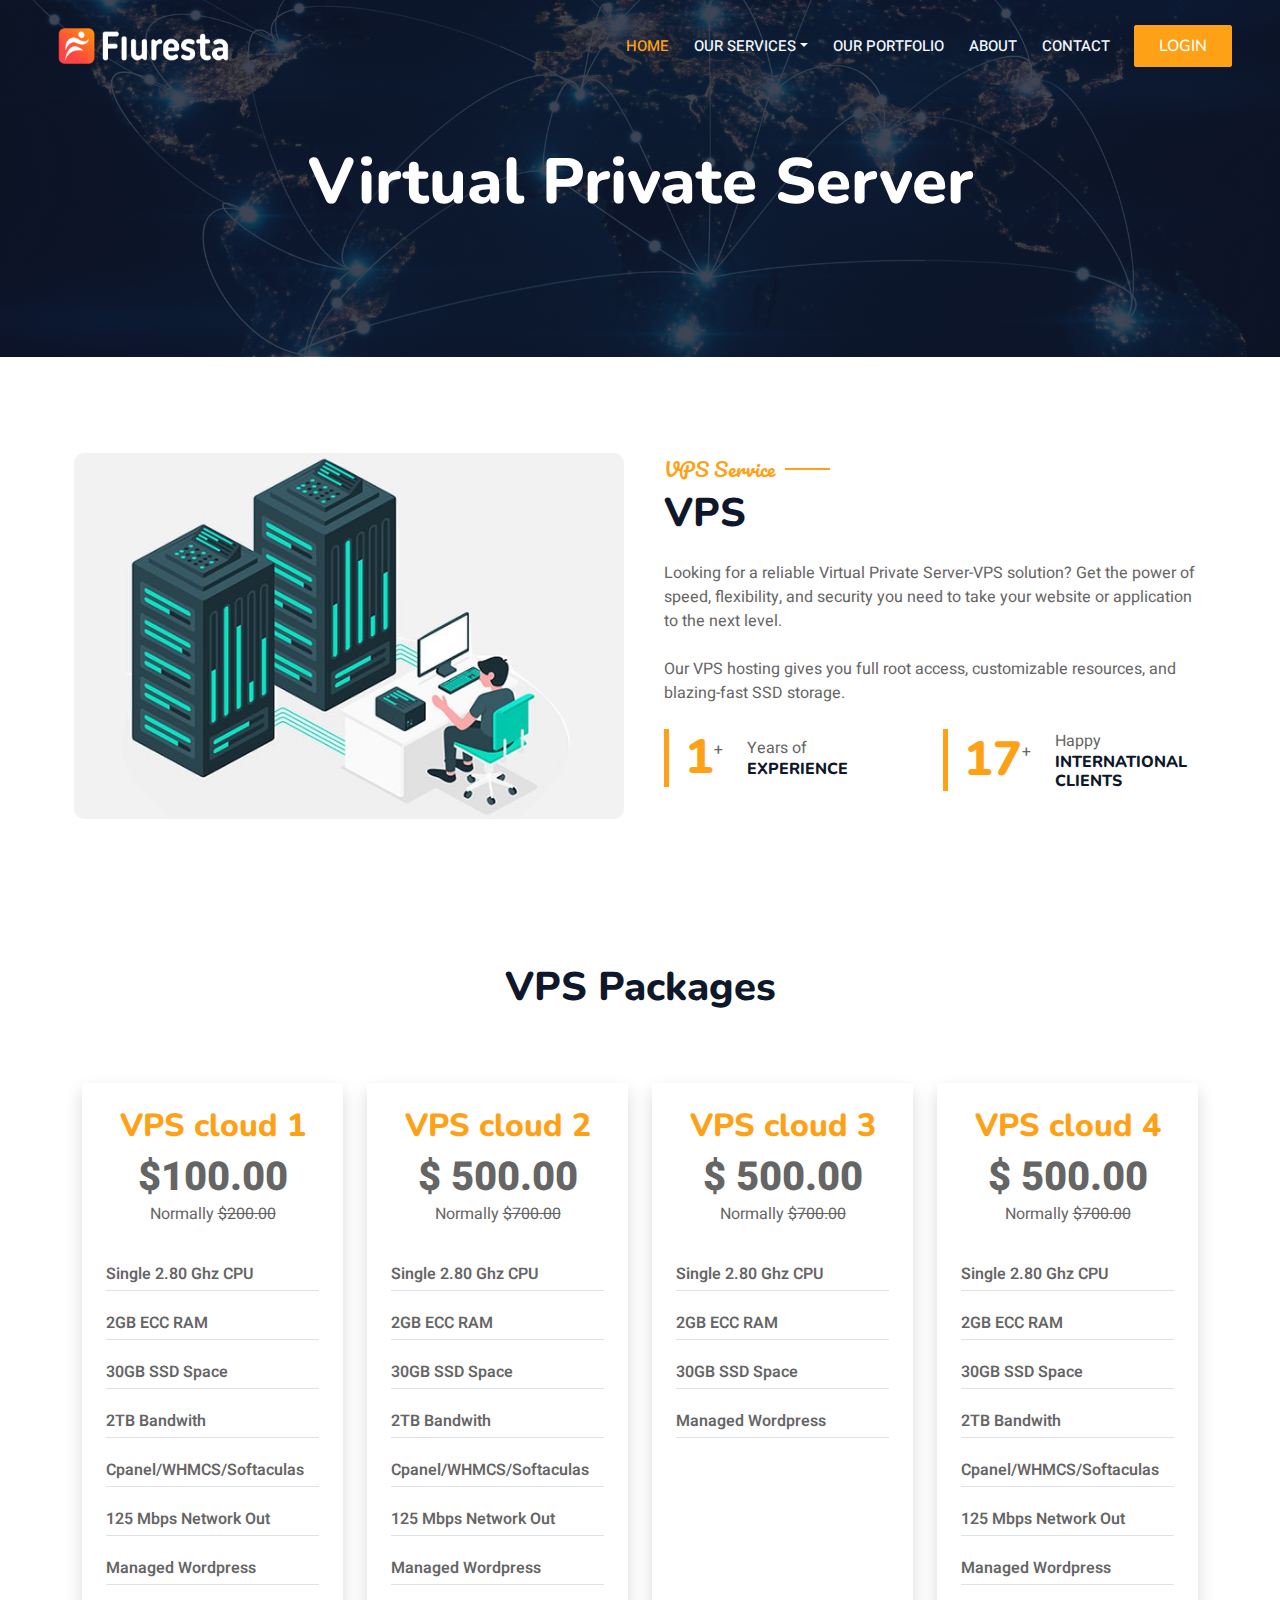
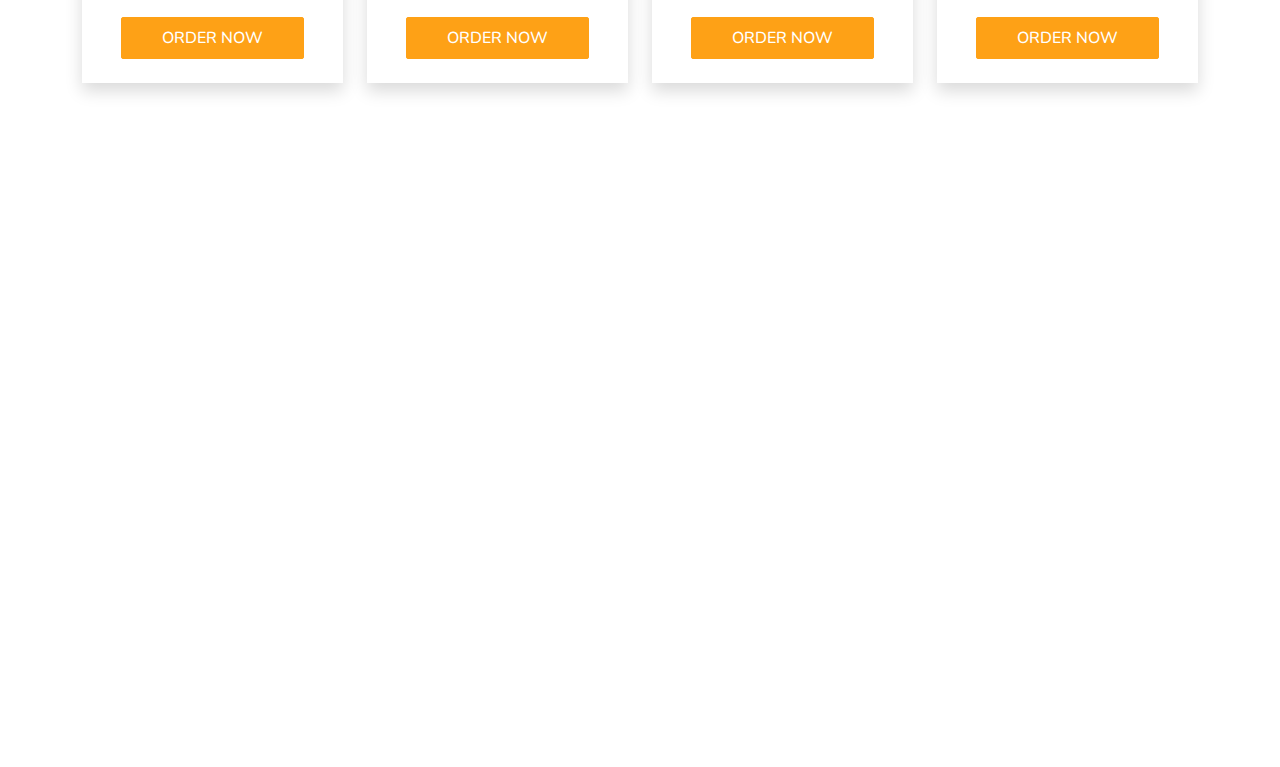
<file: vps.html>
<!DOCTYPE html>
<html lang="en">

<head>
    <meta charset="utf-8">
    <title>Virtual private server || Serving Better Teconology || Fluresta</title>
    <meta content="width=device-width, initial-scale=1.0" name="viewport">
    <meta content="" name="keywords">
    <meta content="" name="description">

    <!-- Favicon -->
    <link href="img/favicon.ico" rel="icon">

    <!-- Google Web Fonts -->
    <link rel="preconnect" href="https://fonts.googleapis.com">
    <link rel="preconnect" href="https://fonts.gstatic.com" crossorigin>
    <link
        href="https://fonts.googleapis.com/css2?family=Heebo:wght@400;500;600&family=Nunito:wght@600;700;800&family=Pacifico&display=swap"
        rel="stylesheet">

    <!-- Icon Font Stylesheet -->
    <link href="https://cdnjs.cloudflare.com/ajax/libs/font-awesome/5.10.0/css/all.min.css" rel="stylesheet">
    <link href="https://cdn.jsdelivr.net/npm/bootstrap-icons@1.4.1/font/bootstrap-icons.css" rel="stylesheet">

    <!-- Libraries Stylesheet -->
    <link href="lib/animate/animate.min.css" rel="stylesheet">
    <link href="lib/owlcarousel/assets/owl.carousel.min.css" rel="stylesheet">
    <link href="lib/tempusdominus/css/tempusdominus-bootstrap-4.min.css" rel="stylesheet" />

    <!-- Customized Bootstrap Stylesheet -->
    <link href="css/bootstrap.min.css" rel="stylesheet">

    <!-- Template Stylesheet -->
    <link href="css/style.css" rel="stylesheet">
</head>

<body>
    <div class="container-xxl bg-white p-0">
        <!-- Spinner Start -->
        <div id="spinner"
            class="show bg-white position-fixed translate-middle w-100 vh-100 top-50 start-50 d-flex align-items-center justify-content-center">
            <div class="spinner-border text-primary" style="width: 3rem; height: 3rem;" role="status">
                <span class="sr-only">Loading...</span>
            </div>
        </div>
        <!-- Spinner End -->


        <!-- Navbar & Hero Start -->
        <div class="container-xxl position-relative p-0">
            <nav class="navbar navbar-expand-lg navbar-dark bg-dark px-4 px-lg-5 py-3 py-lg-0">
                <a href="https://fluresta.com" class="navbar-brand p-0">
                    <!-- <h1 class="text-primary m-0"><i class="fa fa-utensils me-3"></i>Fluresta</h1>-->
                    <img src="img/logo.png" alt="Logo"> 
                </a>
                <button class="navbar-toggler" type="button" data-bs-toggle="collapse" data-bs-target="#navbarCollapse">
                    <span class="fa fa-bars"></span>
                </button>
                <div class="collapse navbar-collapse" id="navbarCollapse">
                    <div class="navbar-nav ms-auto py-0 pe-4">
                        <a href="https://fluresta.com" class="nav-item nav-link active">Home</a>



                        <div class="nav-item dropdown">
                            <a href="service.html" class="nav-link dropdown-toggle" data-bs-toggle="dropdown">OUR
                                SERVICES</a>
                            <div class="dropdown-menu m-0">
                                 <a href="domain.html" class="dropdown-item py-2">DOMAIN REGISTRATION</a>
                                <a href="webhosting.html" class="dropdown-item py-2">WEB HOSTING</a>
                                <a href="vps.html" class="dropdown-item py-2">VPS</a>
                                <a href="ssl.html" class="dropdown-item py-2">SSL CERTIFICATE</a>
                                <a href="wordpress.html" class="dropdown-item py-2">WORDPRESS CUSTOMIZATION</a>
                                <a href="content.html" class="dropdown-item py-2">CONTENT DEVELOPMENT</a>
                                <a href="ukbusiness.html" class="dropdown-item py-2">UK BUSINESS</a>
                                <a href="payment.html" class="dropdown-item py-2">PAYMENT GATEWAY CONSULTANT</a>
                            </div>
                        </div>

                        <a href="portfolio.html" class="nav-item nav-link">OUR PORTFOLIO</a>




                        <a href="about.html" class="nav-item nav-link">About</a>
                        <a href="contact.html" class="nav-item nav-link">Contact</a>

                    </div>
                    <a href="" class="btn btn-primary py-2 px-4">Login</a>
                </div>
            </nav>

            <div class="container-xxl py-5 bg-dark hero-header mb-5">
                <div class="container text-center my-5 pt-5 pb-4">
                    <h1 class="display-3 text-white mb-3 animated slideInDown">Virtual Private Server</h1>
                    <!-- <nav aria-label="breadcrumb">
                        <ol class="breadcrumb justify-content-center text-uppercase">
                            <li class="breadcrumb-item"><a href="#">Home</a></li>
                            <li class="breadcrumb-item"><a href="#">Pages</a></li>
                            <li class="breadcrumb-item text-white active" aria-current="page">Testimonial</li>
                        </ol>
                    </nav> -->
                </div>
            </div>
        </div>
        <!-- Navbar & Hero End -->


        <!-- Testimonial Start -->
        <!-- <div class="container-xxl py-5 wow fadeInUp" data-wow-delay="0.1s">
            <div class="container">
                <div class="text-center">
                    <h5 class="section-title ff-secondary text-center text-primary fw-normal">Testimonial</h5>
                    <h1 class="mb-5">Our Clients Say!!!</h1>
                </div>
                <div class="owl-carousel testimonial-carousel">
                    <div class="testimonial-item bg-transparent border rounded p-4">
                        <i class="fa fa-quote-left fa-2x text-primary mb-3"></i>
                        <p>Dolor et eos labore, stet justo sed est sed. Diam sed sed dolor stet amet eirmod eos labore diam</p>
                        <div class="d-flex align-items-center">
                            <img class="img-fluid flex-shrink-0 rounded-circle" src="img/testimonial-1.jpg" style="width: 50px; height: 50px;">
                            <div class="ps-3">
                                <h5 class="mb-1">Client Name</h5>
                                <small>Profession</small>
                            </div>
                        </div>
                    </div>
                    <div class="testimonial-item bg-transparent border rounded p-4">
                        <i class="fa fa-quote-left fa-2x text-primary mb-3"></i>
                        <p>Dolor et eos labore, stet justo sed est sed. Diam sed sed dolor stet amet eirmod eos labore diam</p>
                        <div class="d-flex align-items-center">
                            <img class="img-fluid flex-shrink-0 rounded-circle" src="img/testimonial-2.jpg" style="width: 50px; height: 50px;">
                            <div class="ps-3">
                                <h5 class="mb-1">Client Name</h5>
                                <small>Profession</small>
                            </div>
                        </div>
                    </div>
                    <div class="testimonial-item bg-transparent border rounded p-4">
                        <i class="fa fa-quote-left fa-2x text-primary mb-3"></i>
                        <p>Dolor et eos labore, stet justo sed est sed. Diam sed sed dolor stet amet eirmod eos labore diam</p>
                        <div class="d-flex align-items-center">
                            <img class="img-fluid flex-shrink-0 rounded-circle" src="img/testimonial-3.jpg" style="width: 50px; height: 50px;">
                            <div class="ps-3">
                                <h5 class="mb-1">Client Name</h5>
                                <small>Profession</small>
                            </div>
                        </div>
                    </div>
                    <div class="testimonial-item bg-transparent border rounded p-4">
                        <i class="fa fa-quote-left fa-2x text-primary mb-3"></i>
                        <p>Dolor et eos labore, stet justo sed est sed. Diam sed sed dolor stet amet eirmod eos labore diam</p>
                        <div class="d-flex align-items-center">
                            <img class="img-fluid flex-shrink-0 rounded-circle" src="img/testimonial-4.jpg" style="width: 50px; height: 50px;">
                            <div class="ps-3">
                                <h5 class="mb-1">Client Name</h5>
                                <small>Profession</small>
                            </div>
                        </div>
                    </div>
                </div>
            </div>
        </div> -->
        <!-- Testimonial End -->
        <!-- About Start -->
        <div class="container-xxl py-5">
            <div class="container">
                <div class="row g-5 align-items-center">
                    <div class="col-lg-6">
                        <div class="row g-3">
                            <!-- <div class="col-6 text-start">
                                <img class="img-fluid rounded w-100 wow zoomIn" data-wow-delay="0.1s"
                                    src="img/office100.jpg">
                            </div>
                            <div class="col-6 text-start">
                                <img class="img-fluid rounded w-75 wow zoomIn" data-wow-delay="0.3s"
                                    src="img/office101.jpg" style="margin-top: 5%;">
                            </div>
                            <div class="col-6 text-end">
                                <img class="img-fluid rounded w-75 wow zoomIn" data-wow-delay="0.5s"
                                    src="img/office103.jpg">
                            </div>
                            <div class="col-6 text-end">
                                <img class="img-fluid rounded w-100 wow zoomIn" data-wow-delay="0.7s"
                                    src="img/office104.jpg">
                            </div> -->
                            <img src="img/vps.jpg" class="img-fluid common-section-img p-0 w-100" alt="vps">
                        </div>
                    </div>
                    <div class="col-lg-6">
                        <h5 class="section-title ff-secondary text-start text-primary fw-normal">VPS Service</h5>


                        <h1 class="mb-4">VPS</h1>



                        <p class="mb-4">Looking for a reliable Virtual Private Server-VPS solution? 
                            Get the power of speed, flexibility, and security you need to take your website or application to the next level.  </p>
                        <p class="mb-4">Our VPS hosting gives you full root access, customizable resources, and blazing-fast SSD storage.</p>
                        <div class="row g-4 mb-4">
                            <div class="col-sm-6">
                                <div class="d-flex align-items-center border-start border-5 border-primary px-3">
                                    <h1 class="flex-shrink-0 display-5 text-primary mb-0" data-toggle="counter-up">3
                                    </h1>
                                    <P>+</P>
                                    <div class="ps-4">
                                        <p class="mb-0">Years of</p>
                                        <h6 class="text-uppercase mb-0">Experience</h6>
                                    </div>
                                </div>
                            </div>
                            <div class="col-sm-6">
                                <div class="d-flex align-items-center border-start border-5 border-primary px-3">
                                    <h1 class="flex-shrink-0 display-5 text-primary mb-0" data-toggle="counter-up">50
                                    </h1>
                                    <P>+</P>
                                    <div class="ps-4">
                                        <p class="mb-0">Happy</p>
                                        <h6 class="text-uppercase mb-0">International Clients</h6>
                                    </div>
                                </div>
                            </div>
                        </div>
                        <!-- <a class="btn btn-primary py-3 px-5 mt-2" href="">Read More</a> -->
                    </div>
                </div>
            </div>
        </div>
        <!-- About End -->
        <!-- web hosting packege start -->
        <section class="container-xxl py-5">
            <div class="container">
                <div class="row">
                    <h1 class="text-center my-5 text-capitalize">VPS packages</h1>
                    <div class="col-md-6 col-xl-3 my-4">
                        <div class="packege p-2 shadow d-flex justify-content-between flex-column h-100">
                            <div>
                                <div class="packege-header text-center py-3">
                                    <h2 class="packeg-title text-primary">VPS cloud 1</h2>
                                    <span class="display-6 my-4">$100.00</span><br>
                                    <span class="text-capitalize">normally <del>$200.00</del></span>
                                </div>
                                <ul class="mt-3 list-unstyled mx-3">
                                    <li class="border-bottom py-1 font-weight-bold mt-3 text-capitalize">single 2.80 Ghz CPU</li>
                                    <li class="border-bottom py-1 font-weight-bold mt-3 text-capitalize">2GB ECC RAM</li>
                                    <li class="border-bottom py-1 font-weight-bold mt-3 text-capitalize">30GB SSD Space</li>
                                    <li class="border-bottom py-1 font-weight-bold mt-3 text-capitalize">2TB Bandwith</li>
                                    <li class="border-bottom py-1 font-weight-bold mt-3 text-capitalize">Cpanel/WHMCS/softaculas</li>
                                    <li class="border-bottom py-1 font-weight-bold mt-3 text-capitalize">125 Mbps network out</li>
                                    <li class="border-bottom py-1 font-weight-bold mt-3 text-capitalize">Managed wordpress</li>
                                </ul>
                            </div>
                            <a href="#" class="text-uppercase btn btn-primary py-2 my-3 w-75 mx-auto d-block">order now</a>
                        </div>
                    </div><!--col-md-6 col-xl-3-->
                    <div class="col-md-6 col-xl-3 my-4">
                        <div class="packege p-2 shadow d-flex justify-content-between flex-column h-100">
                            <div>
                                <div class="packege-header text-center py-3">
                                    <h2 class="packeg-title text-primary">VPS cloud 2</h2>
                                    <span class="display-6 my-4">$ 500.00</span><br>
                                    <span class="text-capitalize">normally <del>$700.00</del></span>
                                </div>
                                <ul class="mt-3 list-unstyled mx-3">
                                    <li class="border-bottom py-1 font-weight-bold mt-3 text-capitalize">single 2.80 Ghz CPU</li>
                                    <li class="border-bottom py-1 font-weight-bold mt-3 text-capitalize">2GB ECC RAM</li>
                                    <li class="border-bottom py-1 font-weight-bold mt-3 text-capitalize">30GB SSD Space</li>
                                    <li class="border-bottom py-1 font-weight-bold mt-3 text-capitalize">2TB Bandwith</li>
                                    <li class="border-bottom py-1 font-weight-bold mt-3 text-capitalize">Cpanel/WHMCS/softaculas</li>
                                    <li class="border-bottom py-1 font-weight-bold mt-3 text-capitalize">125 Mbps network out</li>
                                    <li class="border-bottom py-1 font-weight-bold mt-3 text-capitalize">Managed wordpress</li>
                                </ul>
                            </div>
                            <a href="#" class="text-uppercase btn btn-primary py-2 my-3 w-75 mx-auto d-block">order now</a>
                        </div>
                    </div><!--col-md-6 col-xl-3 -->
                    <div class="col-md-6 col-xl-3 my-4">
                        <div class="packege p-2 shadow d-flex justify-content-between flex-column h-100">
                            <div>
                                <div class="packege-header text-center py-3">
                                    <h2 class="packeg-title text-primary">VPS cloud 3</h2>
                                    <span class="display-6 my-4">$ 500.00</span><br>
                                    <span class="text-capitalize">normally <del>$700.00</del></span>
                                </div>
                                <ul class="mt-3 list-unstyled mx-3">
                                    <li class="border-bottom py-1 font-weight-bold mt-3 text-capitalize">single 2.80 Ghz CPU</li>
                                    <li class="border-bottom py-1 font-weight-bold mt-3 text-capitalize">2GB ECC RAM</li>
                                    <li class="border-bottom py-1 font-weight-bold mt-3 text-capitalize">30GB SSD Space</li>
                                    <li class="border-bottom py-1 font-weight-bold mt-3 text-capitalize">Managed wordpress</li>
                                </ul>
                            </div>
                            <a href="#" class="text-uppercase btn btn-primary py-2 my-3 w-75 mx-auto d-block">order now</a>
                        </div>
                    </div><!--col-md-6 col-xl-3 -->
                    <div class="col-md-6 col-xl-3 my-4">
                        <div class="packege p-2 shadow d-flex justify-content-between flex-column h-100">
                            <div>
                                <div class="packege-header text-center py-3">
                                    <h2 class="packeg-title text-primary">VPS cloud 4</h2>
                                    <span class="display-6 my-4">$ 500.00</span><br>
                                    <span class="text-capitalize">normally <del>$700.00</del></span>
                                </div>
                                <ul class="mt-3 list-unstyled mx-3">
                                    <li class="border-bottom py-1 font-weight-bold mt-3 text-capitalize">single 2.80 Ghz CPU</li>
                                    <li class="border-bottom py-1 font-weight-bold mt-3 text-capitalize">2GB ECC RAM</li>
                                    <li class="border-bottom py-1 font-weight-bold mt-3 text-capitalize">30GB SSD Space</li>
                                    <li class="border-bottom py-1 font-weight-bold mt-3 text-capitalize">2TB Bandwith</li>
                                    <li class="border-bottom py-1 font-weight-bold mt-3 text-capitalize">Cpanel/WHMCS/softaculas</li>
                                    <li class="border-bottom py-1 font-weight-bold mt-3 text-capitalize">125 Mbps network out</li>
                                    <li class="border-bottom py-1 font-weight-bold mt-3 text-capitalize">Managed wordpress</li>
                                </ul>
                            </div>
                            <a href="#" class="text-uppercase btn btn-primary py-2 my-3 w-75 mx-auto d-block">order now</a>
                        </div>
                    </div><!--col-md-6 col-xl-3 -->
                </div>
            </div>
        </section>
        <!-- web hosting packege end -->
       <!-- Footer Start -->
       <div class="container-fluid bg-dark text-light footer pt-5 mt-5 wow fadeIn" data-wow-delay="0.1s">
        <div class="container py-5">
            <div class="row g-5">
                <div class="col-lg-3 col-md-6">
                    <h4 class="section-title ff-secondary text-start text-primary fw-normal mb-4">Fluresta</h4>
                    <p>Our goal  is to ensure users have the necessary technical resources and assistance to effectively perform their online based-work.</p>
                    <div class="mt-4">
                        <a href="https://fluresta.com">
                                <img class="img-fluid w-50" src="img/logo.png" alt="logo">
                           </a>
                    </div>
                </div>
                <div class="col-lg-3 col-md-6">
                    <h4 class="section-title ff-secondary text-start text-primary fw-normal mb-4">Company</h4>
                    <a class="btn btn-link" href="https://fluresta.com">Home</a>
                    <a class="btn btn-link" href="domain.html">Domain Registration</a>
                    <a class="btn btn-link" href="wordpress.html">Wordpress Customization</a>
                    <a class="btn btn-link" href="">Privacy Policy</a>
                    <a class="btn btn-link" href="">Terms & Condition</a>
                </div>
                  <div class="col-lg-3 col-md-6">
                    <h4 class="section-title ff-secondary text-start text-primary fw-normal mb-4">Office Hours</h4>
                    <h5 class="text-light fw-normal">Sunday - Thursdays</h5>
                    <p>10AM - 09PM</p>
                    <h5 class="text-light fw-normal">Saturday</h5>
                    <p>12PM - 4PM</p>
                </div>
                <div class="col-lg-3 col-md-6">
                    <h4 class="section-title ff-secondary text-start text-primary fw-normal mb-4">Contact</h4>
                    <p class="mb-2"><i class="fa fa-map-marker-alt me-3"></i>87 Dhopokhola , Mymensingh</p>
                    <p class="mb-2"><i class="fa fa-phone-alt me-3"></i>+88 01719 375526</p>
                    <p class="mb-2"><i class="fa fa-envelope me-3"></i>support@fluresta.com</p>
                    <p class="mb-2"><i class="fa fa-headphones-alt me-3"></i>24/7 online customer support</p>
                    <div class="d-flex pt-2">
                        <a class="btn btn-outline-light btn-social" href=""><i class="fab fa-twitter"></i></a>
                        <a class="btn btn-outline-light btn-social" href="https://www.facebook.com/fluresta" target="_blank"><i class="fab fa-facebook-f"></i></a>
                        <a class="btn btn-outline-light btn-social" href=""><i class="fab fa-youtube"></i></a>
                        <a class="btn btn-outline-light btn-social" href=""><i class="fab fa-linkedin-in"></i></a>
                    </div>
                </div>
            </div>
            <div class="payment-option mt-5 pt-4 col-md-5 mx-auto">
                <img class="img-fluid" src="img/payment-option.png" alt="payment option">
            </div>
        </div>
        <div class="container">
            <div class="copyright">
                <div class="row">
                    <div class="text-center mb-3 mb-md-0">
                        2023 &copy; by Fluresta . All Right Reserved.
                    </div>

                </div>
            </div>
        </div>
    </div>
    <!-- Footer End -->


        <!-- Back to Top -->
        <!-- <a href="#" class="btn btn-lg btn-primary btn-lg-square back-to-top"><i class="bi bi-arrow-up"></i></a> -->
    </div>

    <!-- JavaScript Libraries -->
    <script src="https://code.jquery.com/jquery-3.4.1.min.js"></script>
    <script src="https://cdn.jsdelivr.net/npm/bootstrap@5.0.0/dist/js/bootstrap.bundle.min.js"></script>
    <script src="lib/wow/wow.min.js"></script>
    <script src="lib/easing/easing.min.js"></script>
    <script src="lib/waypoints/waypoints.min.js"></script>
    <script src="lib/counterup/counterup.min.js"></script>
    <script src="lib/owlcarousel/owl.carousel.min.js"></script>
    <script src="lib/tempusdominus/js/moment.min.js"></script>
    <script src="lib/tempusdominus/js/moment-timezone.min.js"></script>
    <script src="lib/tempusdominus/js/tempusdominus-bootstrap-4.min.js"></script>

    <!-- Template Javascript -->
    <script src="js/main.js"></script>


    <div id="fb-root"></div>

    <!-- Your Chat Plugin code -->
    <div id="fb-customer-chat" class="fb-customerchat">
    </div>

    <script>
      var chatbox = document.getElementById('fb-customer-chat');
      chatbox.setAttribute("page_id", "102589046098539");
      chatbox.setAttribute("attribution", "biz_inbox");
    </script>

    <!-- Your SDK code -->
    <script>
      window.fbAsyncInit = function() {
        FB.init({
          xfbml            : true,
          version          : 'v16.0'
        });
      };

      (function(d, s, id) {
        var js, fjs = d.getElementsByTagName(s)[0];
        if (d.getElementById(id)) return;
        js = d.createElement(s); js.id = id;
        js.src = 'https://connect.facebook.net/en_US/sdk/xfbml.customerchat.js';
        fjs.parentNode.insertBefore(js, fjs);
      }(document, 'script', 'facebook-jssdk'));
    </script>



</body>

</html>
</file>
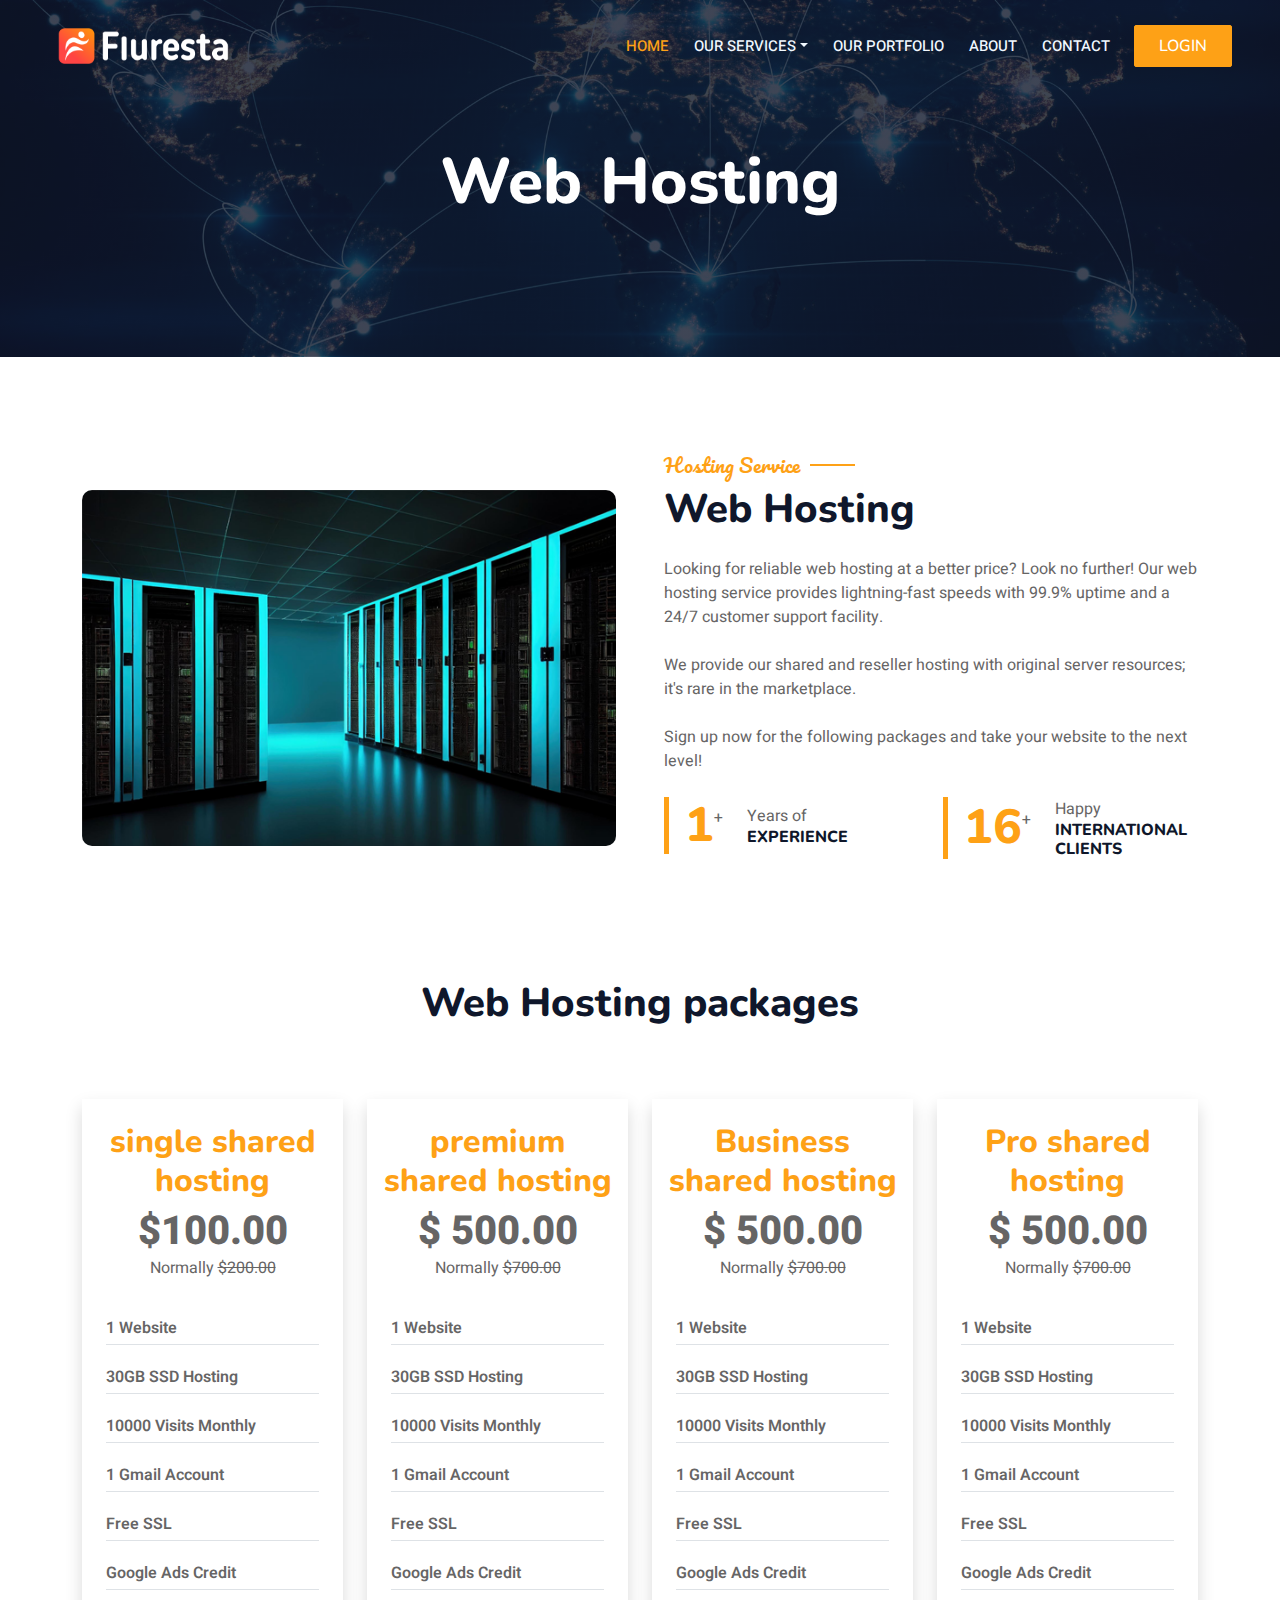
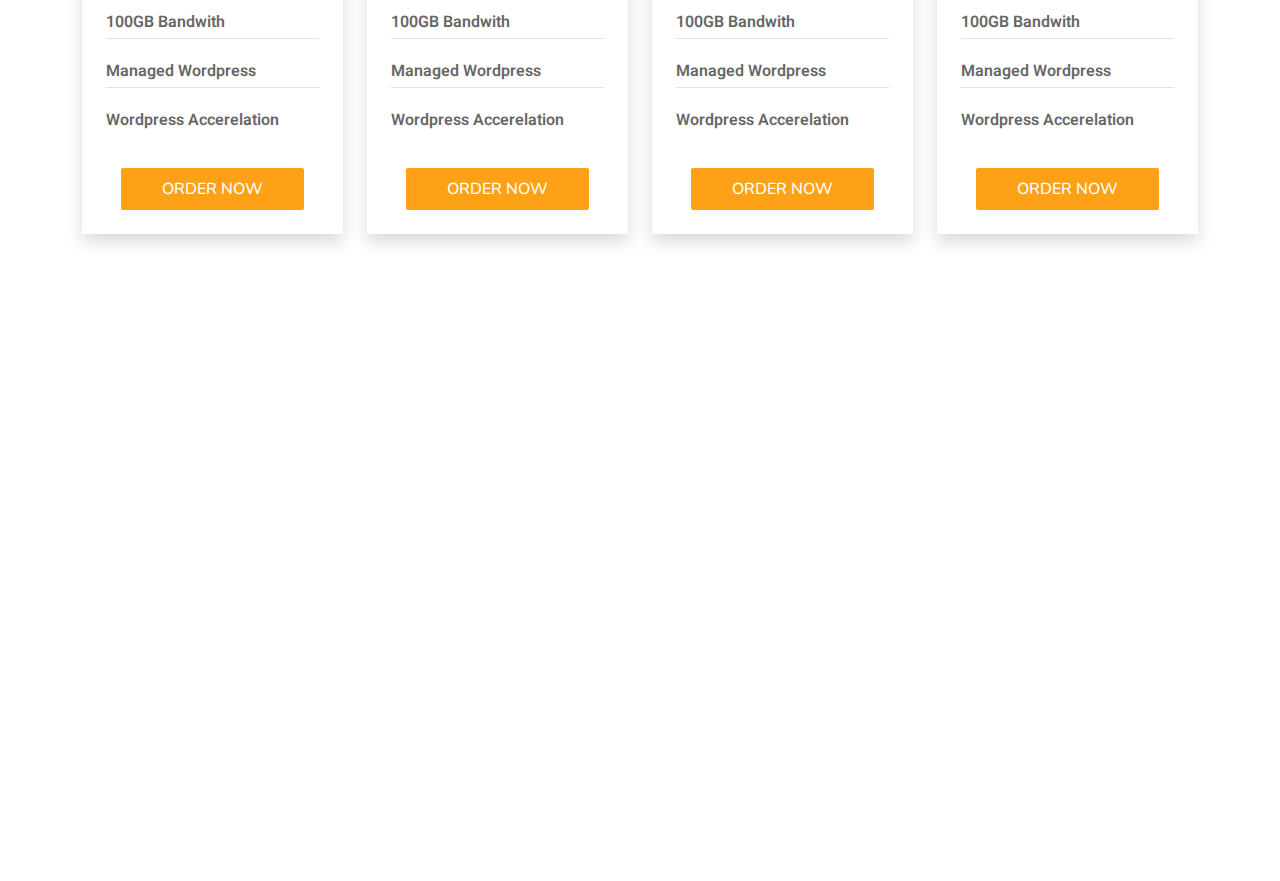
<file: webhosting.html>
<!DOCTYPE html>
<html lang="en">

<head>
    <meta charset="utf-8">
    <title>Web Hosting || Serving Better Teconology || Fluresta</title>
    <meta content="width=device-width, initial-scale=1.0" name="viewport">
    <meta content="" name="keywords">
    <meta content="" name="description">

    <!-- Favicon -->
    <link href="img/favicon.ico" rel="icon">

    <!-- Google Web Fonts -->
    <link rel="preconnect" href="https://fonts.googleapis.com">
    <link rel="preconnect" href="https://fonts.gstatic.com" crossorigin>
    <link
        href="https://fonts.googleapis.com/css2?family=Heebo:wght@400;500;600&family=Nunito:wght@600;700;800&family=Pacifico&display=swap"
        rel="stylesheet">

    <!-- Icon Font Stylesheet -->
    <link href="https://cdnjs.cloudflare.com/ajax/libs/font-awesome/5.10.0/css/all.min.css" rel="stylesheet">
    <link href="https://cdn.jsdelivr.net/npm/bootstrap-icons@1.4.1/font/bootstrap-icons.css" rel="stylesheet">

    <!-- Libraries Stylesheet -->
    <link href="lib/animate/animate.min.css" rel="stylesheet">
    <link href="lib/owlcarousel/assets/owl.carousel.min.css" rel="stylesheet">
    <link href="lib/tempusdominus/css/tempusdominus-bootstrap-4.min.css" rel="stylesheet" />

    <!-- Customized Bootstrap Stylesheet -->
    <link href="css/bootstrap.min.css" rel="stylesheet">

    <!-- Template Stylesheet -->
    <link href="css/style.css" rel="stylesheet">
</head>

<body>
    <div class="container-xxl bg-white p-0">
        <!-- Spinner Start -->
        <div id="spinner"
            class="show bg-white position-fixed translate-middle w-100 vh-100 top-50 start-50 d-flex align-items-center justify-content-center">
            <div class="spinner-border text-primary" style="width: 3rem; height: 3rem;" role="status">
                <span class="sr-only">Loading...</span>
            </div>
        </div>
        <!-- Spinner End -->


        <!-- Navbar & Hero Start -->
        <div class="container-xxl position-relative p-0">
            <nav class="navbar navbar-expand-lg navbar-dark bg-dark px-4 px-lg-5 py-3 py-lg-0">
                <a href="https://fluresta.com" class="navbar-brand p-0">
                    <!-- <h1 class="text-primary m-0"><i class="fa fa-utensils me-3"></i>Fluresta</h1>-->
                    <img src="img/logo.png" alt="Logo"> 
                </a>
                <button class="navbar-toggler" type="button" data-bs-toggle="collapse" data-bs-target="#navbarCollapse">
                    <span class="fa fa-bars"></span>
                </button>
                <div class="collapse navbar-collapse" id="navbarCollapse">
                    <div class="navbar-nav ms-auto py-0 pe-4">
                        <a href="https://fluresta.com" class="nav-item nav-link active">Home</a>



                        <div class="nav-item dropdown">
                            <a href="service.html" class="nav-link dropdown-toggle" data-bs-toggle="dropdown">OUR
                                SERVICES</a>
                            <div class="dropdown-menu m-0">
                                 <a href="domain.html" class="dropdown-item py-2">DOMAIN REGISTRATION</a>
                                <a href="webhosting.html" class="dropdown-item py-2">WEB HOSTING</a>
                                <a href="vps.html" class="dropdown-item py-2">VPS</a>
                                <a href="ssl.html" class="dropdown-item py-2">SSL CERTIFICATE</a>
                                <a href="wordpress.html" class="dropdown-item py-2">WORDPRESS CUSTOMIZATION</a>
                                <a href="content.html" class="dropdown-item py-2">CONTENT DEVELOPMENT</a>
                                <a href="ukbusiness.html" class="dropdown-item py-2">UK BUSINESS</a>
                                <a href="payment.html" class="dropdown-item py-2">PAYMENT GATEWAY CONSULTANT</a>
                            </div>
                        </div>

                        <a href="portfolio.html" class="nav-item nav-link">OUR PORTFOLIO</a>




                        <a href="about.html" class="nav-item nav-link">About</a>
                        <a href="contact.html" class="nav-item nav-link">Contact</a>

                    </div>
                    <a href="" class="btn btn-primary py-2 px-4">Login</a>
                </div>
            </nav>

            <div class="container-xxl py-5 bg-dark hero-header mb-5">
                <div class="container text-center my-5 pt-5 pb-4">
                    <h1 class="display-3 text-white mb-3 animated slideInDown">Web Hosting</h1>
                    <!-- <nav aria-label="breadcrumb">
                        <ol class="breadcrumb justify-content-center text-uppercase">
                            <li class="breadcrumb-item"><a href="#">Home</a></li>
                            <li class="breadcrumb-item"><a href="#">Pages</a></li>
                            <li class="breadcrumb-item text-white active" aria-current="page">Testimonial</li>
                        </ol>
                    </nav> -->
                </div>
            </div>
        </div>
        <!-- Navbar & Hero End -->


        <!-- Testimonial Start -->
        <!-- <div class="container-xxl py-5 wow fadeInUp" data-wow-delay="0.1s">
            <div class="container">
                <div class="text-center">
                    <h5 class="section-title ff-secondary text-center text-primary fw-normal">Testimonial</h5>
                    <h1 class="mb-5">Our Clients Say!!!</h1>
                </div>
                <div class="owl-carousel testimonial-carousel">
                    <div class="testimonial-item bg-transparent border rounded p-4">
                        <i class="fa fa-quote-left fa-2x text-primary mb-3"></i>
                        <p>Dolor et eos labore, stet justo sed est sed. Diam sed sed dolor stet amet eirmod eos labore diam</p>
                        <div class="d-flex align-items-center">
                            <img class="img-fluid flex-shrink-0 rounded-circle" src="img/testimonial-1.jpg" style="width: 50px; height: 50px;">
                            <div class="ps-3">
                                <h5 class="mb-1">Client Name</h5>
                                <small>Profession</small>
                            </div>
                        </div>
                    </div>
                    <div class="testimonial-item bg-transparent border rounded p-4">
                        <i class="fa fa-quote-left fa-2x text-primary mb-3"></i>
                        <p>Dolor et eos labore, stet justo sed est sed. Diam sed sed dolor stet amet eirmod eos labore diam</p>
                        <div class="d-flex align-items-center">
                            <img class="img-fluid flex-shrink-0 rounded-circle" src="img/testimonial-2.jpg" style="width: 50px; height: 50px;">
                            <div class="ps-3">
                                <h5 class="mb-1">Client Name</h5>
                                <small>Profession</small>
                            </div>
                        </div>
                    </div>
                    <div class="testimonial-item bg-transparent border rounded p-4">
                        <i class="fa fa-quote-left fa-2x text-primary mb-3"></i>
                        <p>Dolor et eos labore, stet justo sed est sed. Diam sed sed dolor stet amet eirmod eos labore diam</p>
                        <div class="d-flex align-items-center">
                            <img class="img-fluid flex-shrink-0 rounded-circle" src="img/testimonial-3.jpg" style="width: 50px; height: 50px;">
                            <div class="ps-3">
                                <h5 class="mb-1">Client Name</h5>
                                <small>Profession</small>
                            </div>
                        </div>
                    </div>
                    <div class="testimonial-item bg-transparent border rounded p-4">
                        <i class="fa fa-quote-left fa-2x text-primary mb-3"></i>
                        <p>Dolor et eos labore, stet justo sed est sed. Diam sed sed dolor stet amet eirmod eos labore diam</p>
                        <div class="d-flex align-items-center">
                            <img class="img-fluid flex-shrink-0 rounded-circle" src="img/testimonial-4.jpg" style="width: 50px; height: 50px;">
                            <div class="ps-3">
                                <h5 class="mb-1">Client Name</h5>
                                <small>Profession</small>
                            </div>
                        </div>
                    </div>
                </div>
            </div>
        </div> -->
        <!-- Testimonial End -->
        <!-- About Start -->
        <div class="container-xxl py-5 web-hosting">
            <div class="container">
                <div class="row g-5 align-items-center">
                    <div class="col-lg-6">
                        <!-- <div class="row g-3">
                            <div class="col-6 text-start">
                                <img class="img-fluid rounded w-100 wow zoomIn" data-wow-delay="0.1s" src="img/office100.jpg">
                            </div>
                            <div class="col-6 text-start">
                                <img class="img-fluid rounded w-75 wow zoomIn" data-wow-delay="0.3s" src="img/office101.jpg" style="margin-top: 5%;">
                            </div>
                            <div class="col-6 text-end">
                                <img class="img-fluid rounded w-75 wow zoomIn" data-wow-delay="0.5s" src="img/office103.jpg">
                            </div>
                            <div class="col-6 text-end">
                                <img class="img-fluid rounded w-100 wow zoomIn" data-wow-delay="0.7s" src="img/office104.jpg">
                            </div>
                        </div> -->
                        <img src="img/webhosting.png" class="img-fluid common-section-img p-0 w-100" alt="web hosting">
                    </div>
                    <div class="col-lg-6">
                        <h5 class="section-title ff-secondary text-start text-primary fw-normal">Hosting Service</h5>

                        <h1 class="mb-4">Web Hosting</h1>

                        <p class="mb-4">Looking for reliable web hosting at a better price? Look no further! Our web hosting service provides lightning-fast speeds with 99.9% uptime and a 24/7 customer support facility. </p>
                        <p class="mb-4">
                            We provide our shared and reseller hosting with original server resources; it's rare in the marketplace.
                        </p>
                        
                        <p class="mb-4">Sign up now for the following packages and take your website to the next level!
                        </p>
                        <div class="row g-4 mb-4">
                            <div class="col-sm-6">
                                <div class="d-flex align-items-center border-start border-5 border-primary px-3">
                                    <h1 class="flex-shrink-0 display-5 text-primary mb-0" data-toggle="counter-up">3
                                    </h1>
                                    <P>+</P>
                                    <div class="ps-4">
                                        <p class="mb-0">Years of</p>
                                        <h6 class="text-uppercase mb-0">Experience</h6>
                                    </div>
                                </div>
                            </div>
                            <div class="col-sm-6">
                                <div class="d-flex align-items-center border-start border-5 border-primary px-3">
                                    <h1 class="flex-shrink-0 display-5 text-primary mb-0" data-toggle="counter-up">50
                                    </h1>
                                    <P>+</P>
                                    <div class="ps-4">
                                        <p class="mb-0">Happy</p>
                                        <h6 class="text-uppercase mb-0">International Clients</h6>
                                    </div>
                                </div>
                            </div>
                        </div>
                        <!-- <a class="btn btn-primary py-3 px-5 mt-2" href="">Read More</a> -->
                    </div>
                </div>
            </div>
        </div>
        <!-- About End -->
        <!-- web hosting packege start -->
        <section class="container-xxl">
            <div class="container">
                <div class="row">
                    <h1 class="text-center my-5">Web Hosting packages</h1>
                    <div class="col-md-6 col-xl-3 my-4">
                        <div class="packege p-2 shadow d-flex justify-content-between flex-column h-100">
                            <div>
                                <div class="packege-header text-center py-3">
                                    <h2 class="packeg-title text-primary">single shared hosting</h2>
                                    <span class="display-6 my-4">$100.00</span><br>
                                    <span class="text-capitalize">normally <del>$200.00</del></span>
                                </div>
                                <ul class="mt-3 list-unstyled mx-3">
                                    <li class="border-bottom py-1 mt-3 text-capitalize">1 website</li>
                                    <li class="border-bottom py-1 mt-3 text-capitalize">30GB SSD Hosting</li>
                                    <li class="border-bottom py-1 mt-3 text-capitalize">10000 visits monthly</li>
                                    <li class="border-bottom py-1 mt-3 text-capitalize">1 Gmail account</li>
                                    <li class="border-bottom py-1 mt-3 text-capitalize">free SSL</li>
                                    <li class="border-bottom py-1 mt-3 text-capitalize">google ads credit</li>
                                    <li class="border-bottom py-1 mt-3 text-capitalize">100GB Bandwith</li>
                                    <li class="border-bottom py-1 mt-3 text-capitalize">Managed wordpress</li>
                                    <li class="py-1 mt-3 text-capitalize">wordpress accerelation</li>
                                </ul>
                            </div>
                            <a href="#" class="text-uppercase btn btn-primary py-2 my-3 w-75 mx-auto d-block">order
                                now</a>
                        </div>
                    </div><!--col-md-6 col-xl-3-->
                    <div class="col-md-6 col-xl-3 my-4">
                        <div class="packege p-2 shadow d-flex justify-content-between flex-column h-100">
                            <div>
                                <div class="packege-header text-center py-3">
                                    <h2 class="packeg-title text-primary">premium shared hosting</h2>
                                    <span class="display-6 my-4">$ 500.00</span><br>
                                    <span class="text-capitalize">normally <del>$700.00</del></span>
                                </div>
                                <ul class="mt-3 list-unstyled mx-3">
                                    <li class="border-bottom py-1 mt-3 text-capitalize">1 website</li>
                                    <li class="border-bottom py-1 mt-3 text-capitalize">30GB SSD Hosting</li>
                                    <li class="border-bottom py-1 mt-3 text-capitalize">10000 visits monthly</li>
                                    <li class="border-bottom py-1 mt-3 text-capitalize">1 Gmail account</li>
                                    <li class="border-bottom py-1 mt-3 text-capitalize">free SSL</li>
                                    <li class="border-bottom py-1 mt-3 text-capitalize">google ads credit</li>
                                    <li class="border-bottom py-1 mt-3 text-capitalize">100GB Bandwith</li>
                                    <li class="border-bottom py-1 mt-3 text-capitalize">Managed wordpress</li>
                                    <li class="py-1 mt-3 text-capitalize">wordpress accerelation</li>
                                </ul>
                            </div>
                            <a href="#" class="text-uppercase btn btn-primary py-2 my-3 w-75 mx-auto d-block">order now</a>
                        </div>
                    </div><!--col-md-6 col-xl-3 -->
                    <div class="col-md-6 col-xl-3 my-4">
                        <div class="packege p-2 shadow d-flex justify-content-between flex-column h-100">
                            <div>
                                <div class="packege-header text-center py-3">
                                    <h2 class="packeg-title text-primary">Business shared hosting</h2>
                                    <span class="display-6 my-4">$ 500.00</span><br>
                                    <span class="text-capitalize">normally <del>$700.00</del></span>
                                </div>
                                <ul class="mt-3 list-unstyled mx-3">
                                    <li class="border-bottom py-1 mt-3 text-capitalize">1 website</li>
                                    <li class="border-bottom py-1 mt-3 text-capitalize">30GB SSD Hosting</li>
                                    <li class="border-bottom py-1 mt-3 text-capitalize">10000 visits monthly</li>
                                    <li class="border-bottom py-1 mt-3 text-capitalize">1 Gmail account</li>
                                    <li class="border-bottom py-1 mt-3 text-capitalize">free SSL</li>
                                    <li class="border-bottom py-1 mt-3 text-capitalize">google ads credit</li>
                                    <li class="border-bottom py-1 mt-3 text-capitalize">100GB Bandwith</li>
                                    <li class="border-bottom py-1 mt-3 text-capitalize">Managed wordpress</li>
                                    <li class="py-1 mt-3 text-capitalize">wordpress accerelation</li>
                                </ul>
                            </div>
                            <a href="#" class="text-uppercase btn btn-primary py-2 my-3 w-75 mx-auto d-block">order now</a>
                        </div>
                    </div><!--col-md-6 col-xl-3 -->
                    <div class="col-md-6 col-xl-3 my-4">
                        <div class="packege p-2 shadow d-flex justify-content-between flex-column h-100">
                            <div class="">
                                <div class="packege-header text-center py-3">
                                    <h2 class="packeg-title text-primary">Pro shared hosting</h2>
                                    <span class="display-6 my-4">$ 500.00</span><br>
                                    <span class="text-capitalize">normally <del>$700.00</del></span>
                                </div>
                                <ul class="mt-3 list-unstyled mx-3">
                                    <li class="border-bottom py-1 mt-3 text-capitalize">1 website</li>
                                    <li class="border-bottom py-1 mt-3 text-capitalize">30GB SSD Hosting</li>
                                    <li class="border-bottom py-1 mt-3 text-capitalize">10000 visits monthly</li>
                                    <li class="border-bottom py-1 mt-3 text-capitalize">1 Gmail account</li>
                                    <li class="border-bottom py-1 mt-3 text-capitalize">free SSL</li>
                                    <li class="border-bottom py-1 mt-3 text-capitalize">google ads credit</li>
                                    <li class="border-bottom py-1 mt-3 text-capitalize">100GB Bandwith</li>
                                    <li class="border-bottom py-1 mt-3 text-capitalize">Managed wordpress</li>
                                    <li class="py-1 mt-3 text-capitalize">wordpress accerelation</li>
                                    
                                </ul>
                            </div>
                            <a href="#" class="text-uppercase btn btn-primary py-2 my-3 w-75 mx-auto d-block">order
                                now</a>
                        </div>
                    </div><!--col-md-6 col-xl-3 -->
                </div>
            </div>
        </section>
        <!-- web hosting packege end -->
        <!-- Footer Start -->
        <div class="container-fluid bg-dark text-light footer pt-5 mt-5 wow fadeIn" data-wow-delay="0.1s">
            <div class="container py-5">
                <div class="row g-5">
                    <div class="col-lg-3 col-md-6">
                        <h4 class="section-title ff-secondary text-start text-primary fw-normal mb-4">Fluresta</h4>
                        <p>Our goal of IT support is to ensure that users have the necessary technical resources and
                            assistance to effectively perform their work.</p>
                        <div class="mt-4">
                            <a href="https://fluresta.com">
                                <img class="img-fluid w-50" src="img/logo.png" alt="logo">
                           </a>
                        </div>
                    </div>
                    <div class="col-lg-3 col-md-6">
                        <h4 class="section-title ff-secondary text-start text-primary fw-normal mb-4">Company</h4>
                        <a class="btn btn-link" href="https://fluresta.com">Home</a>
                        <a class="btn btn-link" href="domain.html">Domain Registration</a>
                        <a class="btn btn-link" href="wordpress.html">Wordpress Customization</a>
                        <a class="btn btn-link" href="">Privacy Policy</a>
                        <a class="btn btn-link" href="">Terms & Condition</a>
                    </div>
                    <div class="col-lg-3 col-md-6">
                        <h4 class="section-title ff-secondary text-start text-primary fw-normal mb-4">Office Hours</h4>
                        <h5 class="text-light fw-normal">Sunday - Thursdays</h5>
                        <p>10AM - 09PM</p>
                        <h5 class="text-light fw-normal">Saturday</h5>
                        <p>12PM - 4PM</p>
                    </div>
                    <div class="col-lg-3 col-md-6">
                        <h4 class="section-title ff-secondary text-start text-primary fw-normal mb-4">Contact</h4>
                        <p class="mb-2"><i class="fa fa-map-marker-alt me-3"></i>87 Dhopokhola , Mymensingh</p>
                        <p class="mb-2"><i class="fa fa-phone-alt me-3"></i>+88 01719 375526</p>
                        <p class="mb-2"><i class="fa fa-envelope me-3"></i>support@fluresta.com</p>
                        <p class="mb-2"><i class="fa fa-headphones-alt me-3"></i>24/7 online customer support</p>
                        <div class="d-flex pt-2">
                            <a class="btn btn-outline-light btn-social" href=""><i class="fab fa-twitter"></i></a>
                            <a class="btn btn-outline-light btn-social" href="https://www.facebook.com/fluresta"
                                target="_blank"><i class="fab fa-facebook-f"></i></a>
                            <a class="btn btn-outline-light btn-social" href=""><i class="fab fa-youtube"></i></a>
                            <a class="btn btn-outline-light btn-social" href=""><i class="fab fa-linkedin-in"></i></a>
                        </div>
                    </div>
                </div>
                <div class="payment-option mt-5 pt-4 col-md-5 mx-auto">
                    <img class="img-fluid" src="img/payment-option.png" alt="payment option">
                </div>
            </div>
            <div class="container">
                <div class="copyright">
                    <div class="row">
                        <div class="text-center  mb-3 mb-md-0">
                            2023 &copy; by Fluresta . All Right Reserved.
                        </div>

                    </div>
                </div>
            </div>
        </div>
        <!-- Footer End -->


        <!-- Back to Top -->
        <!-- <a href="#" class="btn btn-lg btn-primary btn-lg-square back-to-top"><i class="bi bi-arrow-up"></i></a> -->
    </div>

    <!-- JavaScript Libraries -->
    <script src="https://code.jquery.com/jquery-3.4.1.min.js"></script>
    <script src="https://cdn.jsdelivr.net/npm/bootstrap@5.0.0/dist/js/bootstrap.bundle.min.js"></script>
    <script src="lib/wow/wow.min.js"></script>
    <script src="lib/easing/easing.min.js"></script>
    <script src="lib/waypoints/waypoints.min.js"></script>
    <script src="lib/counterup/counterup.min.js"></script>
    <script src="lib/owlcarousel/owl.carousel.min.js"></script>
    <script src="lib/tempusdominus/js/moment.min.js"></script>
    <script src="lib/tempusdominus/js/moment-timezone.min.js"></script>
    <script src="lib/tempusdominus/js/tempusdominus-bootstrap-4.min.js"></script>

    <!-- Template Javascript -->
    <script src="js/main.js"></script>

    <div id="fb-root"></div>

    <!-- Your Chat Plugin code -->
    <div id="fb-customer-chat" class="fb-customerchat">
    </div>

    <script>
      var chatbox = document.getElementById('fb-customer-chat');
      chatbox.setAttribute("page_id", "102589046098539");
      chatbox.setAttribute("attribution", "biz_inbox");
    </script>

    <!-- Your SDK code -->
    <script>
      window.fbAsyncInit = function() {
        FB.init({
          xfbml            : true,
          version          : 'v16.0'
        });
      };

      (function(d, s, id) {
        var js, fjs = d.getElementsByTagName(s)[0];
        if (d.getElementById(id)) return;
        js = d.createElement(s); js.id = id;
        js.src = 'https://connect.facebook.net/en_US/sdk/xfbml.customerchat.js';
        fjs.parentNode.insertBefore(js, fjs);
      }(document, 'script', 'facebook-jssdk'));
    </script>



</body>

</html>
</file>
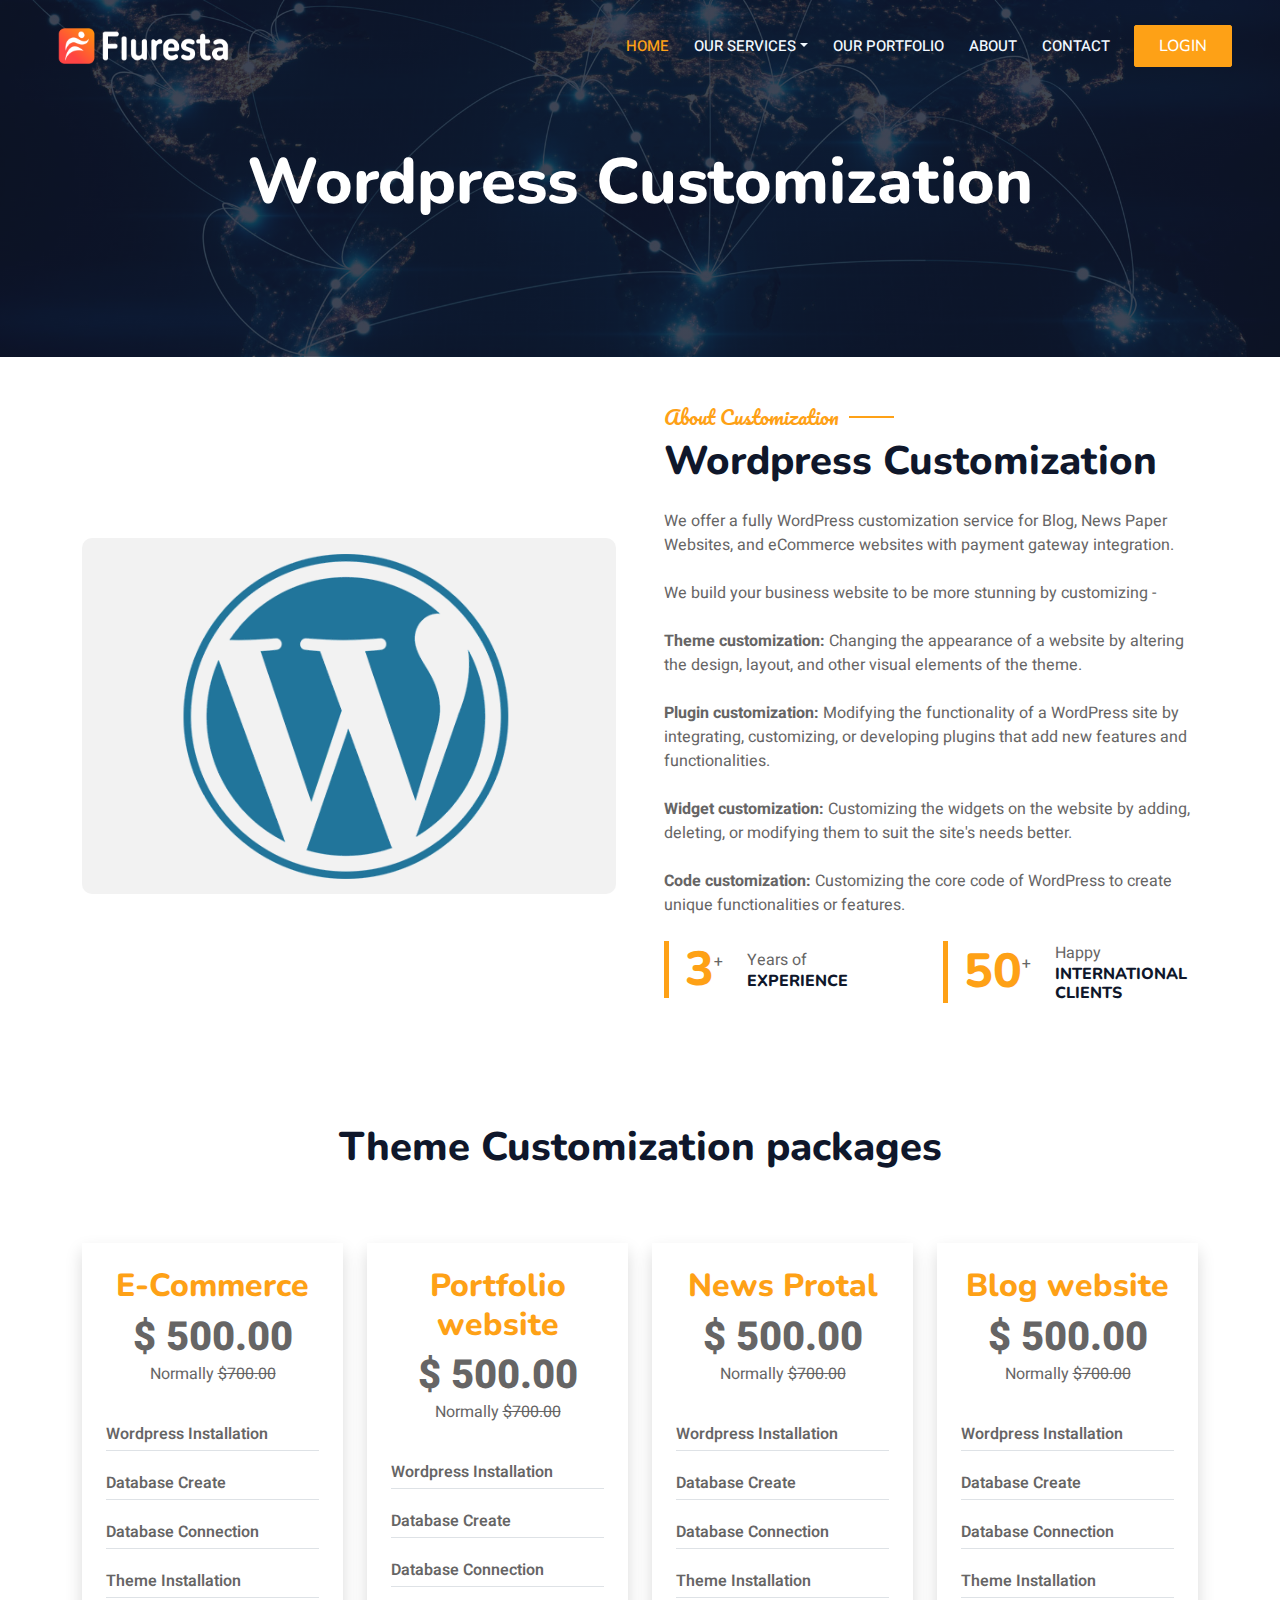
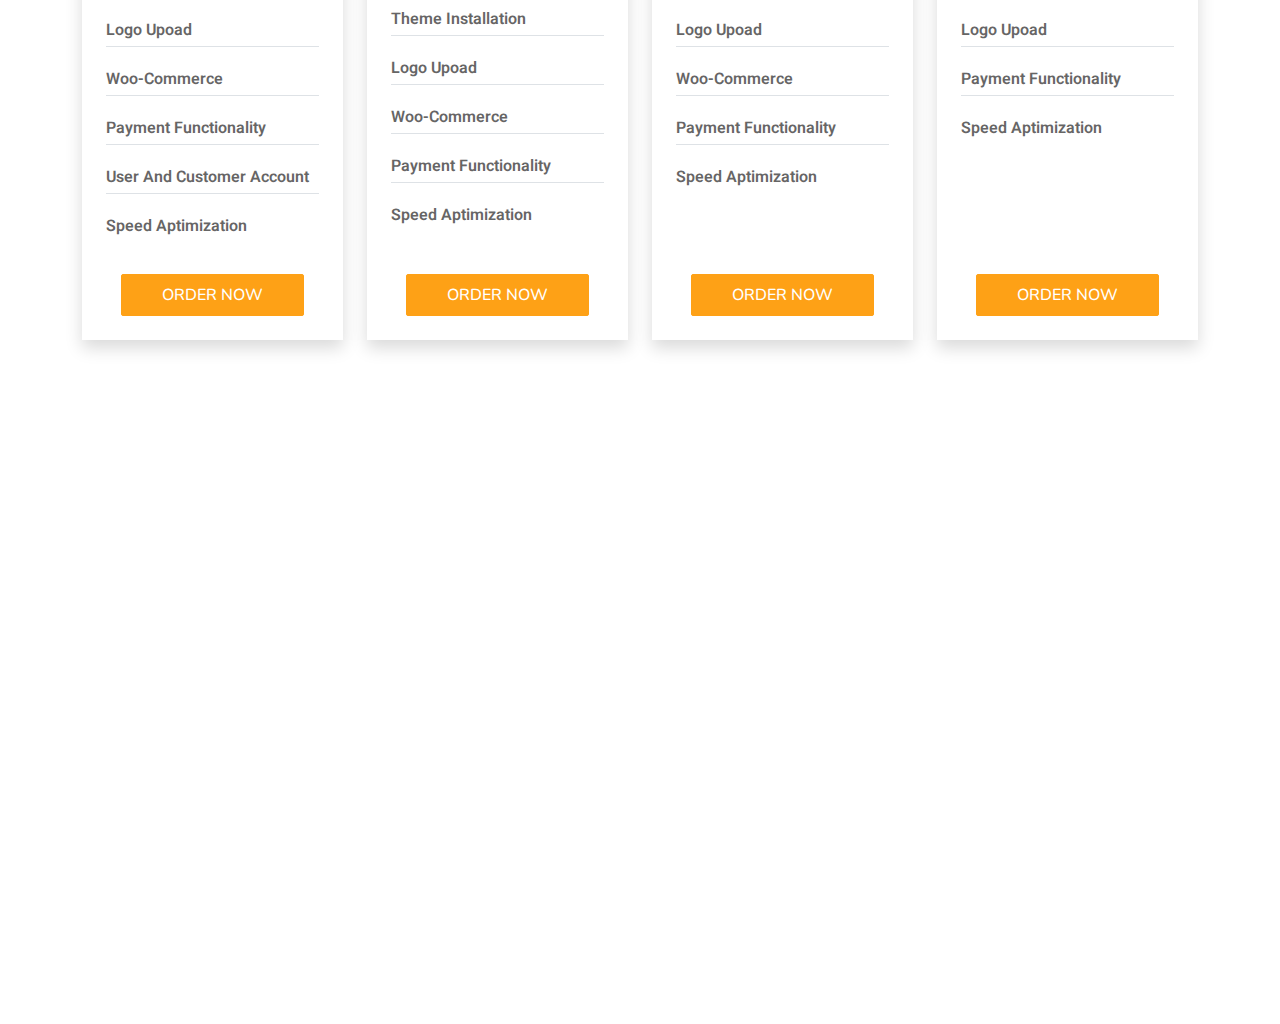
<file: wordpress.html>
<!DOCTYPE html>
<html lang="en">

<head>
    <meta charset="utf-8">
    <title>Wordpress Customization || Serving Better Teconology || Fluresta</title>
    <meta content="width=device-width, initial-scale=1.0" name="viewport">
    <meta content="" name="keywords">
    <meta content="" name="description">

    <!-- Favicon -->
    <link href="img/favicon.ico" rel="icon">

    <!-- Google Web Fonts -->
    <link rel="preconnect" href="https://fonts.googleapis.com">
    <link rel="preconnect" href="https://fonts.gstatic.com" crossorigin>
    <link
        href="https://fonts.googleapis.com/css2?family=Heebo:wght@400;500;600&family=Nunito:wght@600;700;800&family=Pacifico&display=swap"
        rel="stylesheet">

    <!-- Icon Font Stylesheet -->
    <link href="https://cdnjs.cloudflare.com/ajax/libs/font-awesome/5.10.0/css/all.min.css" rel="stylesheet">
    <link href="https://cdn.jsdelivr.net/npm/bootstrap-icons@1.4.1/font/bootstrap-icons.css" rel="stylesheet">

    <!-- Libraries Stylesheet -->
    <link href="lib/animate/animate.min.css" rel="stylesheet">
    <link href="lib/owlcarousel/assets/owl.carousel.min.css" rel="stylesheet">
    <link href="lib/tempusdominus/css/tempusdominus-bootstrap-4.min.css" rel="stylesheet" />

    <!-- Customized Bootstrap Stylesheet -->
    <link href="css/bootstrap.min.css" rel="stylesheet">

    <!-- Template Stylesheet -->
    <link href="css/style.css" rel="stylesheet">

</head>

<body>
    <div class="container-xxl bg-white p-0">
        <!-- Spinner Start -->
        <div id="spinner"
            class="show bg-white position-fixed translate-middle w-100 vh-100 top-50 start-50 d-flex align-items-center justify-content-center">
            <div class="spinner-border text-primary" style="width: 3rem; height: 3rem;" role="status">
                <span class="sr-only">Loading...</span>
            </div>
        </div>
        <!-- Spinner End -->


        <!-- Navbar & Hero Start -->
        <div class="container-xxl position-relative p-0">





            <nav class="navbar navbar-expand-lg navbar-dark bg-dark px-4 px-lg-5 py-3 py-lg-0">
                <a href="https://fluresta.com" class="navbar-brand p-0">
                    <!-- <h1 class="text-primary m-0"><i class="fa fa-utensils me-3"></i>Fluresta</h1>-->
                    <img src="img/logo.png" alt="Logo"> 
                </a>
                <button class="navbar-toggler" type="button" data-bs-toggle="collapse" data-bs-target="#navbarCollapse">
                    <span class="fa fa-bars"></span>
                </button>
                <div class="collapse navbar-collapse" id="navbarCollapse">
                    <div class="navbar-nav ms-auto py-0 pe-4">
                        <a href="https://fluresta.com" class="nav-item nav-link active">Home</a>



                        <div class="nav-item dropdown">
                            <a href="service.html" class="nav-link dropdown-toggle" data-bs-toggle="dropdown">OUR
                                SERVICES</a>
                            <div class="dropdown-menu m-0">
                                <a href="domain.html" class="dropdown-item">DOMAIN REGISTRATION</a>
                                <a href="webhosting.html" class="dropdown-item">WEB HOSTING</a>
                                <a href="vps.html" class="dropdown-item">VPS</a>
                                <a href="ssl.html" class="dropdown-item">SSL CERTIFICATE</a>
                                <a href="#" class="dropdown-item">WORDPRESS CUSTOMIZATION</a>
                                <a href="content.html" class="dropdown-item">CONTENT DEVELOPMENT</a>
                                <a href="ukbusiness.html" class="dropdown-item">UK BUSINESS</a>
                                <a href="payment.html" class="dropdown-item">PAYMENT GATEWAY CONSULTANT</a>
                            </div>
                        </div>

                        <a href="portfolio.html" class="nav-item nav-link">OUR PORTFOLIO</a>




                        <a href="about.html" class="nav-item nav-link">About</a>
                        <a href="contact.html" class="nav-item nav-link">Contact</a>

                    </div>
                    <a href="" class="btn btn-primary py-2 px-4">Login</a>
                </div>
            </nav>
            <div class="container-xxl py-5 bg-dark hero-header mb-5">
                <div class="container text-center my-5 pt-5 pb-4">
                    <h1 class="display-3 text-white mb-3 animated slideInDown">Wordpress Customization</h1>
                    <!-- <nav aria-label="breadcrumb">
                        <ul class="breadcrumb justify-content-center text-uppercase">
                            <li class="breadcrumb-item"><a href="#">Home</a></li>
                            <li class="breadcrumb-item"><a href="#">Pages</a></li>
                            <li class="breadcrumb-item text-white active" aria-current="page">Service</li>
                        </ul>
                    </nav>-->
                </div>
            </div>
        </div>
        <!-- Navbar & Hero End -->


        <!-- Service Start -->
        <div class="container-xxl">
            <div class="container">
                <!-- <div class="text-center wow fadeInUp" data-wow-delay="0.1s">
                    <h5 class="section-title ff-secondary text-center text-primary fw-normal">Our Services</h5>
                    <h1 class="mb-5">Wordpress Customization</h1>
                </div> -->
                <!-- <div class="row g-4">
                    <div class="col-lg-3 col-sm-6 wow fadeInUp" data-wow-delay="0.1s">
                        <div class="service-item rounded pt-3">
                            <div class="p-4">
                                <i class="fa fa-3x fa-user-tie text-primary mb-4"></i>
                                <h5>Master Chefs</h5>
                                <p>Diam elitr kasd sed at elitr sed ipsum justo dolor sed clita amet diam</p>
                            </div>
                        </div>
                    </div>
                    <div class="col-lg-3 col-sm-6 wow fadeInUp" data-wow-delay="0.3s">
                        <div class="service-item rounded pt-3">
                            <div class="p-4">
                                <i class="fa fa-3x fa-utensils text-primary mb-4"></i>
                                <h5>Quality Food</h5>
                                <p>Diam elitr kasd sed at elitr sed ipsum justo dolor sed clita amet diam</p>
                            </div>
                        </div>
                    </div>
                    <div class="col-lg-3 col-sm-6 wow fadeInUp" data-wow-delay="0.5s">
                        <div class="service-item rounded pt-3">
                            <div class="p-4">
                                <i class="fa fa-3x fa-cart-plus text-primary mb-4"></i>
                                <h5>Online Order</h5>
                                <p>Diam elitr kasd sed at elitr sed ipsum justo dolor sed clita amet diam</p>
                            </div>
                        </div>
                    </div>
                    <div class="col-lg-3 col-sm-6 wow fadeInUp" data-wow-delay="0.7s">
                        <div class="service-item rounded pt-3">
                            <div class="p-4">
                                <i class="fa fa-3x fa-headset text-primary mb-4"></i>
                                <h5>24/7 Service</h5>
                                <p>Diam elitr kasd sed at elitr sed ipsum justo dolor sed clita amet diam</p>
                            </div>
                        </div>
                    </div>
                    <div class="col-lg-3 col-sm-6 wow fadeInUp" data-wow-delay="0.1s">
                        <div class="service-item rounded pt-3">
                            <div class="p-4">
                                <i class="fa fa-3x fa-user-tie text-primary mb-4"></i>
                                <h5>Master Chefs</h5>
                                <p>Diam elitr kasd sed at elitr sed ipsum justo dolor sed clita amet diam</p>
                            </div>
                        </div>
                    </div>
                    <div class="col-lg-3 col-sm-6 wow fadeInUp" data-wow-delay="0.3s">
                        <div class="service-item rounded pt-3">
                            <div class="p-4">
                                <i class="fa fa-3x fa-utensils text-primary mb-4"></i>
                                <h5>Quality Food</h5>
                                <p>Diam elitr kasd sed at elitr sed ipsum justo dolor sed clita amet diam</p>
                            </div>
                        </div>
                    </div>
                    <div class="col-lg-3 col-sm-6 wow fadeInUp" data-wow-delay="0.5s">
                        <div class="service-item rounded pt-3">
                            <div class="p-4">
                                <i class="fa fa-3x fa-cart-plus text-primary mb-4"></i>
                                <h5>Online Order</h5>
                                <p>Diam elitr kasd sed at elitr sed ipsum justo dolor sed clita amet diam</p>
                            </div>
                        </div>
                    </div>
                    <div class="col-lg-3 col-sm-6 wow fadeInUp" data-wow-delay="0.7s">
                        <div class="service-item rounded pt-3">
                            <div class="p-4">
                                <i class="fa fa-3x fa-headset text-primary mb-4"></i>
                                <h5>24/7 Service</h5>
                                <p>Diam elitr kasd sed at elitr sed ipsum justo dolor sed clita amet diam</p>
                            </div>
                        </div>
                    </div>
                </div> -->

            </div>
        </div>
        <!-- Service End -->
        <!-- common section Start -->
        <div class="container-xxl">
            <div class="container">
                <div class="row g-5 align-items-center">
                    <div class="col-lg-6">
                        <!-- <div class="row g-3">
                            <div class="col-6 text-start">
                                <img class="img-fluid rounded w-100 wow zoomIn" data-wow-delay="0.1s"
                                    src="img/office100.jpg">
                            </div>
                            <div class="col-6 text-start">
                                <img class="img-fluid rounded h-100 wow zoomIn" data-wow-delay="0.3s"
                                    src="img/customization (2).jpg" style="margin-top: 5%;">
                            </div>
                            <div class="col-6 text-end">
                                <img class="img-fluid rounded w-75 wow zoomIn" data-wow-delay="0.5s"
                                    src="img/customization (1).jpg">
                            </div>
                            <div class="col-6 text-end">
                                <img class="img-fluid rounded w-100 wow zoomIn" data-wow-delay="0.7s"
                                    src="img/customization (1).jpg">
                            </div>
                        </div> -->
                        <img src="img/Wordpress.png" class="img-fluid common-section-img p-0 w-100" alt="wordpress customization">
                    </div>
                    <div class="col-lg-6">
                        <h5 class="section-title ff-secondary text-start text-primary fw-normal">About Customization
                        </h5>


                        <h1 class="mb-4 text-capitalize">Wordpress customization</h1>



                        <p class="mb-4">We offer a fully WordPress customization service for Blog, News Paper Websites, and eCommerce websites with payment gateway integration. </p>
                        <p class="mb-4">We build your business website to be more stunning by customizing -</p>
                        <p class="mb-4"><b>Theme customization:</b> Changing the appearance of a website by altering the design, layout, and other visual elements of the theme. </p>
                        <p class="mb-4"><b>Plugin customization:</b> Modifying the functionality of a WordPress site by integrating, customizing, or developing plugins that add new features and functionalities.</p>
                        <p class="mb-4"><b>Widget customization:</b> Customizing the widgets on the website by adding, deleting, or modifying them to suit the site's needs better.</p>
                        <p class="mb-4"><b>Code customization:</b> Customizing the core code of WordPress to create unique functionalities or features.</p>
                        <div class="row g-4 mb-4">
                            <div class="col-sm-6">
                                <div class="d-flex align-items-center border-start border-5 border-primary px-3">
                                    <h1 class="flex-shrink-0 display-5 text-primary mb-0" data-toggle="counter-up">3
                                    </h1>
                                    <P>+</P>
                                    <div class="ps-4">
                                        <p class="mb-0">Years of</p>
                                        <h6 class="text-uppercase mb-0">Experience</h6>
                                    </div>
                                </div>
                            </div>
                            <div class="col-sm-6">
                                <div class="d-flex align-items-center border-start border-5 border-primary px-3">
                                    <h1 class="flex-shrink-0 display-5 text-primary mb-0" data-toggle="counter-up">50
                                    </h1>
                                    <P>+</P>
                                    <div class="ps-4">
                                        <p class="mb-0">Happy</p>
                                        <h6 class="text-uppercase mb-0">International Clients</h6>
                                    </div>
                                </div>
                            </div>
                        </div>
                        <!-- <a class="btn btn-primary py-3 px-5 mt-2" href="">Read More</a> -->
                    </div>
                </div>
            </div>
        </div>
        <!-- common section End -->
        <!-- customization packege start -->
        <section class="container-xxl py-5">
            <div class="container">
                <div class="row">
                    <h1 class="text-center my-5">Theme Customization packages</h1>
                    <div class="col-md-6 col-xl-3 my-4">
                        <div class="packege p-2 shadow d-flex justify-content-between flex-column h-100">
                            <div>
                                <div class="packege-header text-center py-3">
                                    <h2 class="packeg-title text-primary">E-Commerce</h2>
                                    <span class="display-6 my-4">$ 500.00</span><br>
                                    <span class="text-capitalize">normally <del>$700.00</del></span>
                                </div>
                               <ul class="mt-3 list-unstyled mx-3">
                                    <li class="border-bottom py-1 mt-3 text-capitalize">Wordpress Installation</li>
                                    <li class="border-bottom py-1 mt-3 text-capitalize">Database Create</li>
                                    <li class="border-bottom py-1 mt-3 text-capitalize">Database connection</li>
                                    <li class="border-bottom py-1 mt-3 text-capitalize">Theme Installation</li>
                                    <li class="border-bottom py-1 mt-3 text-capitalize">Logo upoad</li>
                                    <li class="border-bottom py-1 mt-3 text-capitalize">woo-commerce</li>
                                    <li class="border-bottom py-1 mt-3 text-capitalize">payment functionality</li>
                                    <li class="border-bottom py-1 mt-3 text-capitalize">User and Customer account</li>
                                    <li class="py-1 mt-3 text-capitalize">speed aptimization</li>
                                </ul>
                            </div>
                            <a href="#" class="text-uppercase btn btn-primary py-2 my-3 w-75 mx-auto d-block">order now</a>
                        </div>
                    </div><!--col-md-6 col-xl-3-->
                    <div class="col-md-6 col-xl-3 my-4">
                        <div class="packege p-2 shadow d-flex justify-content-between flex-column h-100">
                            <div>
                                <div class="packege-header text-center py-3">
                                    <h2 class="packeg-title text-primary">Portfolio website</h2>
                                    <span class="display-6 my-4">$ 500.00</span><br>
                                    <span class="text-capitalize">normally <del>$700.00</del></span>
                                </div>
                               <ul class="mt-3 list-unstyled mx-3">
                                    <li class="border-bottom py-1 mt-3 text-capitalize">Wordpress Installation</li>
                                    <li class="border-bottom py-1 mt-3 text-capitalize">Database Create</li>
                                    <li class="border-bottom py-1 mt-3 text-capitalize">Database connection</li>
                                    <li class="border-bottom py-1 mt-3 text-capitalize">Theme Installation</li>
                                    <li class="border-bottom py-1 mt-3 text-capitalize">Logo upoad</li>
                                    <li class="border-bottom py-1 mt-3 text-capitalize">woo-commerce</li>
                                    <li class="border-bottom py-1 mt-3 text-capitalize">payment functionality</li>
                                    <li class="py-1 mt-3 text-capitalize">speed aptimization</li>
                                </ul>
                            </div>
                            <a href="#" class="text-uppercase btn btn-primary py-2 my-3 w-75 mx-auto d-block">order now</a>
                        </div>
                    </div><!--col-md-6 col-xl-3 -->
                    <div class="col-md-6 col-xl-3 my-4">
                        <div class="packege p-2 shadow d-flex justify-content-between flex-column h-100">
                            <div>
                                <div class="packege-header text-center py-3">
                                    <h2 class="packeg-title text-primary">News Protal</h2>
                                    <span class="display-6 my-4">$ 500.00</span><br>
                                    <span class="text-capitalize">normally <del>$700.00</del></span>
                                </div>
                               <ul class="mt-3 list-unstyled mx-3">
                                    <li class="border-bottom py-1 mt-3 text-capitalize">Wordpress Installation</li>
                                    <li class="border-bottom py-1 mt-3 text-capitalize">Database Create</li>
                                    <li class="border-bottom py-1 mt-3 text-capitalize">Database connection</li>
                                    <li class="border-bottom py-1 mt-3 text-capitalize">Theme Installation</li>
                                    <li class="border-bottom py-1 mt-3 text-capitalize">Logo upoad</li>
                                    <li class="border-bottom py-1 mt-3 text-capitalize">woo-commerce</li>
                                    <li class="border-bottom py-1 mt-3 text-capitalize">payment functionality</li>
                                    <li class="py-1 mt-3 text-capitalize">speed aptimization</li>
                                </ul>
                            </div>
                            <a href="#" class="text-uppercase btn btn-primary py-2 my-3 w-75 mx-auto d-block">order now</a>
                        </div>
                    </div><!--col-md-6 col-xl-3 -->
                    <div class="col-md-6 col-xl-3 my-4">
                        <div class="packege p-2 shadow d-flex justify-content-between flex-column h-100">
                           <div>
                            <div class="packege-header text-center py-3">
                                <h2 class="packeg-title text-primary">Blog website</h2>
                                <span class="display-6 my-4">$ 500.00</span><br>
                                <span class="text-capitalize">normally <del>$700.00</del></span>
                            </div>
                           <ul class="mt-3 list-unstyled mx-3">
                                <li class="border-bottom py-1 mt-3 text-capitalize">Wordpress Installation</li>
                                <li class="border-bottom py-1 mt-3 text-capitalize">Database Create</li>
                                <li class="border-bottom py-1 mt-3 text-capitalize">Database connection</li>
                                <li class="border-bottom py-1 mt-3 text-capitalize">Theme Installation</li>
                                <li class="border-bottom py-1 mt-3 text-capitalize">Logo upoad</li>
                                <li class="border-bottom py-1 mt-3 text-capitalize">payment functionality</li>
                                <li class="py-1 mt-3 text-capitalize">speed aptimization</li>
                            </ul>
                           </div>
                           <a href="#" class="text-uppercase btn btn-primary py-2 my-3 w-75 mx-auto d-block">order now</a>
                        </div>
                    </div><!--col-md-6 col-xl-3 -->
                </div>
            </div>
        </section>
        <!-- customization packege end -->
    <!-- Footer Start -->
    <div class="container-fluid bg-dark text-light footer pt-5 mt-5 wow fadeIn" data-wow-delay="0.1s">
        <div class="container py-5">
            <div class="row g-5">
                <div class="col-lg-3 col-md-6">
                    <h4 class="section-title ff-secondary text-start text-primary fw-normal mb-4">Fluresta</h4>
                    <p>Our goal  is to ensure users have the necessary technical resources and assistance to effectively perform their online based-work.</p>
                    <div class="mt-4">
                        <a href="https://fluresta.com">
                                <img class="img-fluid w-50" src="img/logo.png" alt="logo">
                           </a>
                    </div>
                </div>
                <div class="col-lg-3 col-md-6">
                    <h4 class="section-title ff-secondary text-start text-primary fw-normal mb-4">Company</h4>
                    <a class="btn btn-link" href="https://fluresta.com">Home</a>
                    <a class="btn btn-link" href="domain.html">Domain Registration</a>
                    <a class="btn btn-link" href="wordpress.html">Wordpress Customization</a>
                    <a class="btn btn-link" href="">Privacy Policy</a>
                    <a class="btn btn-link" href="">Terms & Condition</a>
                </div>
                  <div class="col-lg-3 col-md-6">
                    <h4 class="section-title ff-secondary text-start text-primary fw-normal mb-4">Office Hours</h4>
                    <h5 class="text-light fw-normal">Sunday - Thursdays</h5>
                    <p>10AM - 09PM</p>
                    <h5 class="text-light fw-normal">Saturday</h5>
                    <p>12PM - 4PM</p>
                </div>
                <div class="col-lg-3 col-md-6">
                    <h4 class="section-title ff-secondary text-start text-primary fw-normal mb-4">Contact</h4>
                    <p class="mb-2"><i class="fa fa-map-marker-alt me-3"></i>87 Dhopokhola , Mymensingh</p>
                    <p class="mb-2"><i class="fa fa-phone-alt me-3"></i>+88 01719 375526</p>
                    <p class="mb-2"><i class="fa fa-envelope me-3"></i>support@fluresta.com</p>
                    <p class="mb-2"><i class="fa fa-headphones-alt me-3"></i>24/7 online customer support</p>
                    <div class="d-flex pt-2">
                        <a class="btn btn-outline-light btn-social" href=""><i class="fab fa-twitter"></i></a>
                        <a class="btn btn-outline-light btn-social" href="https://www.facebook.com/fluresta" target="_blank"><i class="fab fa-facebook-f"></i></a>
                        <a class="btn btn-outline-light btn-social" href=""><i class="fab fa-youtube"></i></a>
                        <a class="btn btn-outline-light btn-social" href=""><i class="fab fa-linkedin-in"></i></a>
                    </div>
                </div>
            </div>
            <div class="payment-option mt-5 pt-4 col-md-5 mx-auto">
                <img class="img-fluid" src="img/payment-option.png" alt="payment option">
            </div>
        </div>
        <div class="container">
            <div class="copyright">
                <div class="row">
                    <div class="text-center  mb-3 mb-md-0">
                        2023 &copy; by Fluresta . All Right Reserved.
                    </div>

                </div>
            </div>
        </div>
    </div>
    <!-- Footer End -->


        <!-- Back to Top -->
        <!-- <a href="#" class="btn btn-lg btn-primary btn-lg-square back-to-top"><i class="bi bi-arrow-up"></i></a> -->
    </div>

    <!-- JavaScript Libraries -->
    <script src="https://code.jquery.com/jquery-3.4.1.min.js"></script>
    <script src="https://cdn.jsdelivr.net/npm/bootstrap@5.0.0/dist/js/bootstrap.bundle.min.js"></script>
    <script src="lib/wow/wow.min.js"></script>
    <script src="lib/easing/easing.min.js"></script>
    <script src="lib/waypoints/waypoints.min.js"></script>
    <script src="lib/counterup/counterup.min.js"></script>
    <script src="lib/owlcarousel/owl.carousel.min.js"></script>
    <script src="lib/tempusdominus/js/moment.min.js"></script>
    <script src="lib/tempusdominus/js/moment-timezone.min.js"></script>
    <script src="lib/tempusdominus/js/tempusdominus-bootstrap-4.min.js"></script>

    <!-- Template Javascript -->
    <script src="js/main.js"></script>


    <div id="fb-root"></div>

    <!-- Your Chat Plugin code -->
    <div id="fb-customer-chat" class="fb-customerchat">
    </div>

    <script>
      var chatbox = document.getElementById('fb-customer-chat');
      chatbox.setAttribute("page_id", "102589046098539");
      chatbox.setAttribute("attribution", "biz_inbox");
    </script>

    <!-- Your SDK code -->
    <script>
      window.fbAsyncInit = function() {
        FB.init({
          xfbml            : true,
          version          : 'v16.0'
        });
      };

      (function(d, s, id) {
        var js, fjs = d.getElementsByTagName(s)[0];
        if (d.getElementById(id)) return;
        js = d.createElement(s); js.id = id;
        js.src = 'https://connect.facebook.net/en_US/sdk/xfbml.customerchat.js';
        fjs.parentNode.insertBefore(js, fjs);
      }(document, 'script', 'facebook-jssdk'));
    </script>



</body>

</html>
</file>
<file: css/style.css>
/********** Template CSS **********/
:root {
    --primary: #FEA116;
    --light: #F1F8FF;
    --dark: #0F172B;
}

.ff-secondary {
    font-family: 'Pacifico', cursive;
}

.fw-medium {
    font-weight: 600 !important;
}

.fw-semi-bold {
    font-weight: 700 !important;
}

.back-to-top {
    position: fixed;
    display: none;
    right: 45px;
    bottom: 45px;
    z-index: 99;
}


/*** Spinner ***/
#spinner {
    opacity: 0;
    visibility: hidden;
    transition: opacity .5s ease-out, visibility 0s linear .5s;
    z-index: 99999;
}

#spinner.show {
    transition: opacity .5s ease-out, visibility 0s linear 0s;
    visibility: visible;
    opacity: 1;
}


/*** Button ***/
.btn {
    font-family: 'Nunito', sans-serif;
    font-weight: 500;
    text-transform: uppercase;
    transition: .5s;
}

.btn.btn-primary,
.btn.btn-secondary {
    color: #FFFFFF;
}

.btn-square {
    width: 38px;
    height: 38px;
}

.btn-sm-square {
    width: 32px;
    height: 32px;
}

.btn-lg-square {
    width: 48px;
    height: 48px;
}

.btn-square,
.btn-sm-square,
.btn-lg-square {
    padding: 0;
    display: flex;
    align-items: center;
    justify-content: center;
    font-weight: normal;
    border-radius: 2px;
}


/*** Navbar ***/
.navbar-dark .navbar-nav .nav-link {
    position: relative;
    margin-left: 25px;
    padding: 35px 0;
    font-size: 15px;
    color: var(--light) !important;
    text-transform: uppercase;
    font-weight: 500;
    outline: none;
    transition: .5s;
}

.sticky-top.navbar-dark .navbar-nav .nav-link {
    padding: 20px 0;
}

.navbar-dark .navbar-nav .nav-link:hover,
.navbar-dark .navbar-nav .nav-link.active {
    color: var(--primary) !important;
}

.navbar-dark .navbar-brand img {
    max-height: 60px;
    transition: .5s;
}

.sticky-top.navbar-dark .navbar-brand img {
    max-height: 45px;
}

@media (max-width: 991.98px) {
    .sticky-top.navbar-dark {
        position: relative;
    }

    .navbar-dark .navbar-collapse {
        margin-top: 15px;
        border-top: 1px solid rgba(255, 255, 255, .1)
    }

    .navbar-dark .navbar-nav .nav-link,
    .sticky-top.navbar-dark .navbar-nav .nav-link {
        padding: 10px 0;
        margin-left: 0;
    }

    .navbar-dark .navbar-brand img {
        max-height: 45px;
    }
}

@media (min-width: 992px) {
    .navbar-dark {
        position: absolute;
        width: 100%;
        top: 0;
        left: 0;
        z-index: 999;
        background: transparent !important;
    }
    
    .sticky-top.navbar-dark {
        position: fixed;
        background: var(--dark) !important;
    }
}


/*** Hero Header ***/
.hero-header {
    background: linear-gradient(rgba(15, 23, 43, .8), rgba(15, 23, 43, .8)), url(../img/herobg.jpg);
    background-position: center center;
    background-repeat: no-repeat;
    background-size: cover;
}

.hero-header img {
    animation: imgRotate 50s linear infinite;
}

@keyframes imgRotate { 
    100% { 
        transform: rotate(360deg); 
    } 
}

.breadcrumb-item + .breadcrumb-item::before {
    color: rgba(255, 255, 255, .5);
}


/*** Section Title ***/
.section-title {
    position: relative;
    display: inline-block;
}

.section-title::before {
    position: absolute;
    content: "";
    width: 45px;
    height: 2px;
    top: 50%;
    left: -55px;
    margin-top: -1px;
    background: var(--primary);
}

.section-title::after {
    position: absolute;
    content: "";
    width: 45px;
    height: 2px;
    top: 50%;
    right: -55px;
    margin-top: -1px;
    background: var(--primary);
}

.section-title.text-start::before,
.section-title.text-end::after {
    display: none;
}


/*** Service ***/
.service-item {
    box-shadow: 0 0 45px rgba(0, 0, 0, .08);
    transition: .5s;
}

.service-item:hover {
    background: var(--primary);
}

.service-item * {
    transition: .5s;
}

.service-item:hover * {
    color: var(--light) !important;
}


/*** Food Menu ***/
.nav-pills .nav-item .active {
    border-bottom: 2px solid var(--primary);
}


/*** Youtube Video ***/
.video {
    position: relative;
    height: 100%;
    min-height: 500px;
    background: linear-gradient(rgba(15, 23, 43, .1), rgba(15, 23, 43, .1)), url(../img/dc.png);
    background-position: center center;
    background-repeat: no-repeat;
    background-size: cover;
}

.video .btn-play {
    position: absolute;
    z-index: 3;
    top: 50%;
    left: 50%;
    transform: translateX(-50%) translateY(-50%);
    box-sizing: content-box;
    display: block;
    width: 32px;
    height: 44px;
    border-radius: 50%;
    border: none;
    outline: none;
    padding: 18px 20px 18px 28px;
}

.video .btn-play:before {
    content: "";
    position: absolute;
    z-index: 0;
    left: 50%;
    top: 50%;
    transform: translateX(-50%) translateY(-50%);
    display: block;
    width: 100px;
    height: 100px;
    background: var(--primary);
    border-radius: 50%;
    animation: pulse-border 1500ms ease-out infinite;
}

.video .btn-play:after {
    content: "";
    position: absolute;
    z-index: 1;
    left: 50%;
    top: 50%;
    transform: translateX(-50%) translateY(-50%);
    display: block;
    width: 100px;
    height: 100px;
    background: var(--primary);
    border-radius: 50%;
    transition: all 200ms;
}

.video .btn-play img {
    position: relative;
    z-index: 3;
    max-width: 100%;
    width: auto;
    height: auto;
}

.video .btn-play span {
    display: block;
    position: relative;
    z-index: 3;
    width: 0;
    height: 0;
    border-left: 32px solid var(--dark);
    border-top: 22px solid transparent;
    border-bottom: 22px solid transparent;
}

@keyframes pulse-border {
    0% {
        transform: translateX(-50%) translateY(-50%) translateZ(0) scale(1);
        opacity: 1;
    }

    100% {
        transform: translateX(-50%) translateY(-50%) translateZ(0) scale(1.5);
        opacity: 0;
    }
}

#videoModal {
    z-index: 99999;
}

#videoModal .modal-dialog {
    position: relative;
    max-width: 800px;
    margin: 60px auto 0 auto;
}

#videoModal .modal-body {
    position: relative;
    padding: 0px;
}

#videoModal .close {
    position: absolute;
    width: 30px;
    height: 30px;
    right: 0px;
    top: -30px;
    z-index: 999;
    font-size: 30px;
    font-weight: normal;
    color: #FFFFFF;
    background: #000000;
    opacity: 1;
}


/*** Team ***/
.team-item {
    box-shadow: 0 0 45px rgba(0, 0, 0, .08);
    height: calc(100% - 38px);
    transition: .5s;
}

.team-item img {
    transition: .5s;
}

.team-item:hover img {
    transform: scale(1.1);
}

.team-item:hover {
    height: 100%;
}

.team-item .btn {
    border-radius: 38px 38px 0 0;
}


/*** Testimonial ***/
.testimonial-carousel .owl-item .testimonial-item,
.testimonial-carousel .owl-item.center .testimonial-item * {
    transition: .5s;
}

.testimonial-carousel .owl-item.center .testimonial-item {
    background: var(--primary) !important;
    border-color: var(--primary) !important;
}

.testimonial-carousel .owl-item.center .testimonial-item * {
    color: var(--light) !important;
}

.testimonial-carousel .owl-dots {
    margin-top: 24px;
    display: flex;
    align-items: flex-end;
    justify-content: center;
}

.testimonial-carousel .owl-dot {
    position: relative;
    display: inline-block;
    margin: 0 5px;
    width: 15px;
    height: 15px;
    border: 1px solid #CCCCCC;
    border-radius: 15px;
    transition: .5s;
}

.testimonial-carousel .owl-dot.active {
    background: var(--primary);
    border-color: var(--primary);
}


/*** Footer ***/
.footer .btn.btn-social {
    margin-right: 5px;
    width: 35px;
    height: 35px;
    display: flex;
    align-items: center;
    justify-content: center;
    color: var(--light);
    border: 1px solid #FFFFFF;
    border-radius: 35px;
    transition: .3s;
}

.footer .btn.btn-social:hover {
    color: var(--primary);
}

.footer .btn.btn-link {
    display: block;
    margin-bottom: 5px;
    padding: 0;
    text-align: left;
    color: #FFFFFF;
    font-size: 15px;
    font-weight: normal;
    text-transform: capitalize;
    transition: .3s;
}

.footer .btn.btn-link::before {
    position: relative;
    content: "\f105";
    font-family: "Font Awesome 5 Free";
    font-weight: 900;
    margin-right: 10px;
}

.footer .btn.btn-link:hover {
    letter-spacing: 1px;
    box-shadow: none;
}

.footer .copyright {
    padding: 25px 0;
    font-size: 15px;
    border-top: 1px solid rgba(256, 256, 256, .1);
}

.footer .copyright a {
    color: var(--light);
}

.footer .footer-menu a {
    margin-right: 15px;
    padding-right: 15px;
    border-right: 1px solid rgba(255, 255, 255, .1);
}

.footer .footer-menu a:last-child {
    margin-right: 0;
    padding-right: 0;
    border-right: none;
}

/* custom css */
.packege li{
    font-weight: 600 !important;
}
/* .packege li:last-child{
    border-bottom: none !important;
} */

.domain-regi input
{
border-radius :10px 0 0 10px !important;
}
.domain-regi a
{
border-radius :0 10px 10px 0 !important;
}

.common-section-img{
    border-radius: 10px;
}
.domain img{
    height: 400px !important;
    border-radius: 5px;
}
/* slider item size fixed */
.home-page .testimonial-carousel .testimonial-item{
    height: 280px !important;
}
@media screen and (max-width: 1380px) {
    .home-page .testimonial-carousel .testimonial-item{
        min-height: 350px !important;
    }
}
@media screen and (max-width: 768px) {
    .home-page .testimonial-carousel .testimonial-item{
        height: 280px !important;
    }
}

/* payment slider */
.payment-slider img{
    height: 160px !important;
    width: 160px !important;
}
</file>
